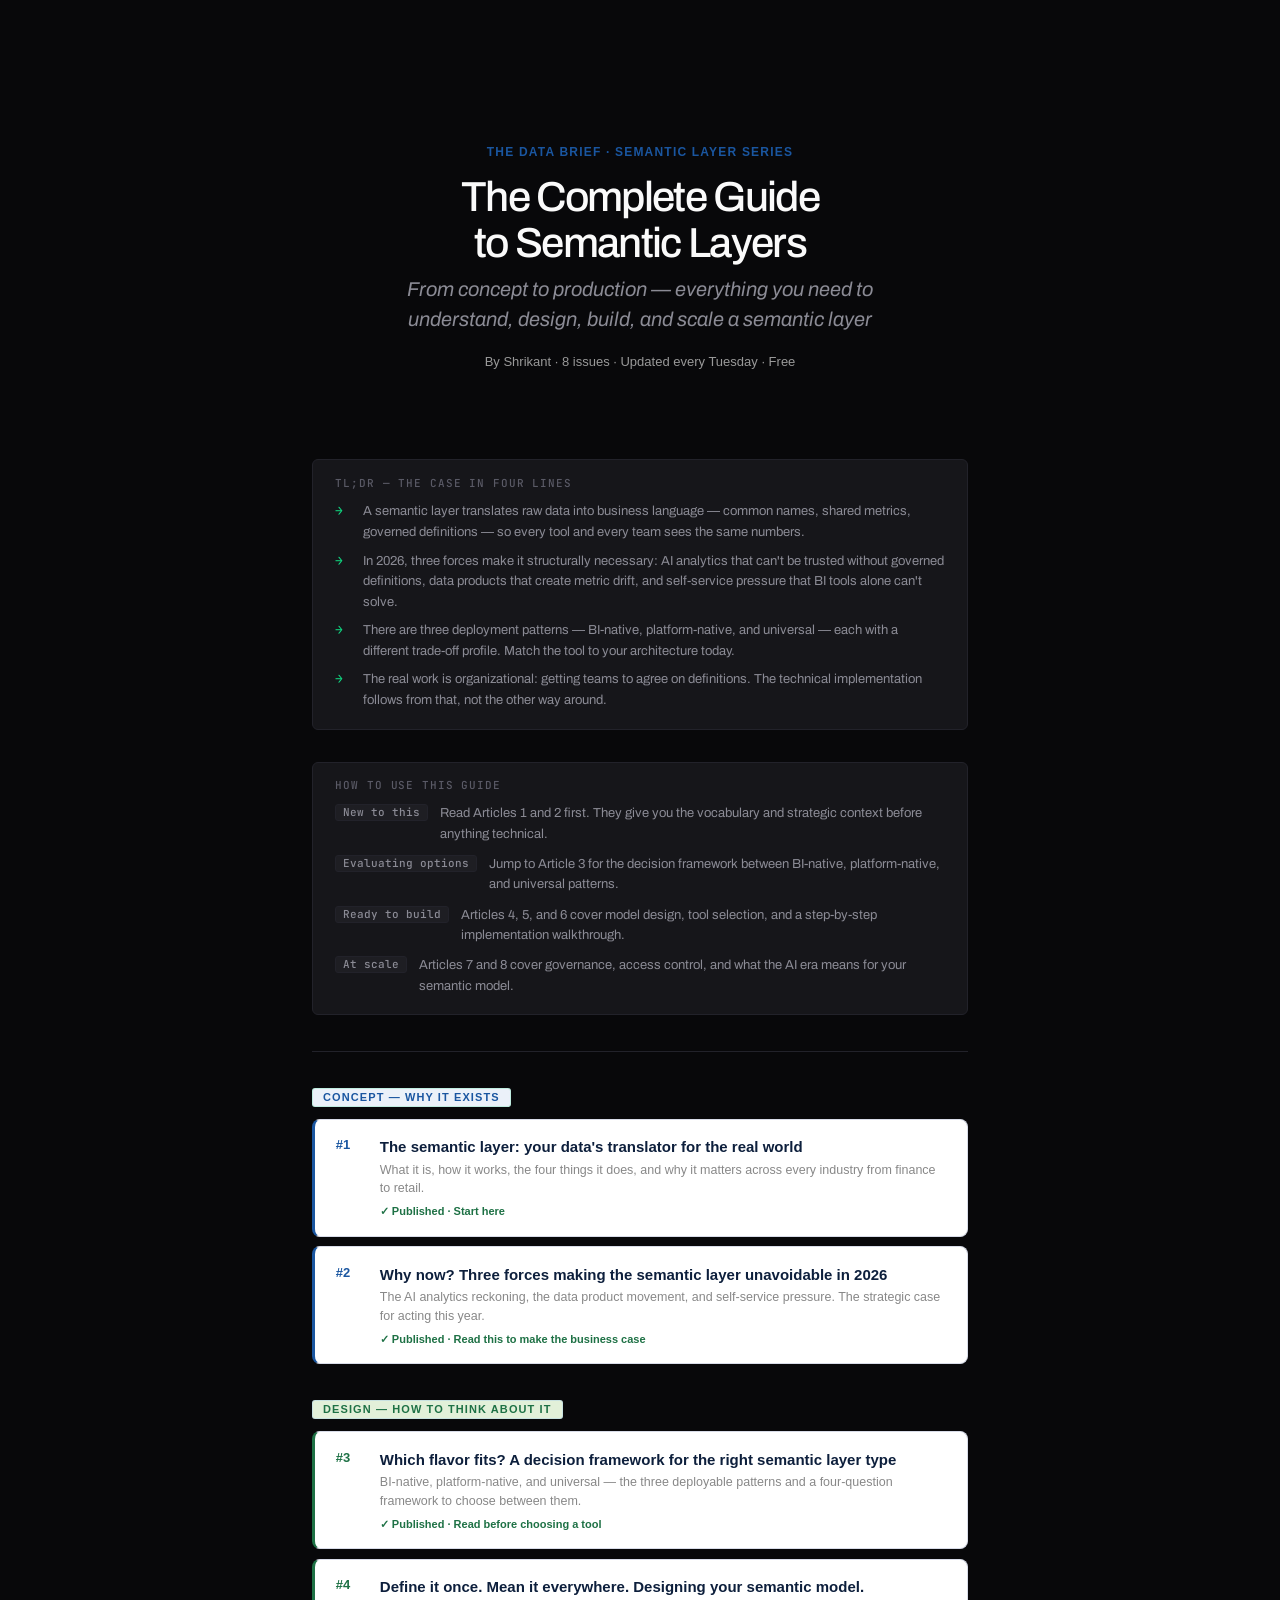
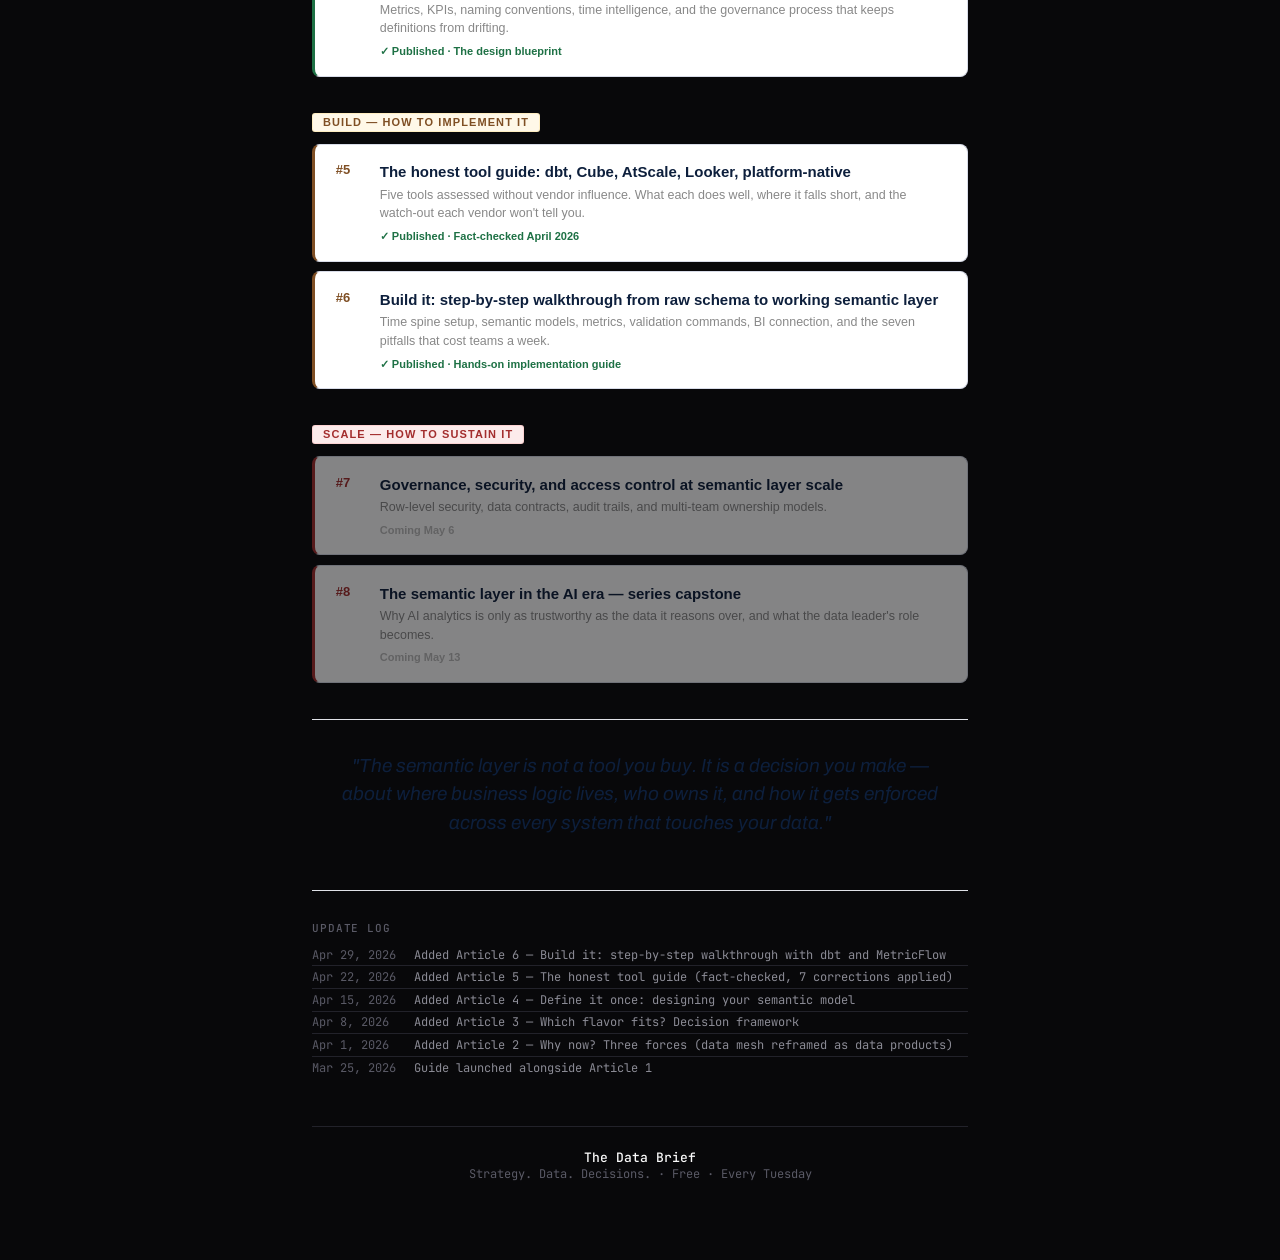
<file: tdb_semantic_layer_series/index.html>
<!DOCTYPE html>
<html lang="en">
<head>
<meta charset="UTF-8">
<meta name="viewport" content="width=device-width,initial-scale=1">
<title>The Data Brief · Semantic Layer Series</title>
<link rel="stylesheet" href="style.css">
<style>
.index-hero{text-align:center;padding:3rem 0 2rem}
.index-hero h1{font-size:42px;margin-bottom:.5rem}
.index-hero .subtitle{font-size:20px;max-width:520px;margin:0 auto 1rem}
.index-brand{font-family:Arial,sans-serif;font-size:12px;font-weight:700;color:#1A56A0;letter-spacing:.1em;text-transform:uppercase;margin-bottom:1rem}
.phase-section{margin-bottom:2.25rem}
.phase-label{font-family:Arial,sans-serif;font-size:11px;font-weight:700;letter-spacing:.1em;text-transform:uppercase;padding:3px 10px;border-radius:3px;display:inline-block;margin-bottom:.75rem}
.phase-label.concept{background:#EBF1F9;color:#1A56A0}
.phase-label.design{background:#E2F0D9;color:#1E7145}
.phase-label.build{background:#FFF8E8;color:#7F4F24}
.phase-label.scale{background:#FCEBEB;color:#A32D2D}
.article-link{display:flex;gap:1rem;border:0.5px solid #D8DCE8;border-radius:8px;padding:1.1rem 1.3rem;margin-bottom:.6rem;text-decoration:none;background:#fff;transition:border-color .15s,box-shadow .15s;align-items:flex-start}
.article-link:hover{border-color:#1A56A0;box-shadow:0 2px 8px rgba(26,86,160,.1)}
.article-link.concept{border-left:3px solid #1A56A0}
.article-link.design{border-left:3px solid #1E7145}
.article-link.build{border-left:3px solid #7F4F24}
.article-link.scale{border-left:3px solid #A32D2D;opacity:.5;cursor:default;pointer-events:none}
.art-num{font-family:Arial,sans-serif;font-size:13px;font-weight:700;min-width:28px;padding-top:1px}
.art-num.concept{color:#1A56A0}
.art-num.design{color:#1E7145}
.art-num.build{color:#7F4F24}
.art-num.scale{color:#A32D2D}
.art-body{}
.art-title{font-family:Arial,sans-serif;font-size:15px;font-weight:700;color:#0D1F3C;line-height:1.35;margin-bottom:3px}
.art-desc{font-family:Arial,sans-serif;font-size:12.5px;color:#888;line-height:1.5;margin-bottom:4px}
.art-status{font-family:Arial,sans-serif;font-size:11px;font-weight:700}
.art-status.live{color:#1E7145}
.art-status.coming{color:#BBB}
.index-quote{text-align:center;padding:2rem 1.5rem;margin:2rem 0;border-top:0.5px solid #E0E2E8;border-bottom:0.5px solid #E0E2E8}
.index-quote p{font-size:19px;font-style:italic;color:#0D1F3C;line-height:1.5}
</style>
</head>
<body>
<div class="article">
  <div class="index-hero">
    <div class="index-brand">The Data Brief · Semantic Layer Series</div>
    <h1>The Complete Guide<br>to Semantic Layers</h1>
    <p class="subtitle">From concept to production — everything you need to understand, design, build, and scale a semantic layer</p>
    <p style="font-family:Arial,sans-serif;font-size:13px;color:#999">By Shrikant · 8 issues · Updated every Tuesday · Free</p>
  </div>

  <div class="tldr">
    <div class="tldr-label">TL;DR — The case in four lines</div>
    <div class="tldr-row"><span class="tldr-arrow">→</span><span class="tldr-text">A semantic layer translates raw data into business language — common names, shared metrics, governed definitions — so every tool and every team sees the same numbers.</span></div>
    <div class="tldr-row"><span class="tldr-arrow">→</span><span class="tldr-text">In 2026, three forces make it structurally necessary: AI analytics that can't be trusted without governed definitions, data products that create metric drift, and self-service pressure that BI tools alone can't solve.</span></div>
    <div class="tldr-row"><span class="tldr-arrow">→</span><span class="tldr-text">There are three deployment patterns — BI-native, platform-native, and universal — each with a different trade-off profile. Match the tool to your architecture today.</span></div>
    <div class="tldr-row"><span class="tldr-arrow">→</span><span class="tldr-text">The real work is organizational: getting teams to agree on definitions. The technical implementation follows from that, not the other way around.</span></div>
  </div>

  <div class="how-to-use">
    <div class="how-label">How to use this guide</div>
    <div class="how-row"><span class="how-icon">New to this</span><span class="how-text">Read Articles 1 and 2 first. They give you the vocabulary and strategic context before anything technical.</span></div>
    <div class="how-row"><span class="how-icon">Evaluating options</span><span class="how-text">Jump to Article 3 for the decision framework between BI-native, platform-native, and universal patterns.</span></div>
    <div class="how-row"><span class="how-icon">Ready to build</span><span class="how-text">Articles 4, 5, and 6 cover model design, tool selection, and a step-by-step implementation walkthrough.</span></div>
    <div class="how-row"><span class="how-icon">At scale</span><span class="how-text">Articles 7 and 8 cover governance, access control, and what the AI era means for your semantic model.</span></div>
  </div>

  <hr>

  <div class="phase-section">
    <span class="phase-label concept">Concept — Why it exists</span>
    <a class="article-link concept" href="article1.html">
      <span class="art-num concept">#1</span>
      <div class="art-body">
        <div class="art-title">The semantic layer: your data's translator for the real world</div>
        <div class="art-desc">What it is, how it works, the four things it does, and why it matters across every industry from finance to retail.</div>
        <span class="art-status live">✓ Published · Start here</span>
      </div>
    </a>
    <a class="article-link concept" href="article2.html">
      <span class="art-num concept">#2</span>
      <div class="art-body">
        <div class="art-title">Why now? Three forces making the semantic layer unavoidable in 2026</div>
        <div class="art-desc">The AI analytics reckoning, the data product movement, and self-service pressure. The strategic case for acting this year.</div>
        <span class="art-status live">✓ Published · Read this to make the business case</span>
      </div>
    </a>
  </div>

  <div class="phase-section">
    <span class="phase-label design">Design — How to think about it</span>
    <a class="article-link design" href="article3.html">
      <span class="art-num design">#3</span>
      <div class="art-body">
        <div class="art-title">Which flavor fits? A decision framework for the right semantic layer type</div>
        <div class="art-desc">BI-native, platform-native, and universal — the three deployable patterns and a four-question framework to choose between them.</div>
        <span class="art-status live">✓ Published · Read before choosing a tool</span>
      </div>
    </a>
    <a class="article-link design" href="article4.html">
      <span class="art-num design">#4</span>
      <div class="art-body">
        <div class="art-title">Define it once. Mean it everywhere. Designing your semantic model.</div>
        <div class="art-desc">Metrics, KPIs, naming conventions, time intelligence, and the governance process that keeps definitions from drifting.</div>
        <span class="art-status live">✓ Published · The design blueprint</span>
      </div>
    </a>
  </div>

  <div class="phase-section">
    <span class="phase-label build">Build — How to implement it</span>
    <a class="article-link build" href="article5.html">
      <span class="art-num build">#5</span>
      <div class="art-body">
        <div class="art-title">The honest tool guide: dbt, Cube, AtScale, Looker, platform-native</div>
        <div class="art-desc">Five tools assessed without vendor influence. What each does well, where it falls short, and the watch-out each vendor won't tell you.</div>
        <span class="art-status live">✓ Published · Fact-checked April 2026</span>
      </div>
    </a>
    <a class="article-link build" href="article6.html">
      <span class="art-num build">#6</span>
      <div class="art-body">
        <div class="art-title">Build it: step-by-step walkthrough from raw schema to working semantic layer</div>
        <div class="art-desc">Time spine setup, semantic models, metrics, validation commands, BI connection, and the seven pitfalls that cost teams a week.</div>
        <span class="art-status live">✓ Published · Hands-on implementation guide</span>
      </div>
    </a>
  </div>

  <div class="phase-section">
    <span class="phase-label scale">Scale — How to sustain it</span>
    <a class="article-link scale" href="#">
      <span class="art-num scale">#7</span>
      <div class="art-body">
        <div class="art-title">Governance, security, and access control at semantic layer scale</div>
        <div class="art-desc">Row-level security, data contracts, audit trails, and multi-team ownership models.</div>
        <span class="art-status coming">Coming May 6</span>
      </div>
    </a>
    <a class="article-link scale" href="#">
      <span class="art-num scale">#8</span>
      <div class="art-body">
        <div class="art-title">The semantic layer in the AI era — series capstone</div>
        <div class="art-desc">Why AI analytics is only as trustworthy as the data it reasons over, and what the data leader's role becomes.</div>
        <span class="art-status coming">Coming May 13</span>
      </div>
    </a>
  </div>

  <div class="index-quote">
    <p>"The semantic layer is not a tool you buy. It is a decision you make — about where business logic lives, who owns it, and how it gets enforced across every system that touches your data."</p>
  </div>

  <div class="update-log">
    <div class="update-label">Update log</div>
    <div class="update-row"><span class="update-date">Apr 29, 2026</span><span class="update-text">Added Article 6 — Build it: step-by-step walkthrough with dbt and MetricFlow</span></div>
    <div class="update-row"><span class="update-date">Apr 22, 2026</span><span class="update-text">Added Article 5 — The honest tool guide (fact-checked, 7 corrections applied)</span></div>
    <div class="update-row"><span class="update-date">Apr 15, 2026</span><span class="update-text">Added Article 4 — Define it once: designing your semantic model</span></div>
    <div class="update-row"><span class="update-date">Apr 8, 2026</span><span class="update-text">Added Article 3 — Which flavor fits? Decision framework</span></div>
    <div class="update-row"><span class="update-date">Apr 1, 2026</span><span class="update-text">Added Article 2 — Why now? Three forces (data mesh reframed as data products)</span></div>
    <div class="update-row"><span class="update-date">Mar 25, 2026</span><span class="update-text">Guide launched alongside Article 1</span></div>
  </div>

  <div class="article-footer">
    <div class="footer-brand">The Data Brief</div>
    <div class="footer-tag">Strategy. Data. Decisions. · Free · Every Tuesday</div>
  </div>
</div>
</body>
</html>
</file>
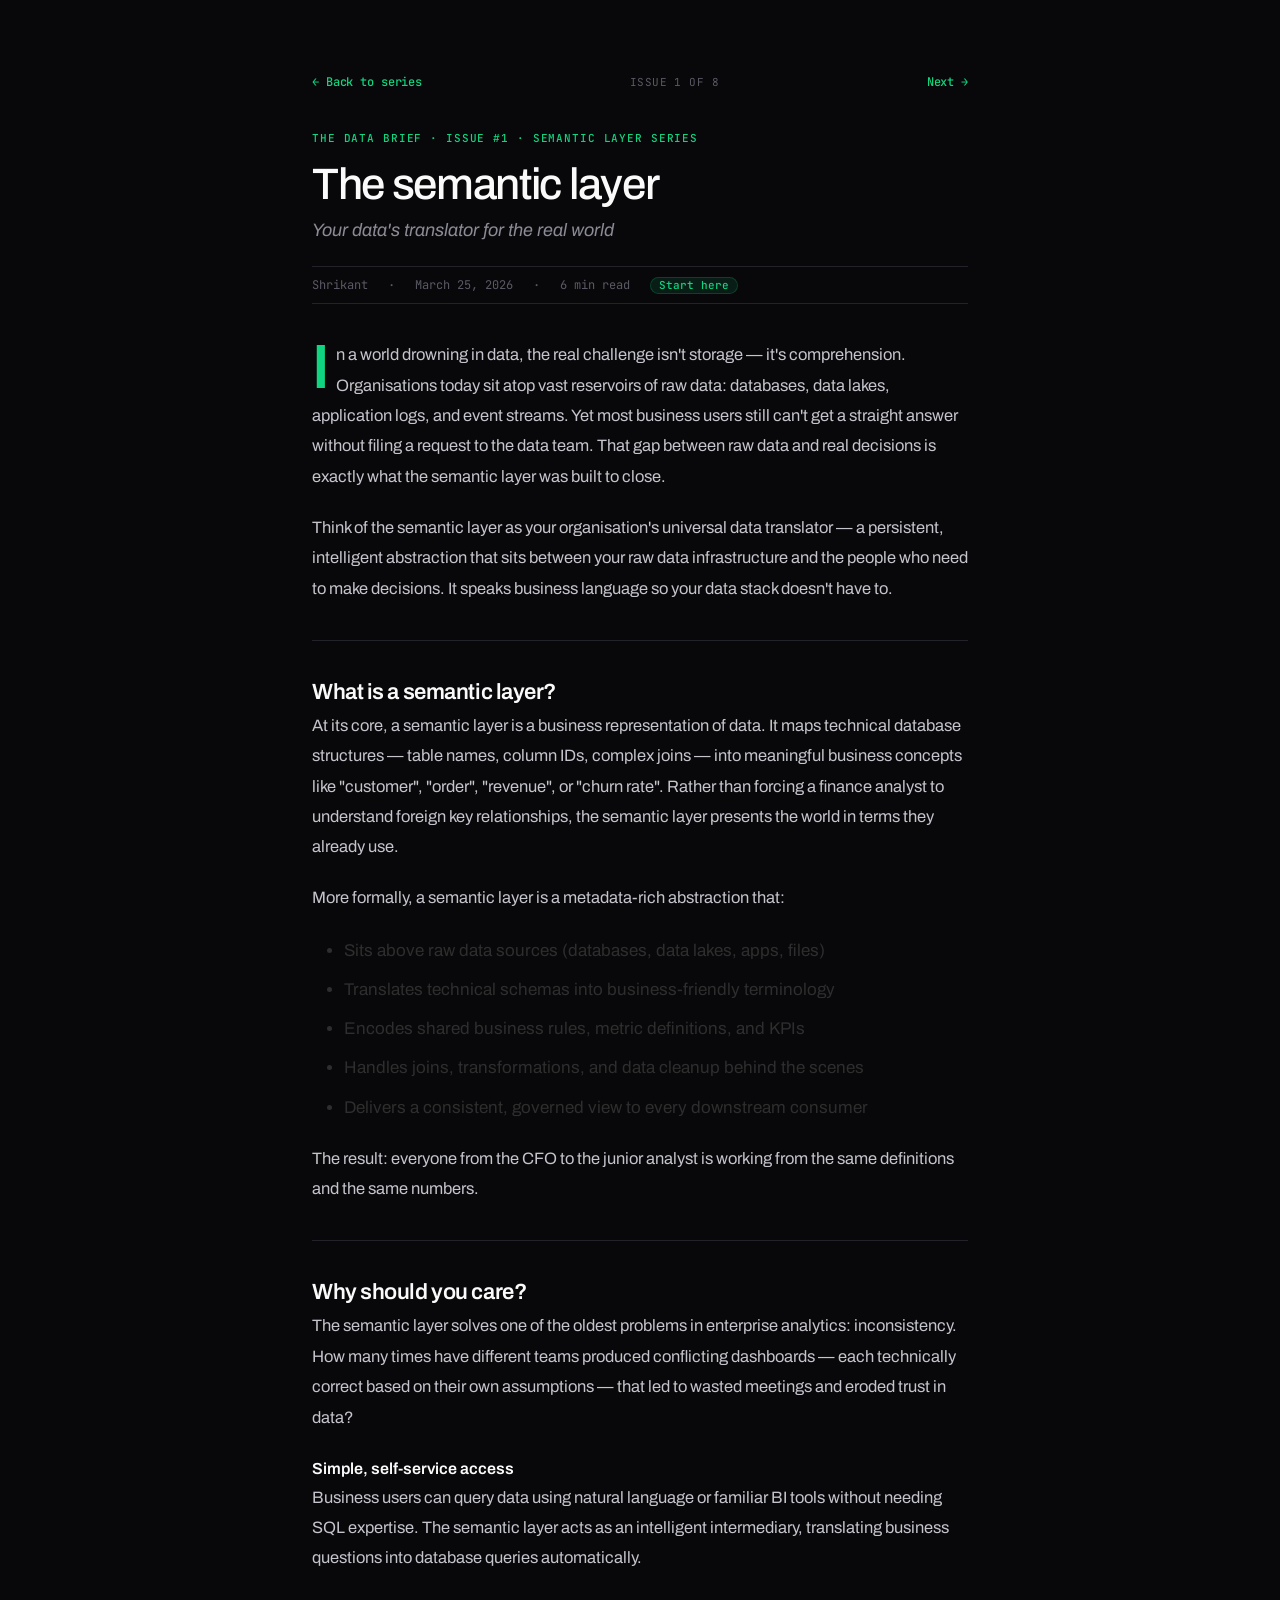
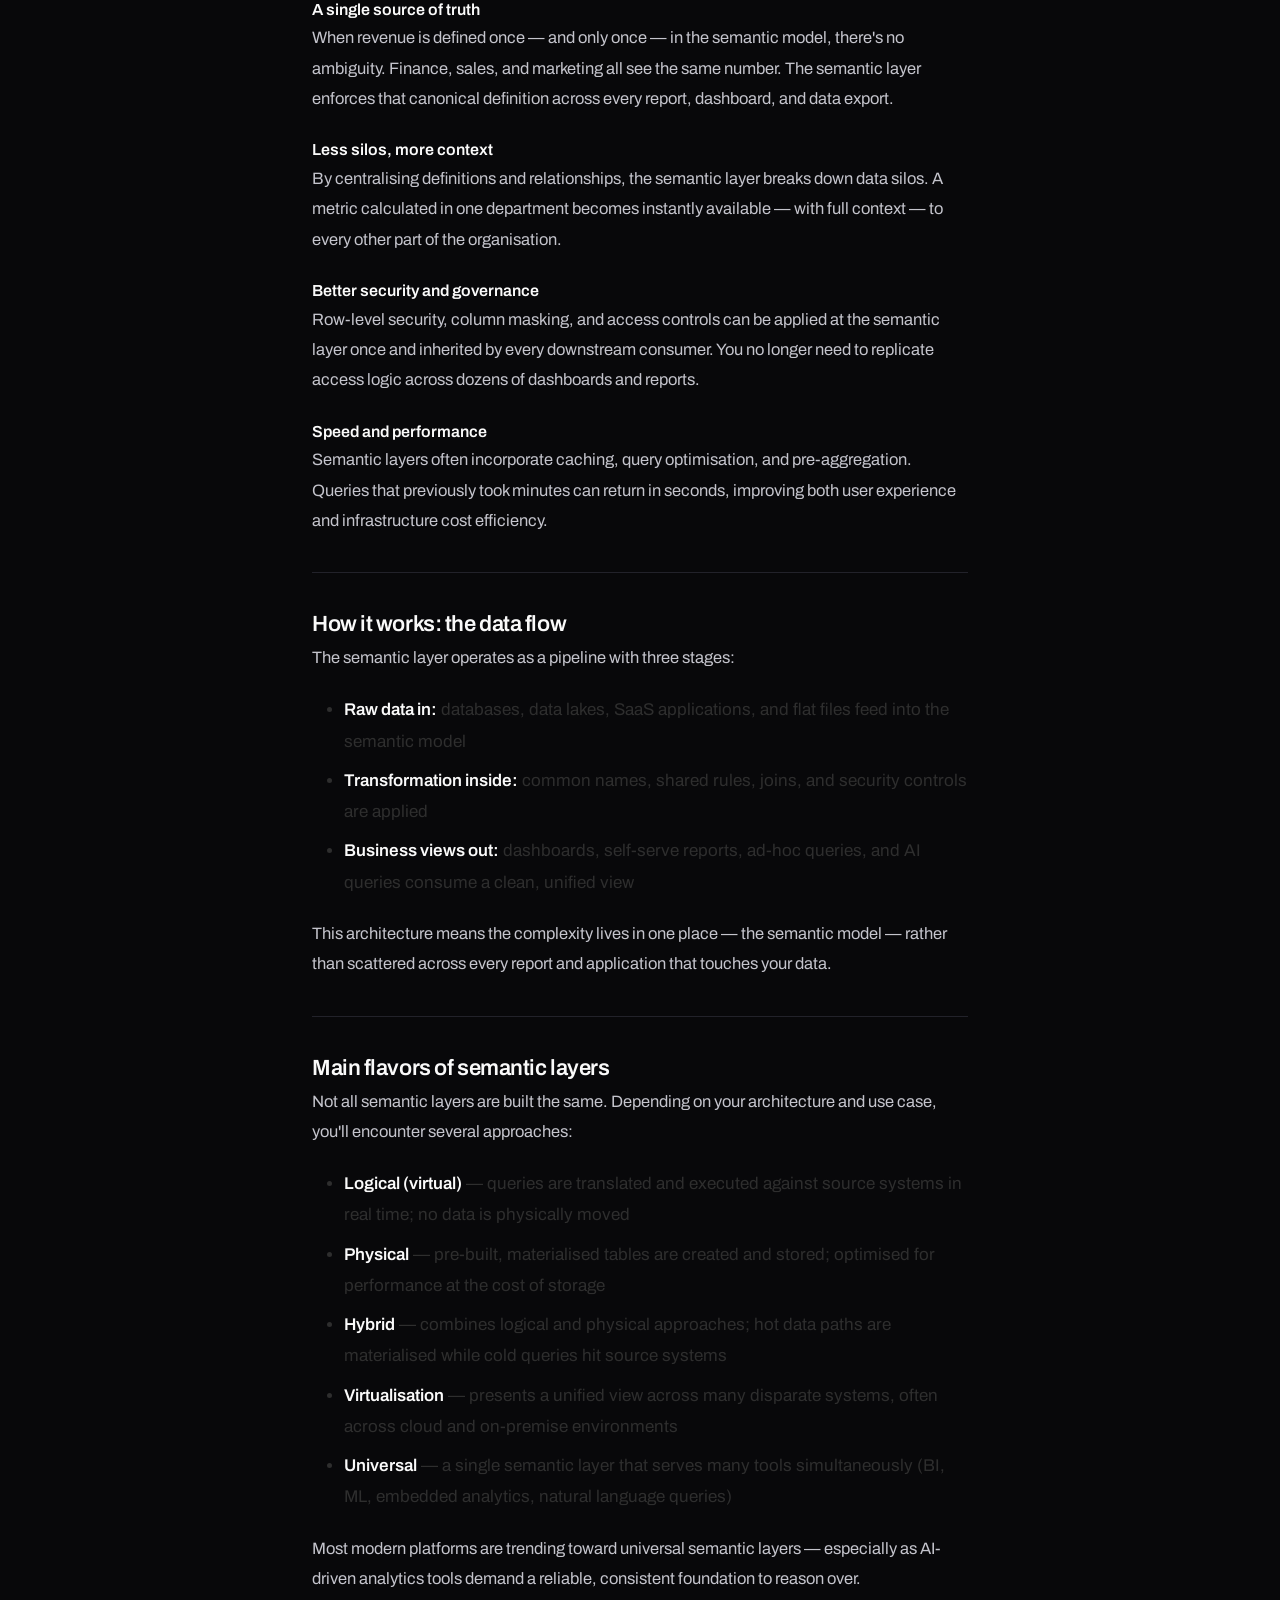
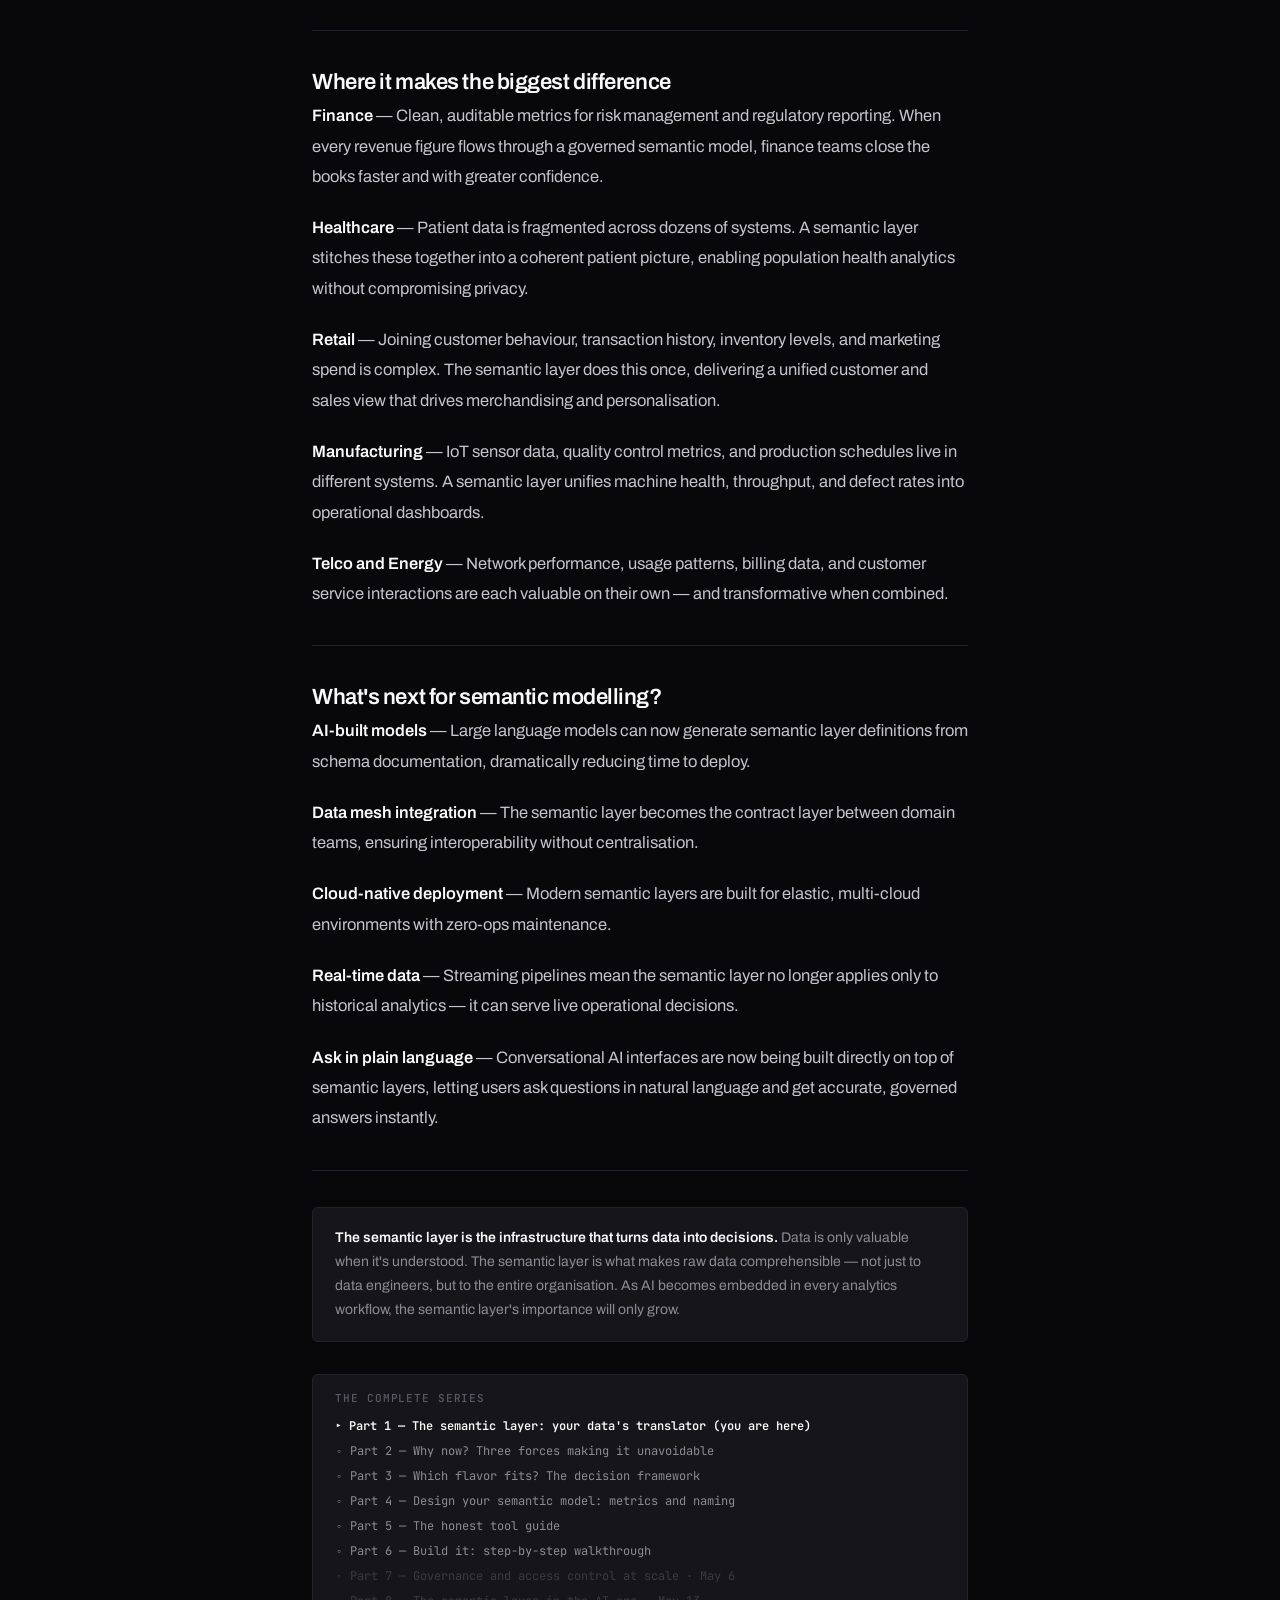
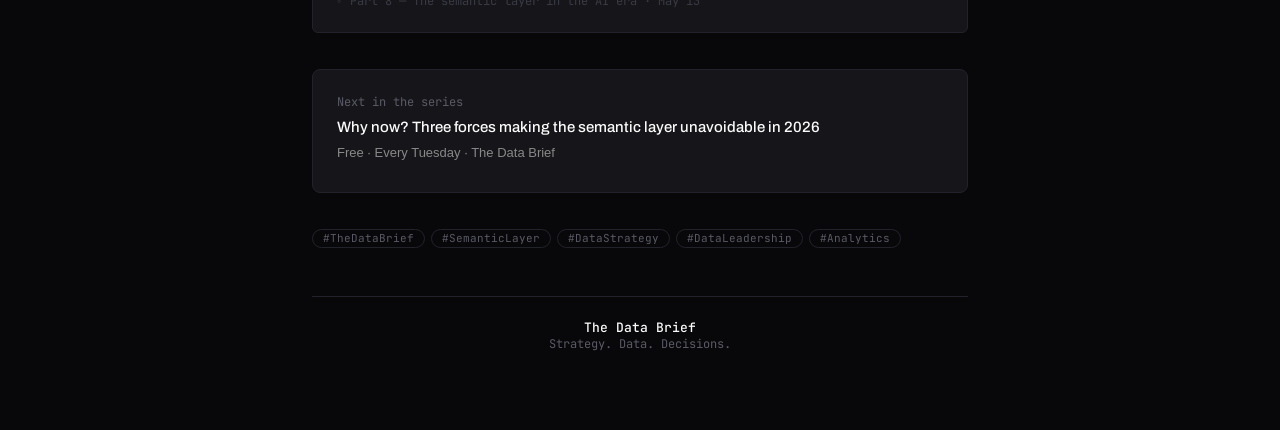
<file: tdb_semantic_layer_series/article1.html>
<!DOCTYPE html>
<html lang="en">
<head>
<meta charset="UTF-8">
<meta name="viewport" content="width=device-width,initial-scale=1">
<title>The Data Brief · Issue #1 · The Semantic Layer</title>
<link rel="canonical" href="https://shrikantlambe.substack.com/p/the-semantic-layer-your-datas-translator">
<link rel="stylesheet" href="style.css">
</head>
<body>
<div class="nav">
  <a href="index.html">← Back to series</a>
  <span class="nav-series">Issue 1 of 8</span>
  <a href="article2.html">Next →</a>
</div>
<div class="article">

<p class="kicker">The Data Brief · Issue #1 · Semantic Layer Series</p>
<h1>The semantic layer</h1>
<p class="subtitle">Your data's translator for the real world</p>
<div class="byline">
  <span>Shrikant</span><span>·</span><span>March 25, 2026</span><span>·</span><span>6 min read</span>
  <span class="byline-badge">Start here</span>
</div>

<p class="drop-cap">In a world drowning in data, the real challenge isn't storage — it's comprehension. Organisations today sit atop vast reservoirs of raw data: databases, data lakes, application logs, and event streams. Yet most business users still can't get a straight answer without filing a request to the data team. That gap between raw data and real decisions is exactly what the semantic layer was built to close.</p>

<p>Think of the semantic layer as your organisation's universal data translator — a persistent, intelligent abstraction that sits between your raw data infrastructure and the people who need to make decisions. It speaks business language so your data stack doesn't have to.</p>

<hr>

<h2>What is a semantic layer?</h2>

<p>At its core, a semantic layer is a business representation of data. It maps technical database structures — table names, column IDs, complex joins — into meaningful business concepts like "customer", "order", "revenue", or "churn rate". Rather than forcing a finance analyst to understand foreign key relationships, the semantic layer presents the world in terms they already use.</p>

<p>More formally, a semantic layer is a metadata-rich abstraction that:</p>
<ul style="margin:1rem 0 1.3rem 2rem;font-size:17px;line-height:1.84;color:#2E2E2E">
  <li style="margin-bottom:.5rem">Sits above raw data sources (databases, data lakes, apps, files)</li>
  <li style="margin-bottom:.5rem">Translates technical schemas into business-friendly terminology</li>
  <li style="margin-bottom:.5rem">Encodes shared business rules, metric definitions, and KPIs</li>
  <li style="margin-bottom:.5rem">Handles joins, transformations, and data cleanup behind the scenes</li>
  <li>Delivers a consistent, governed view to every downstream consumer</li>
</ul>

<p>The result: everyone from the CFO to the junior analyst is working from the same definitions and the same numbers.</p>

<hr>

<h2>Why should you care?</h2>

<p>The semantic layer solves one of the oldest problems in enterprise analytics: inconsistency. How many times have different teams produced conflicting dashboards — each technically correct based on their own assumptions — that led to wasted meetings and eroded trust in data?</p>

<h3>Simple, self-service access</h3>
<p>Business users can query data using natural language or familiar BI tools without needing SQL expertise. The semantic layer acts as an intelligent intermediary, translating business questions into database queries automatically.</p>

<h3>A single source of truth</h3>
<p>When revenue is defined once — and only once — in the semantic model, there's no ambiguity. Finance, sales, and marketing all see the same number. The semantic layer enforces that canonical definition across every report, dashboard, and data export.</p>

<h3>Less silos, more context</h3>
<p>By centralising definitions and relationships, the semantic layer breaks down data silos. A metric calculated in one department becomes instantly available — with full context — to every other part of the organisation.</p>

<h3>Better security and governance</h3>
<p>Row-level security, column masking, and access controls can be applied at the semantic layer once and inherited by every downstream consumer. You no longer need to replicate access logic across dozens of dashboards and reports.</p>

<h3>Speed and performance</h3>
<p>Semantic layers often incorporate caching, query optimisation, and pre-aggregation. Queries that previously took minutes can return in seconds, improving both user experience and infrastructure cost efficiency.</p>

<hr>

<h2>How it works: the data flow</h2>

<p>The semantic layer operates as a pipeline with three stages:</p>

<ul style="margin:1rem 0 1.3rem 2rem;font-size:17px;line-height:1.84;color:#2E2E2E">
  <li style="margin-bottom:.5rem"><strong>Raw data in:</strong> databases, data lakes, SaaS applications, and flat files feed into the semantic model</li>
  <li style="margin-bottom:.5rem"><strong>Transformation inside:</strong> common names, shared rules, joins, and security controls are applied</li>
  <li><strong>Business views out:</strong> dashboards, self-serve reports, ad-hoc queries, and AI queries consume a clean, unified view</li>
</ul>

<p>This architecture means the complexity lives in one place — the semantic model — rather than scattered across every report and application that touches your data.</p>

<hr>

<h2>Main flavors of semantic layers</h2>

<p>Not all semantic layers are built the same. Depending on your architecture and use case, you'll encounter several approaches:</p>

<ul style="margin:1rem 0 1.3rem 2rem;font-size:17px;line-height:1.84;color:#2E2E2E">
  <li style="margin-bottom:.5rem"><strong>Logical (virtual)</strong> — queries are translated and executed against source systems in real time; no data is physically moved</li>
  <li style="margin-bottom:.5rem"><strong>Physical</strong> — pre-built, materialised tables are created and stored; optimised for performance at the cost of storage</li>
  <li style="margin-bottom:.5rem"><strong>Hybrid</strong> — combines logical and physical approaches; hot data paths are materialised while cold queries hit source systems</li>
  <li style="margin-bottom:.5rem"><strong>Virtualisation</strong> — presents a unified view across many disparate systems, often across cloud and on-premise environments</li>
  <li><strong>Universal</strong> — a single semantic layer that serves many tools simultaneously (BI, ML, embedded analytics, natural language queries)</li>
</ul>

<p>Most modern platforms are trending toward universal semantic layers — especially as AI-driven analytics tools demand a reliable, consistent foundation to reason over.</p>

<hr>

<h2>Where it makes the biggest difference</h2>

<p><strong>Finance</strong> — Clean, auditable metrics for risk management and regulatory reporting. When every revenue figure flows through a governed semantic model, finance teams close the books faster and with greater confidence.</p>

<p><strong>Healthcare</strong> — Patient data is fragmented across dozens of systems. A semantic layer stitches these together into a coherent patient picture, enabling population health analytics without compromising privacy.</p>

<p><strong>Retail</strong> — Joining customer behaviour, transaction history, inventory levels, and marketing spend is complex. The semantic layer does this once, delivering a unified customer and sales view that drives merchandising and personalisation.</p>

<p><strong>Manufacturing</strong> — IoT sensor data, quality control metrics, and production schedules live in different systems. A semantic layer unifies machine health, throughput, and defect rates into operational dashboards.</p>

<p><strong>Telco and Energy</strong> — Network performance, usage patterns, billing data, and customer service interactions are each valuable on their own — and transformative when combined.</p>

<hr>

<h2>What's next for semantic modelling?</h2>

<p><strong>AI-built models</strong> — Large language models can now generate semantic layer definitions from schema documentation, dramatically reducing time to deploy.</p>
<p><strong>Data mesh integration</strong> — The semantic layer becomes the contract layer between domain teams, ensuring interoperability without centralisation.</p>
<p><strong>Cloud-native deployment</strong> — Modern semantic layers are built for elastic, multi-cloud environments with zero-ops maintenance.</p>
<p><strong>Real-time data</strong> — Streaming pipelines mean the semantic layer no longer applies only to historical analytics — it can serve live operational decisions.</p>
<p><strong>Ask in plain language</strong> — Conversational AI interfaces are now being built directly on top of semantic layers, letting users ask questions in natural language and get accurate, governed answers instantly.</p>

<hr>

<div class="section-end"><strong>The semantic layer is the infrastructure that turns data into decisions.</strong> Data is only valuable when it's understood. The semantic layer is what makes raw data comprehensible — not just to data engineers, but to the entire organisation. As AI becomes embedded in every analytics workflow, the semantic layer's importance will only grow.</div>

<div class="series-footer">
  <div class="series-label">The complete series</div>
  <div class="series-row current">▸ Part 1 — The semantic layer: your data's translator (you are here)</div>
  <div class="series-row"><a href="article2.html">◦ Part 2 — Why now? Three forces making it unavoidable</a></div>
  <div class="series-row"><a href="article3.html">◦ Part 3 — Which flavor fits? The decision framework</a></div>
  <div class="series-row"><a href="article4.html">◦ Part 4 — Design your semantic model: metrics and naming</a></div>
  <div class="series-row"><a href="article5.html">◦ Part 5 — The honest tool guide</a></div>
  <div class="series-row"><a href="article6.html">◦ Part 6 — Build it: step-by-step walkthrough</a></div>
  <div class="series-row coming">◦ Part 7 — Governance and access control at scale · May 6</div>
  <div class="series-row coming">◦ Part 8 — The semantic layer in the AI era · May 13</div>
</div>

<div class="cta">
  <p>Next in the series</p>
  <strong>Why now? Three forces making the semantic layer unavoidable in 2026</strong>
  <p style="margin-top:.4rem;font-family:Arial,sans-serif;font-size:13px;color:#888">Free · Every Tuesday · The Data Brief</p>
</div>

<div class="tags">
  <span class="tag">#TheDataBrief</span><span class="tag">#SemanticLayer</span><span class="tag">#DataStrategy</span><span class="tag">#DataLeadership</span><span class="tag">#Analytics</span>
</div>

<div class="article-footer">
  <div class="footer-brand">The Data Brief</div>
  <div class="footer-tag">Strategy. Data. Decisions.</div>
</div>
</div>
</body>
</html>
</file>
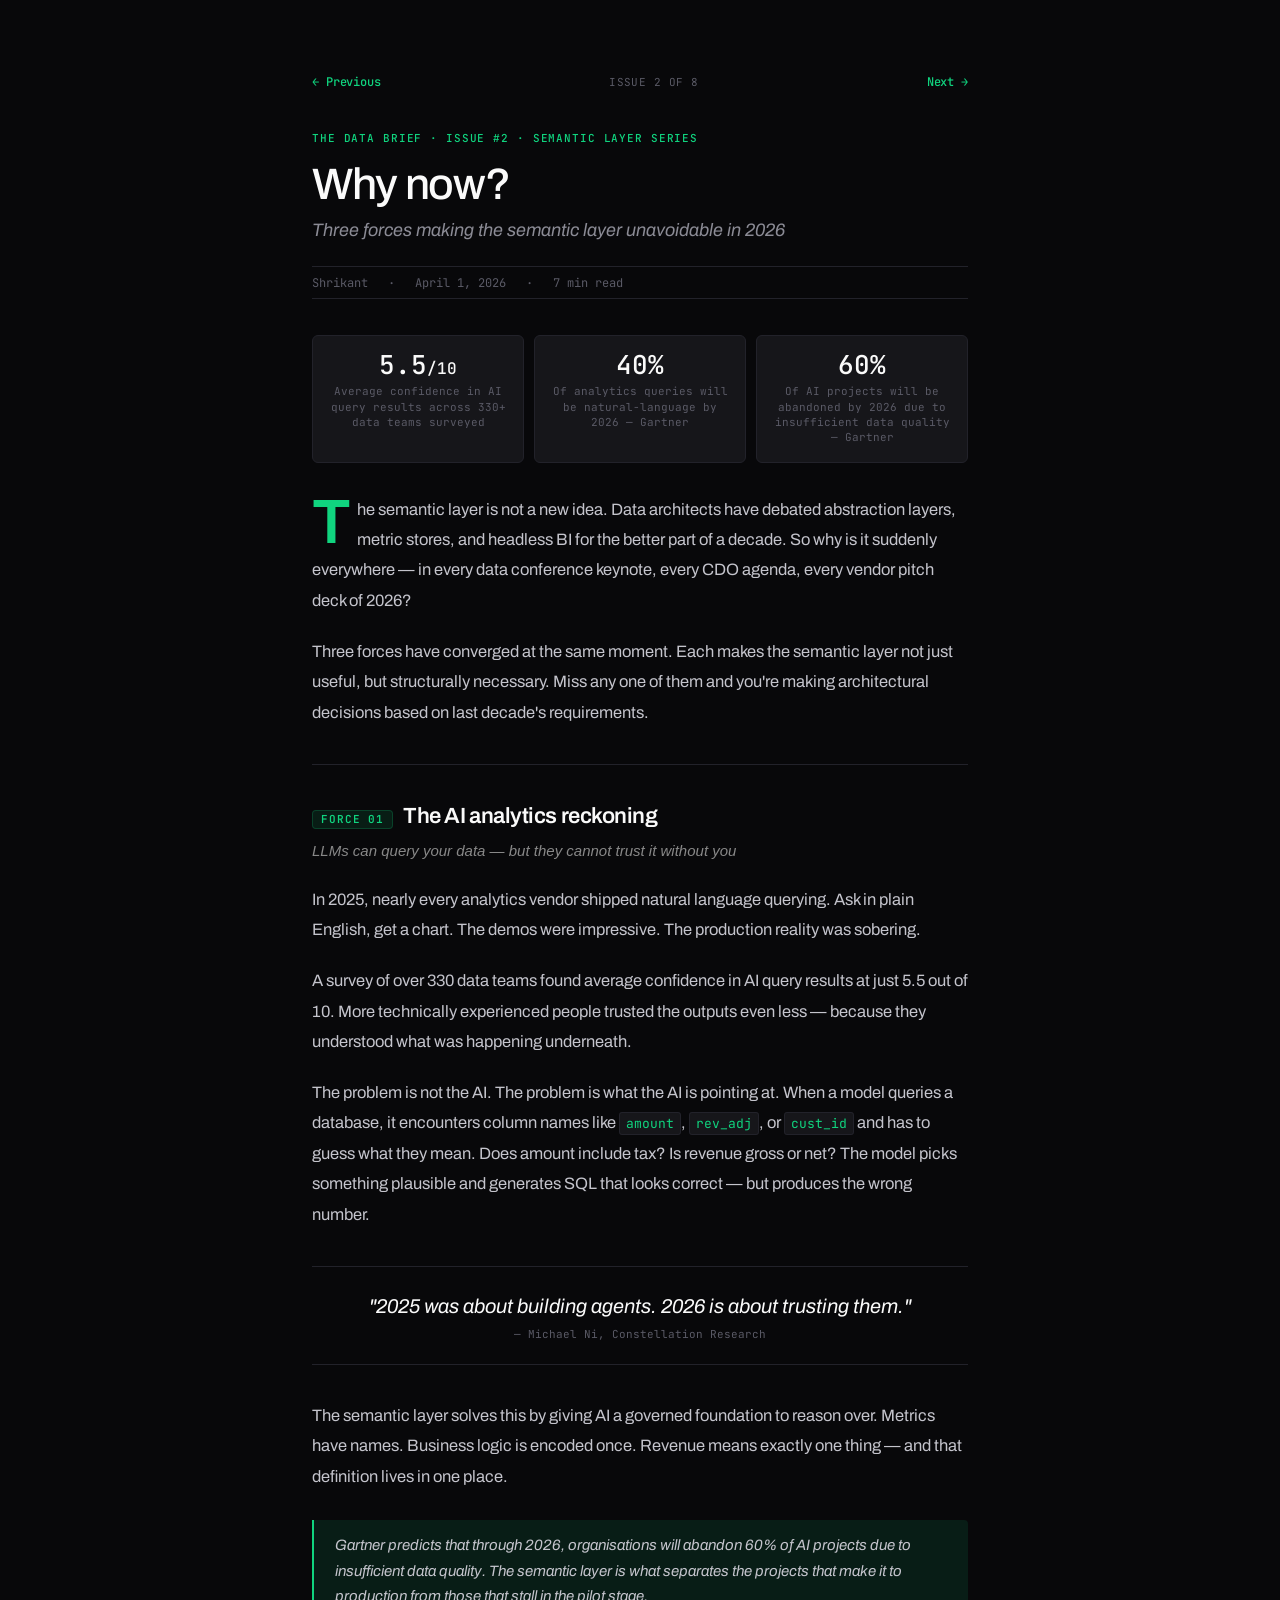
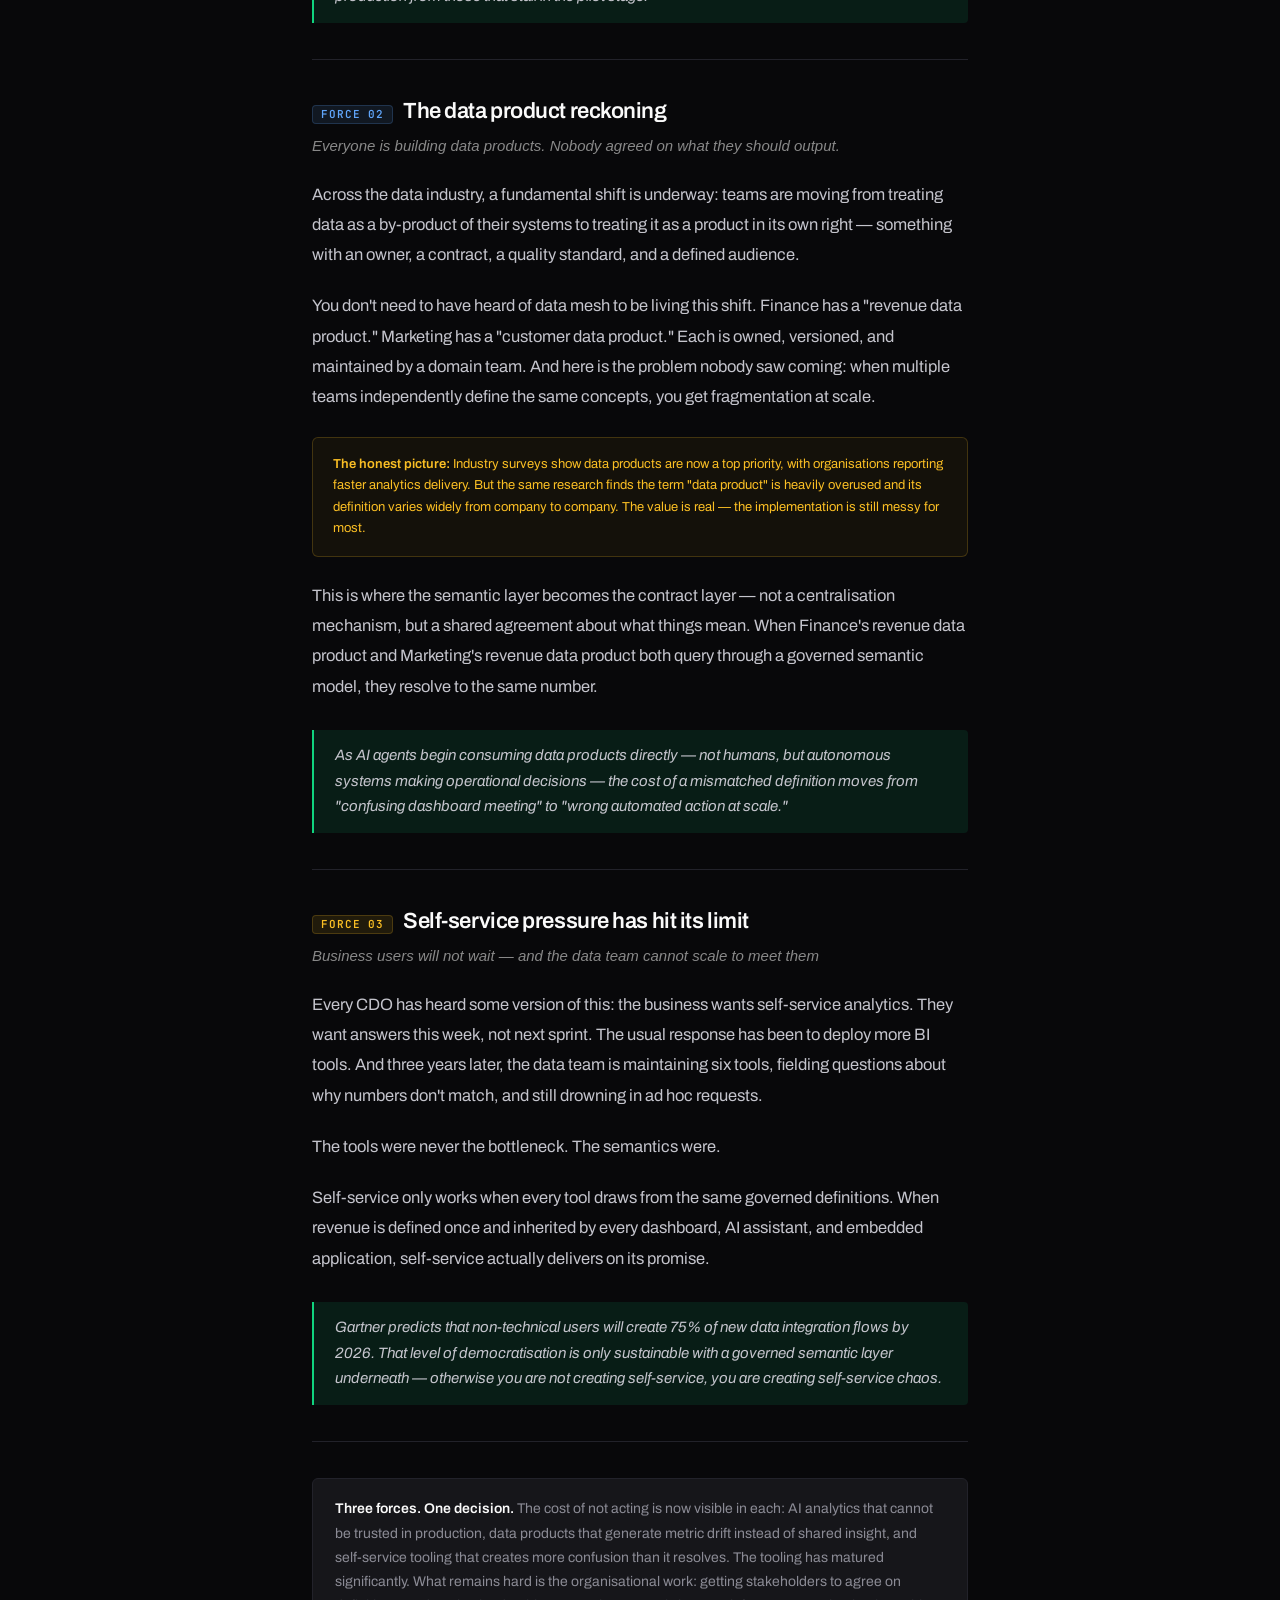
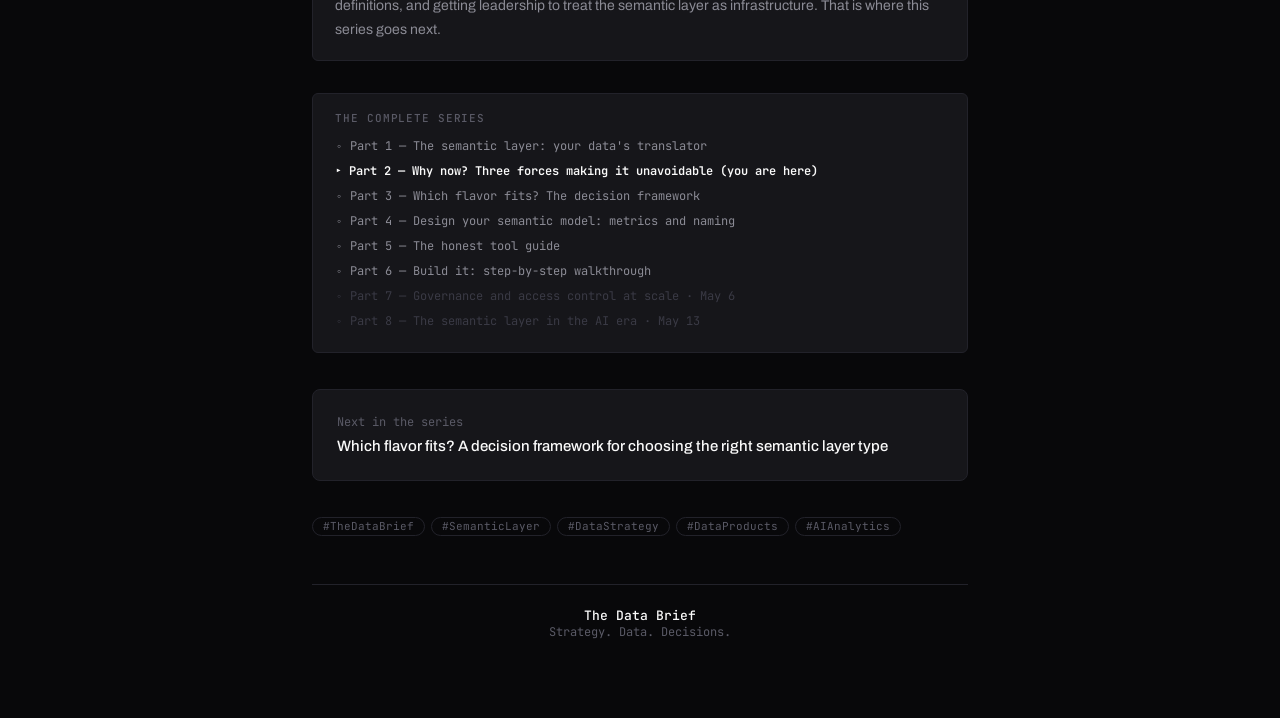
<file: tdb_semantic_layer_series/article2.html>
<!DOCTYPE html>
<html lang="en">
<head>
<meta charset="UTF-8"><meta name="viewport" content="width=device-width,initial-scale=1">
<title>The Data Brief · Issue #2 · Why Now?</title>
<link rel="canonical" href="https://shrikantlambe.substack.com/p/why-now">
<link rel="stylesheet" href="style.css">
</head>
<body>
<div class="nav"><a href="article1.html">← Previous</a><span class="nav-series">Issue 2 of 8</span><a href="article3.html">Next →</a></div>
<div class="article">

<p class="kicker">The Data Brief · Issue #2 · Semantic Layer Series</p>
<h1>Why now?</h1>
<p class="subtitle">Three forces making the semantic layer unavoidable in 2026</p>
<div class="byline"><span>Shrikant</span><span>·</span><span>April 1, 2026</span><span>·</span><span>7 min read</span></div>

<div class="stat-strip">
  <div class="stat-card"><div class="stat-num">5.5<span style="font-size:16px">/10</span></div><div class="stat-label">Average confidence in AI query results across 330+ data teams surveyed</div></div>
  <div class="stat-card"><div class="stat-num">40%</div><div class="stat-label">Of analytics queries will be natural-language by 2026 — Gartner</div></div>
  <div class="stat-card"><div class="stat-num">60%</div><div class="stat-label">Of AI projects will be abandoned by 2026 due to insufficient data quality — Gartner</div></div>
</div>

<p class="drop-cap">The semantic layer is not a new idea. Data architects have debated abstraction layers, metric stores, and headless BI for the better part of a decade. So why is it suddenly everywhere — in every data conference keynote, every CDO agenda, every vendor pitch deck of 2026?</p>
<p>Three forces have converged at the same moment. Each makes the semantic layer not just useful, but structurally necessary. Miss any one of them and you're making architectural decisions based on last decade's requirements.</p>

<hr>

<div class="force-header"><span class="force-num">Force 01</span><h2 style="margin:0">The AI analytics reckoning</h2></div>
<p style="font-style:italic;color:#888;font-family:Arial,sans-serif;font-size:15px;margin-bottom:1.25rem">LLMs can query your data — but they cannot trust it without you</p>

<p>In 2025, nearly every analytics vendor shipped natural language querying. Ask in plain English, get a chart. The demos were impressive. The production reality was sobering.</p>
<p>A survey of over 330 data teams found average confidence in AI query results at just 5.5 out of 10. More technically experienced people trusted the outputs even less — because they understood what was happening underneath.</p>
<p>The problem is not the AI. The problem is what the AI is pointing at. When a model queries a database, it encounters column names like <code>amount</code>, <code>rev_adj</code>, or <code>cust_id</code> and has to guess what they mean. Does amount include tax? Is revenue gross or net? The model picks something plausible and generates SQL that looks correct — but produces the wrong number.</p>

<div class="pull-quote"><p>"2025 was about building agents. 2026 is about trusting them."</p><cite>— Michael Ni, Constellation Research</cite></div>

<p>The semantic layer solves this by giving AI a governed foundation to reason over. Metrics have names. Business logic is encoded once. Revenue means exactly one thing — and that definition lives in one place.</p>
<blockquote><p>Gartner predicts that through 2026, organisations will abandon 60% of AI projects due to insufficient data quality. The semantic layer is what separates the projects that make it to production from those that stall in the pilot stage.</p></blockquote>

<hr>

<div class="force-header"><span class="force-num teal">Force 02</span><h2 style="margin:0">The data product reckoning</h2></div>
<p style="font-style:italic;color:#888;font-family:Arial,sans-serif;font-size:15px;margin-bottom:1.25rem">Everyone is building data products. Nobody agreed on what they should output.</p>

<p>Across the data industry, a fundamental shift is underway: teams are moving from treating data as a by-product of their systems to treating it as a product in its own right — something with an owner, a contract, a quality standard, and a defined audience.</p>
<p>You don't need to have heard of data mesh to be living this shift. Finance has a "revenue data product." Marketing has a "customer data product." Each is owned, versioned, and maintained by a domain team. And here is the problem nobody saw coming: when multiple teams independently define the same concepts, you get fragmentation at scale.</p>

<div class="honest-box"><p><strong>The honest picture:</strong> Industry surveys show data products are now a top priority, with organisations reporting faster analytics delivery. But the same research finds the term "data product" is heavily overused and its definition varies widely from company to company. The value is real — the implementation is still messy for most.</p></div>

<p>This is where the semantic layer becomes the contract layer — not a centralisation mechanism, but a shared agreement about what things mean. When Finance's revenue data product and Marketing's revenue data product both query through a governed semantic model, they resolve to the same number.</p>
<blockquote><p>As AI agents begin consuming data products directly — not humans, but autonomous systems making operational decisions — the cost of a mismatched definition moves from "confusing dashboard meeting" to "wrong automated action at scale."</p></blockquote>

<hr>

<div class="force-header"><span class="force-num amber">Force 03</span><h2 style="margin:0">Self-service pressure has hit its limit</h2></div>
<p style="font-style:italic;color:#888;font-family:Arial,sans-serif;font-size:15px;margin-bottom:1.25rem">Business users will not wait — and the data team cannot scale to meet them</p>

<p>Every CDO has heard some version of this: the business wants self-service analytics. They want answers this week, not next sprint. The usual response has been to deploy more BI tools. And three years later, the data team is maintaining six tools, fielding questions about why numbers don't match, and still drowning in ad hoc requests.</p>
<p>The tools were never the bottleneck. The semantics were.</p>
<p>Self-service only works when every tool draws from the same governed definitions. When revenue is defined once and inherited by every dashboard, AI assistant, and embedded application, self-service actually delivers on its promise.</p>
<blockquote><p>Gartner predicts that non-technical users will create 75% of new data integration flows by 2026. That level of democratisation is only sustainable with a governed semantic layer underneath — otherwise you are not creating self-service, you are creating self-service chaos.</p></blockquote>

<hr>

<div class="section-end"><strong>Three forces. One decision.</strong> The cost of not acting is now visible in each: AI analytics that cannot be trusted in production, data products that generate metric drift instead of shared insight, and self-service tooling that creates more confusion than it resolves. The tooling has matured significantly. What remains hard is the organisational work: getting stakeholders to agree on definitions, and getting leadership to treat the semantic layer as infrastructure. That is where this series goes next.</div>

<div class="series-footer">
  <div class="series-label">The complete series</div>
  <div class="series-row"><a href="article1.html">◦ Part 1 — The semantic layer: your data's translator</a></div>
  <div class="series-row current">▸ Part 2 — Why now? Three forces making it unavoidable (you are here)</div>
  <div class="series-row"><a href="article3.html">◦ Part 3 — Which flavor fits? The decision framework</a></div>
  <div class="series-row"><a href="article4.html">◦ Part 4 — Design your semantic model: metrics and naming</a></div>
  <div class="series-row"><a href="article5.html">◦ Part 5 — The honest tool guide</a></div>
  <div class="series-row"><a href="article6.html">◦ Part 6 — Build it: step-by-step walkthrough</a></div>
  <div class="series-row coming">◦ Part 7 — Governance and access control at scale · May 6</div>
  <div class="series-row coming">◦ Part 8 — The semantic layer in the AI era · May 13</div>
</div>
<div class="cta"><p>Next in the series</p><strong>Which flavor fits? A decision framework for choosing the right semantic layer type</strong></div>
<div class="tags"><span class="tag">#TheDataBrief</span><span class="tag">#SemanticLayer</span><span class="tag">#DataStrategy</span><span class="tag">#DataProducts</span><span class="tag">#AIAnalytics</span></div>
<div class="article-footer"><div class="footer-brand">The Data Brief</div><div class="footer-tag">Strategy. Data. Decisions.</div></div>
</div></body></html>
</file>
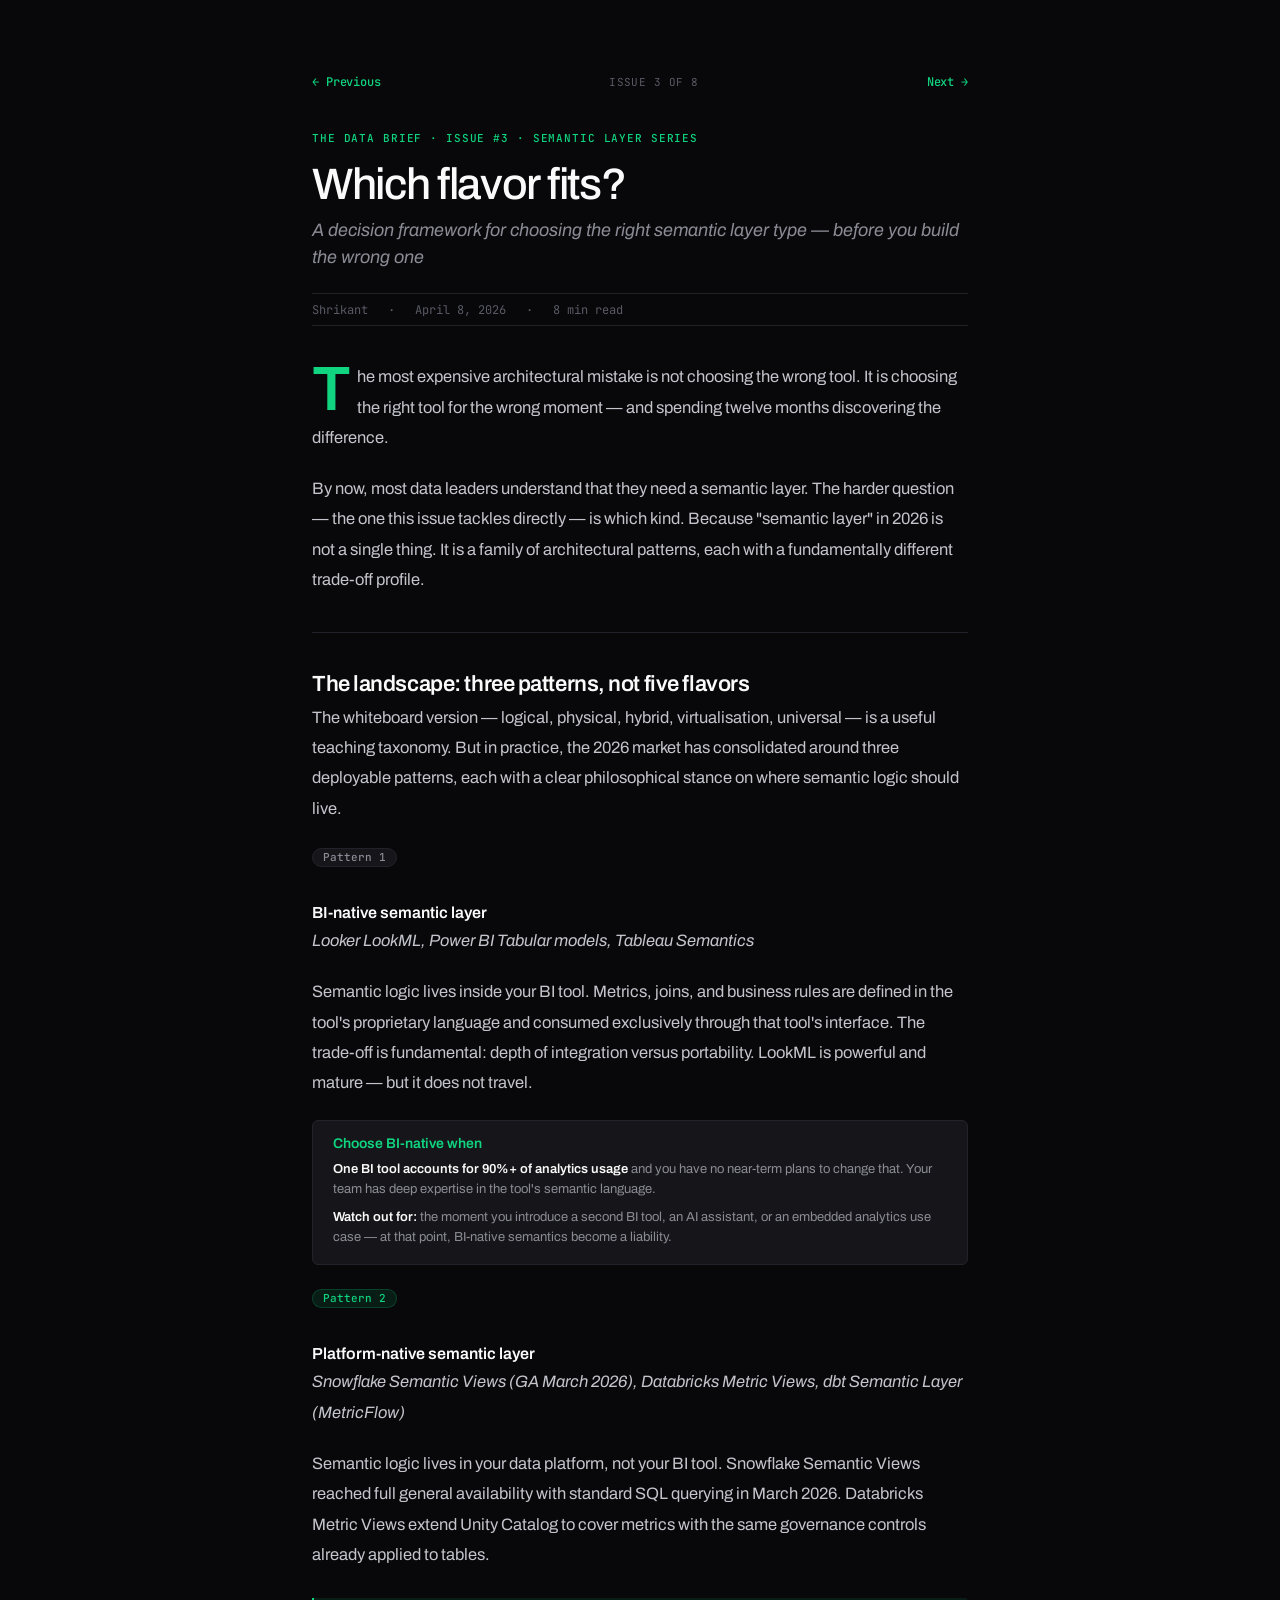
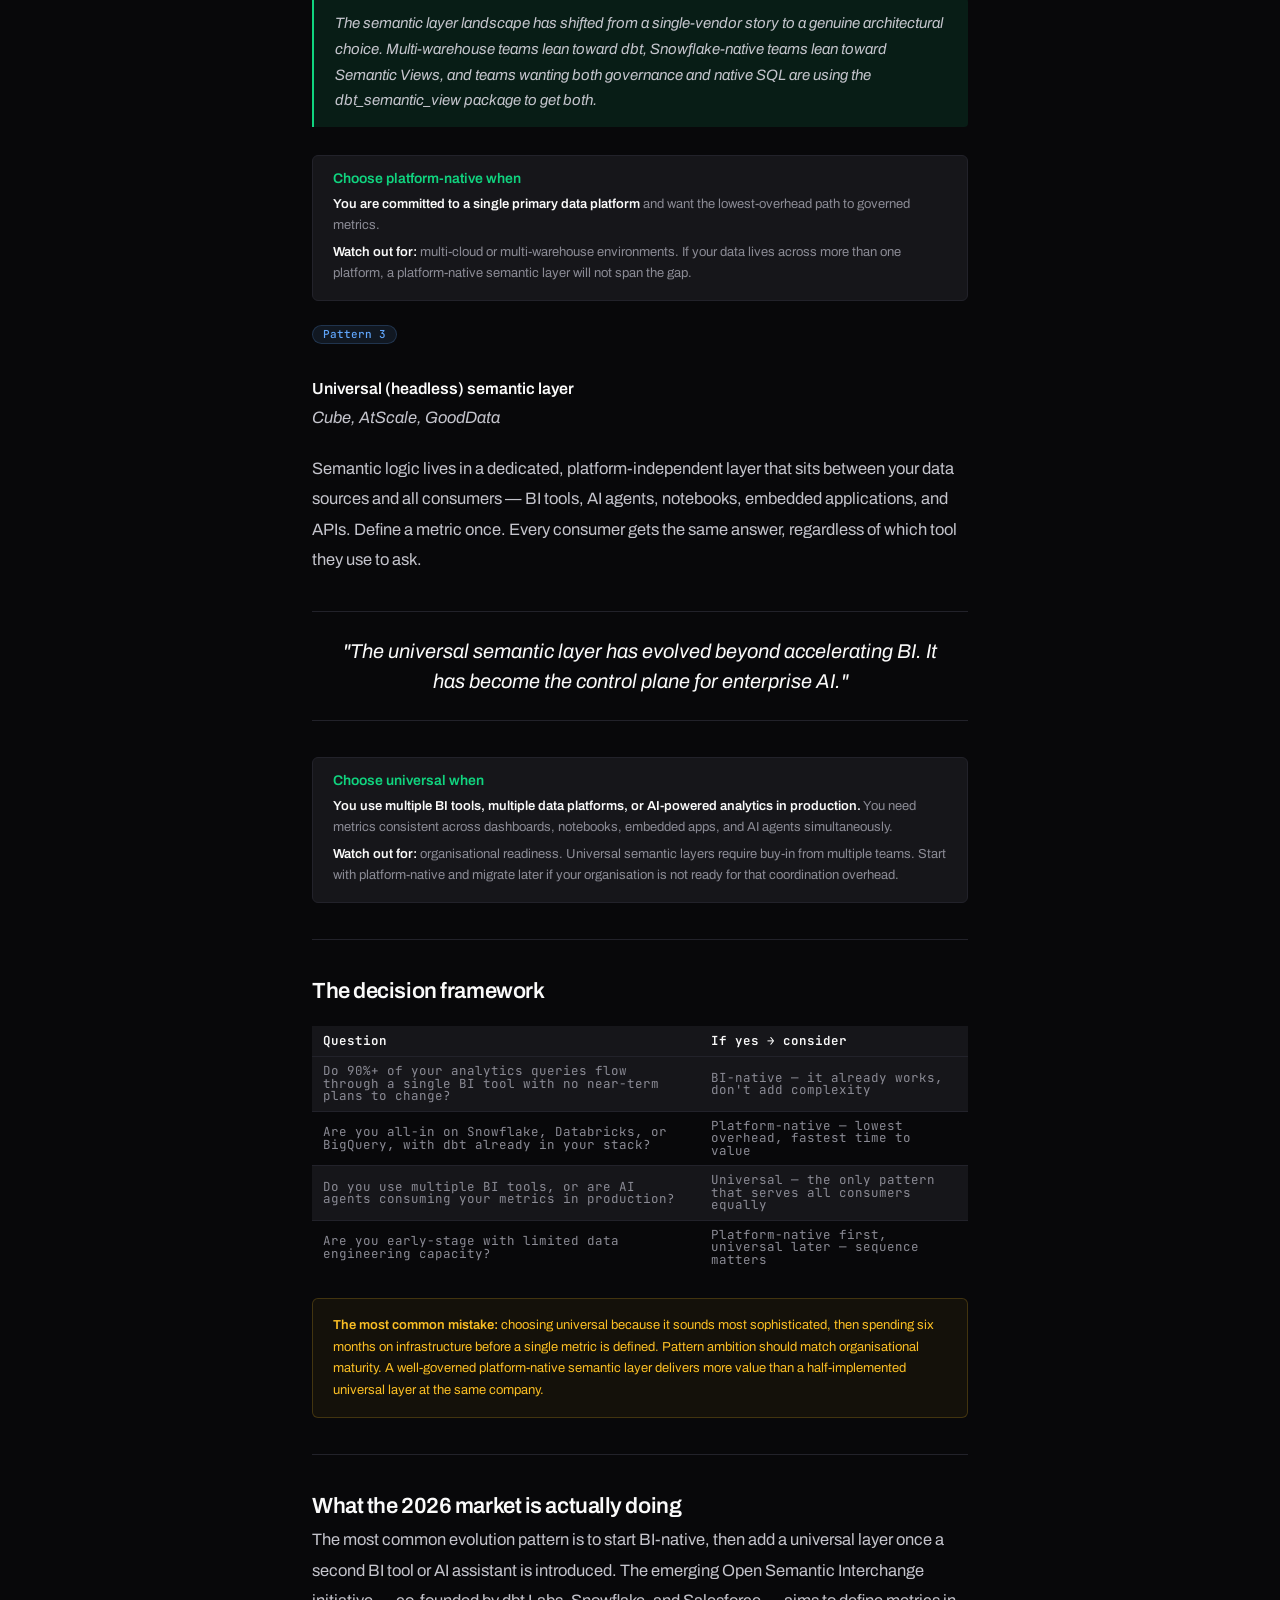
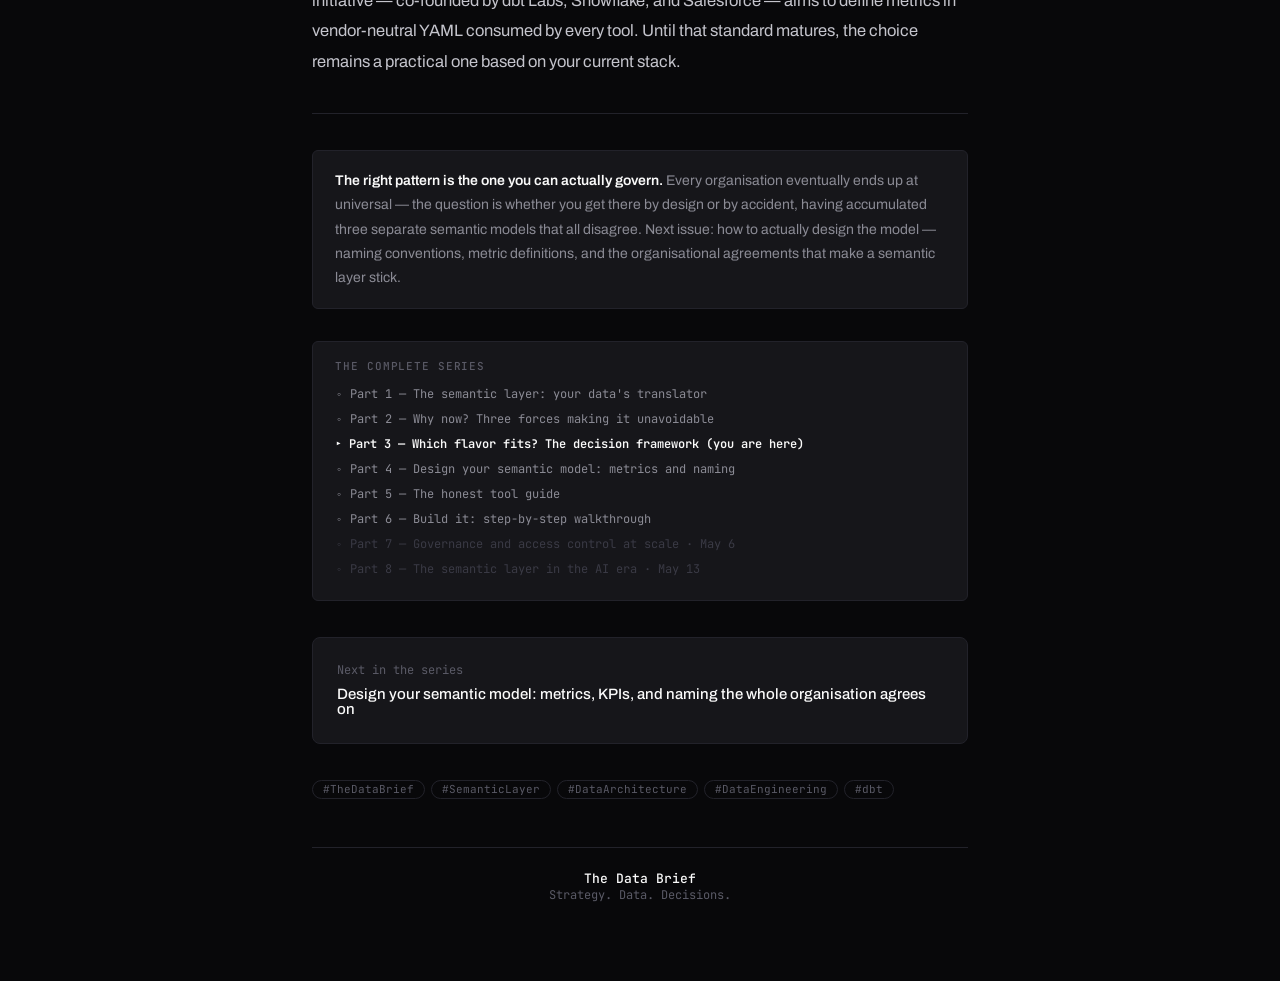
<file: tdb_semantic_layer_series/article3.html>
<!DOCTYPE html>
<html lang="en">
<head>
<meta charset="UTF-8"><meta name="viewport" content="width=device-width,initial-scale=1">
<title>The Data Brief · Issue #3 · Which Flavor Fits?</title>
<link rel="canonical" href="https://shrikantlambe.substack.com/p/the-semantic-layer-which-flavor-fits">
<link rel="stylesheet" href="style.css">
</head>
<body>
<div class="nav"><a href="article2.html">← Previous</a><span class="nav-series">Issue 3 of 8</span><a href="article4.html">Next →</a></div>
<div class="article">

<p class="kicker">The Data Brief · Issue #3 · Semantic Layer Series</p>
<h1>Which flavor fits?</h1>
<p class="subtitle">A decision framework for choosing the right semantic layer type — before you build the wrong one</p>
<div class="byline"><span>Shrikant</span><span>·</span><span>April 8, 2026</span><span>·</span><span>8 min read</span></div>

<p class="drop-cap">The most expensive architectural mistake is not choosing the wrong tool. It is choosing the right tool for the wrong moment — and spending twelve months discovering the difference.</p>
<p>By now, most data leaders understand that they need a semantic layer. The harder question — the one this issue tackles directly — is which kind. Because "semantic layer" in 2026 is not a single thing. It is a family of architectural patterns, each with a fundamentally different trade-off profile.</p>

<hr>

<h2>The landscape: three patterns, not five flavors</h2>
<p>The whiteboard version — logical, physical, hybrid, virtualisation, universal — is a useful teaching taxonomy. But in practice, the 2026 market has consolidated around three deployable patterns, each with a clear philosophical stance on where semantic logic should live.</p>

<div style="margin:1.5rem 0">
<span class="flavour-pill pill-bi">Pattern 1</span>
<h3>BI-native semantic layer</h3>
<p><em>Looker LookML, Power BI Tabular models, Tableau Semantics</em></p>
<p>Semantic logic lives inside your BI tool. Metrics, joins, and business rules are defined in the tool's proprietary language and consumed exclusively through that tool's interface. The trade-off is fundamental: depth of integration versus portability. LookML is powerful and mature — but it does not travel.</p>
<div class="decision-box"><h3>Choose BI-native when</h3><p><strong>One BI tool accounts for 90%+ of analytics usage</strong> and you have no near-term plans to change that. Your team has deep expertise in the tool's semantic language.</p><p><strong>Watch out for:</strong> the moment you introduce a second BI tool, an AI assistant, or an embedded analytics use case — at that point, BI-native semantics become a liability.</p></div>
</div>

<div style="margin:1.5rem 0">
<span class="flavour-pill pill-platform">Pattern 2</span>
<h3>Platform-native semantic layer</h3>
<p><em>Snowflake Semantic Views (GA March 2026), Databricks Metric Views, dbt Semantic Layer (MetricFlow)</em></p>
<p>Semantic logic lives in your data platform, not your BI tool. Snowflake Semantic Views reached full general availability with standard SQL querying in March 2026. Databricks Metric Views extend Unity Catalog to cover metrics with the same governance controls already applied to tables.</p>
<blockquote><p>The semantic layer landscape has shifted from a single-vendor story to a genuine architectural choice. Multi-warehouse teams lean toward dbt, Snowflake-native teams lean toward Semantic Views, and teams wanting both governance and native SQL are using the dbt_semantic_view package to get both.</p></blockquote>
<div class="decision-box"><h3>Choose platform-native when</h3><p><strong>You are committed to a single primary data platform</strong> and want the lowest-overhead path to governed metrics.</p><p><strong>Watch out for:</strong> multi-cloud or multi-warehouse environments. If your data lives across more than one platform, a platform-native semantic layer will not span the gap.</p></div>
</div>

<div style="margin:1.5rem 0">
<span class="flavour-pill pill-universal">Pattern 3</span>
<h3>Universal (headless) semantic layer</h3>
<p><em>Cube, AtScale, GoodData</em></p>
<p>Semantic logic lives in a dedicated, platform-independent layer that sits between your data sources and all consumers — BI tools, AI agents, notebooks, embedded applications, and APIs. Define a metric once. Every consumer gets the same answer, regardless of which tool they use to ask.</p>
<div class="pull-quote"><p>"The universal semantic layer has evolved beyond accelerating BI. It has become the control plane for enterprise AI."</p></div>
<div class="decision-box"><h3>Choose universal when</h3><p><strong>You use multiple BI tools, multiple data platforms, or AI-powered analytics in production.</strong> You need metrics consistent across dashboards, notebooks, embedded apps, and AI agents simultaneously.</p><p><strong>Watch out for:</strong> organisational readiness. Universal semantic layers require buy-in from multiple teams. Start with platform-native and migrate later if your organisation is not ready for that coordination overhead.</p></div>
</div>

<hr>

<h2>The decision framework</h2>
<table class="matrix">
  <tr><th>Question</th><th>If yes → consider</th></tr>
  <tr><td>Do 90%+ of your analytics queries flow through a single BI tool with no near-term plans to change?</td><td>BI-native — it already works, don't add complexity</td></tr>
  <tr><td>Are you all-in on Snowflake, Databricks, or BigQuery, with dbt already in your stack?</td><td>Platform-native — lowest overhead, fastest time to value</td></tr>
  <tr><td>Do you use multiple BI tools, or are AI agents consuming your metrics in production?</td><td>Universal — the only pattern that serves all consumers equally</td></tr>
  <tr><td>Are you early-stage with limited data engineering capacity?</td><td>Platform-native first, universal later — sequence matters</td></tr>
</table>

<div class="warn-box"><p><strong>The most common mistake:</strong> choosing universal because it sounds most sophisticated, then spending six months on infrastructure before a single metric is defined. Pattern ambition should match organisational maturity. A well-governed platform-native semantic layer delivers more value than a half-implemented universal layer at the same company.</p></div>

<hr>

<h2>What the 2026 market is actually doing</h2>
<p>The most common evolution pattern is to start BI-native, then add a universal layer once a second BI tool or AI assistant is introduced. The emerging Open Semantic Interchange initiative — co-founded by dbt Labs, Snowflake, and Salesforce — aims to define metrics in vendor-neutral YAML consumed by every tool. Until that standard matures, the choice remains a practical one based on your current stack.</p>

<hr>

<div class="section-end"><strong>The right pattern is the one you can actually govern.</strong> Every organisation eventually ends up at universal — the question is whether you get there by design or by accident, having accumulated three separate semantic models that all disagree. Next issue: how to actually design the model — naming conventions, metric definitions, and the organisational agreements that make a semantic layer stick.</div>

<div class="series-footer">
  <div class="series-label">The complete series</div>
  <div class="series-row"><a href="article1.html">◦ Part 1 — The semantic layer: your data's translator</a></div>
  <div class="series-row"><a href="article2.html">◦ Part 2 — Why now? Three forces making it unavoidable</a></div>
  <div class="series-row current">▸ Part 3 — Which flavor fits? The decision framework (you are here)</div>
  <div class="series-row"><a href="article4.html">◦ Part 4 — Design your semantic model: metrics and naming</a></div>
  <div class="series-row"><a href="article5.html">◦ Part 5 — The honest tool guide</a></div>
  <div class="series-row"><a href="article6.html">◦ Part 6 — Build it: step-by-step walkthrough</a></div>
  <div class="series-row coming">◦ Part 7 — Governance and access control at scale · May 6</div>
  <div class="series-row coming">◦ Part 8 — The semantic layer in the AI era · May 13</div>
</div>
<div class="cta"><p>Next in the series</p><strong>Design your semantic model: metrics, KPIs, and naming the whole organisation agrees on</strong></div>
<div class="tags"><span class="tag">#TheDataBrief</span><span class="tag">#SemanticLayer</span><span class="tag">#DataArchitecture</span><span class="tag">#DataEngineering</span><span class="tag">#dbt</span></div>
<div class="article-footer"><div class="footer-brand">The Data Brief</div><div class="footer-tag">Strategy. Data. Decisions.</div></div>
</div></body></html>
</file>
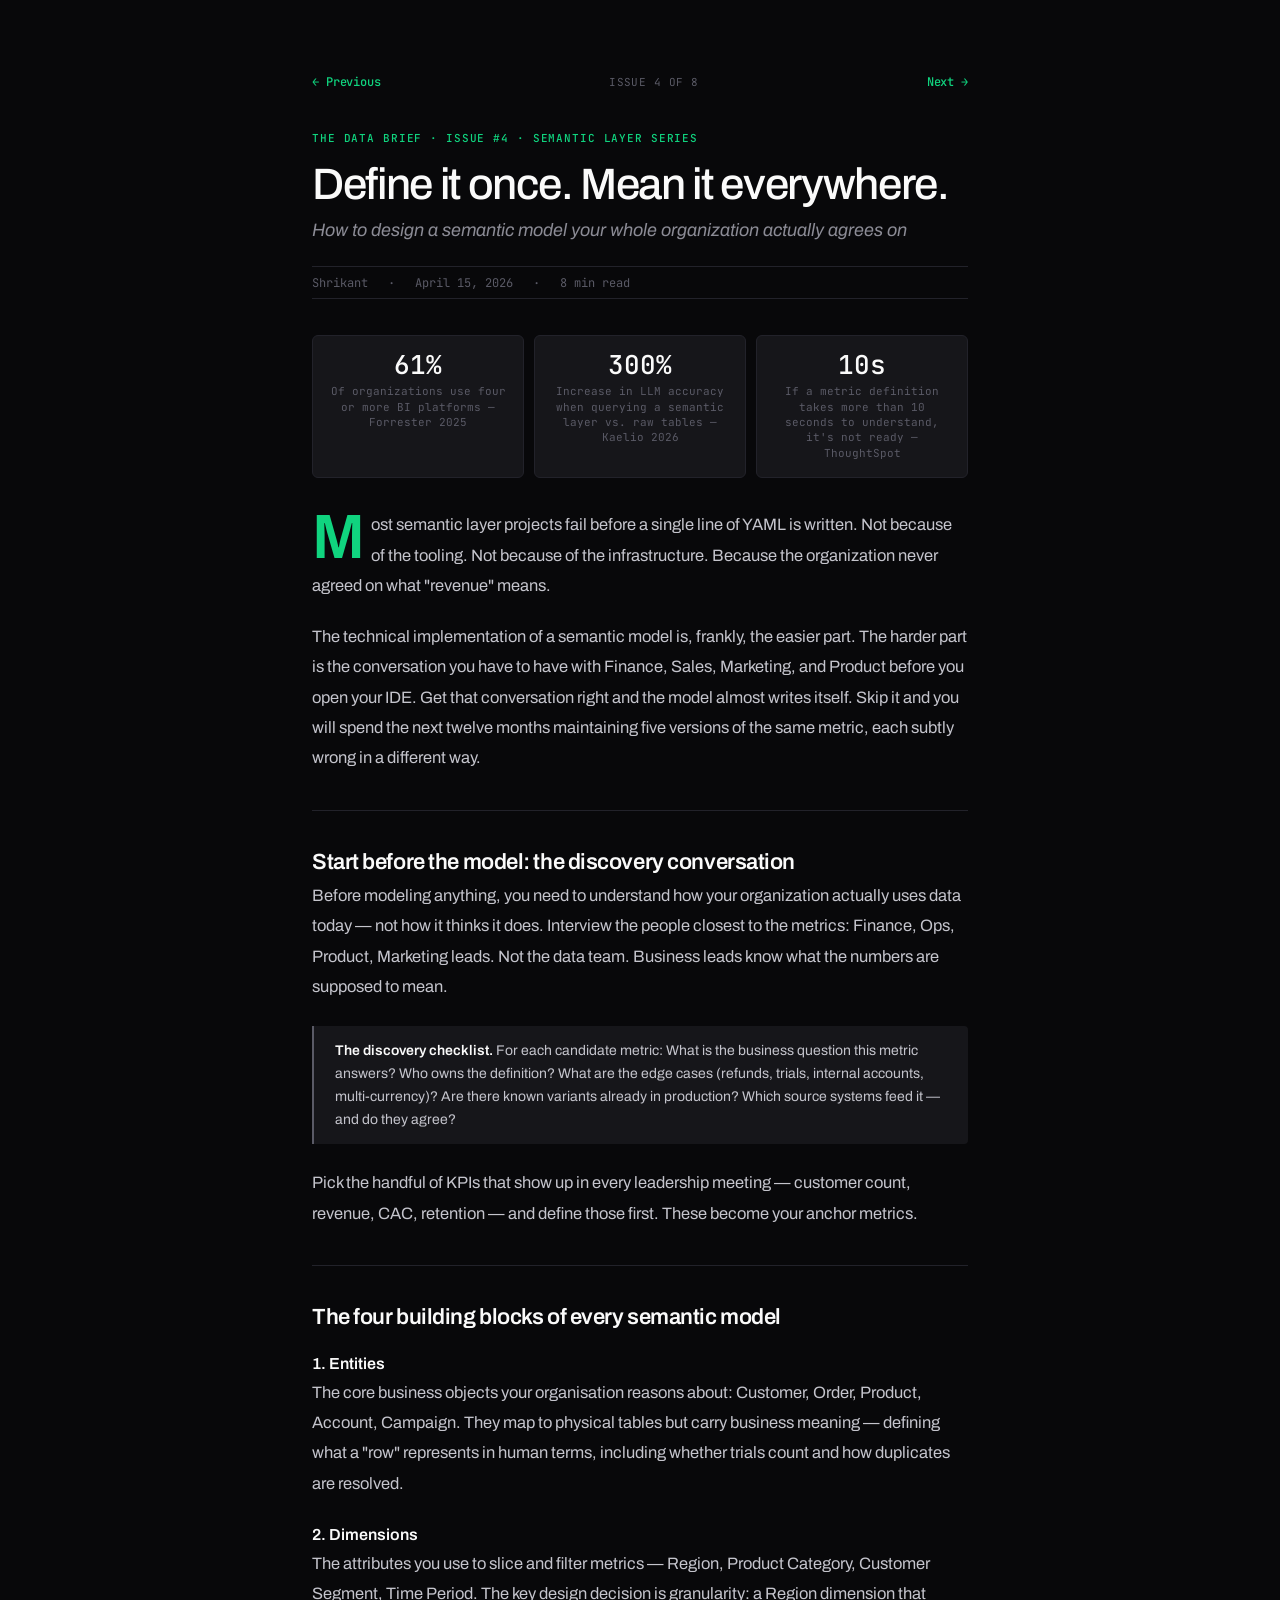
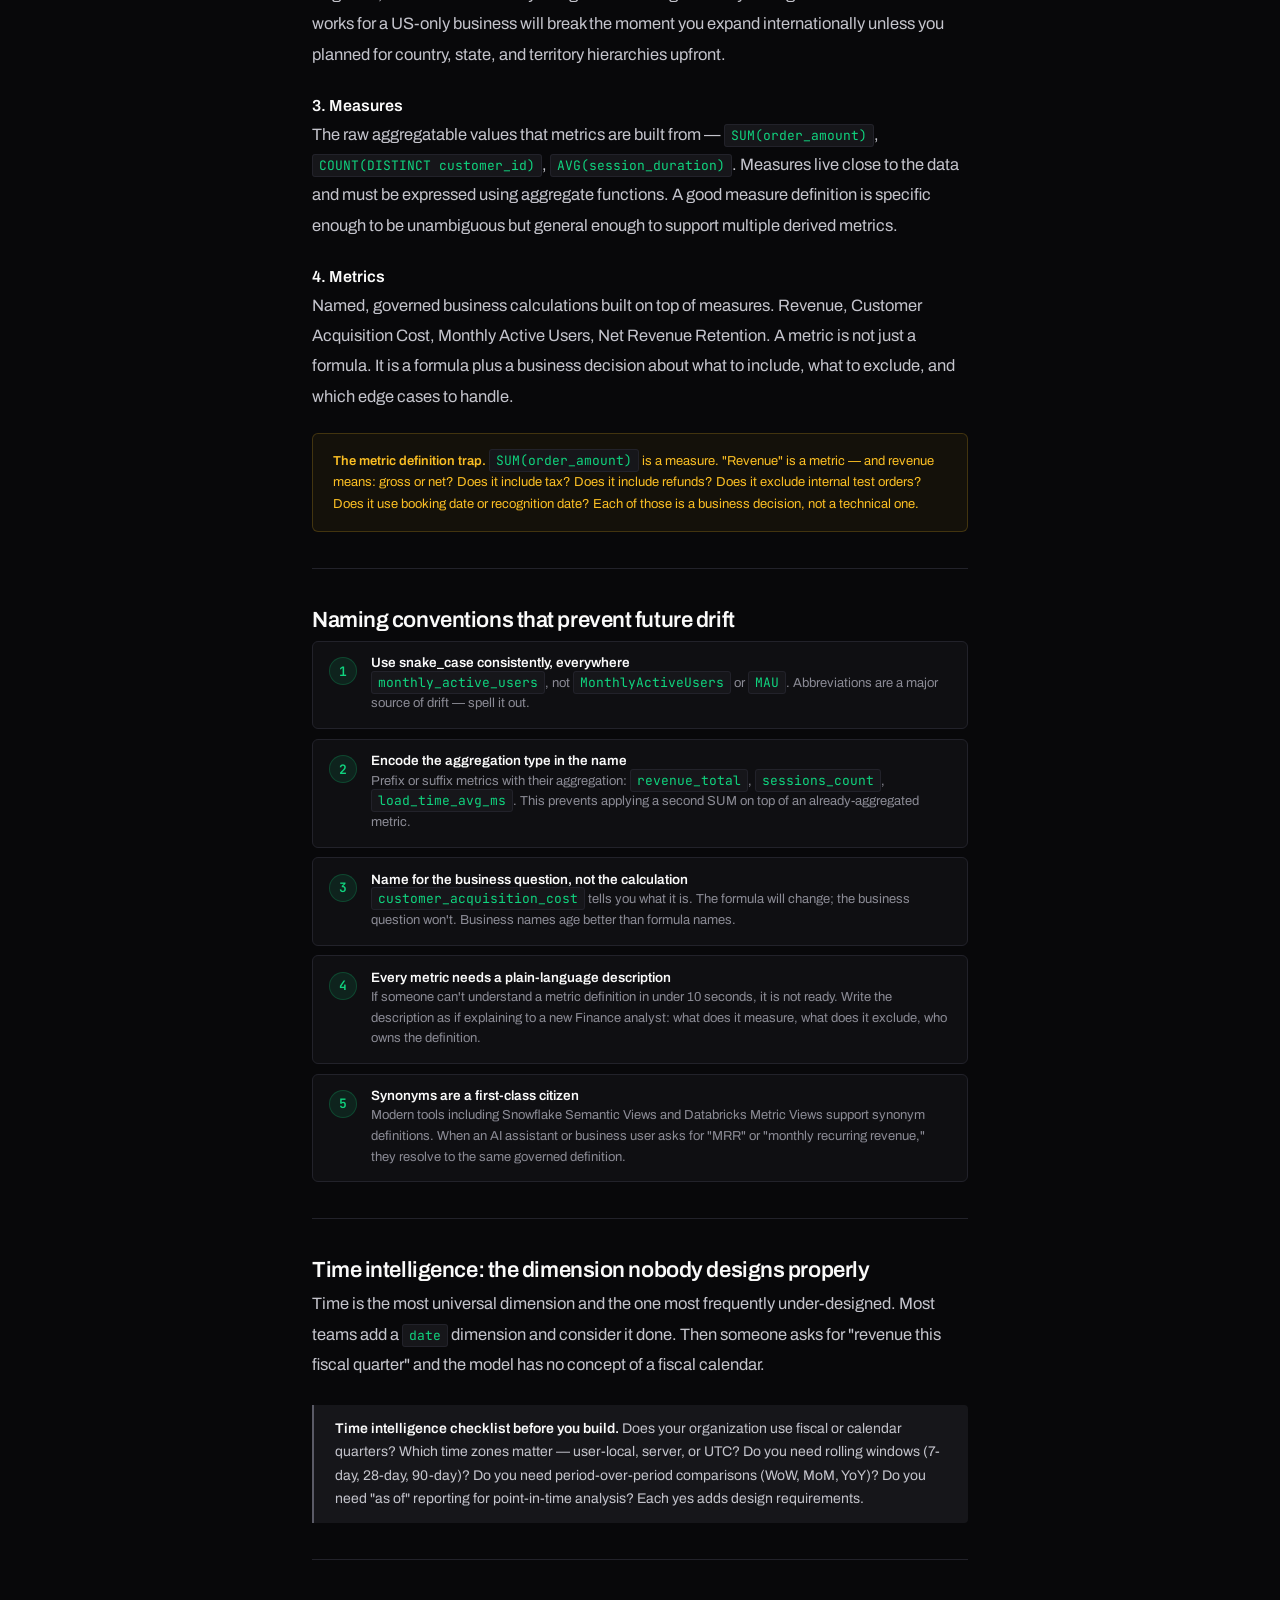
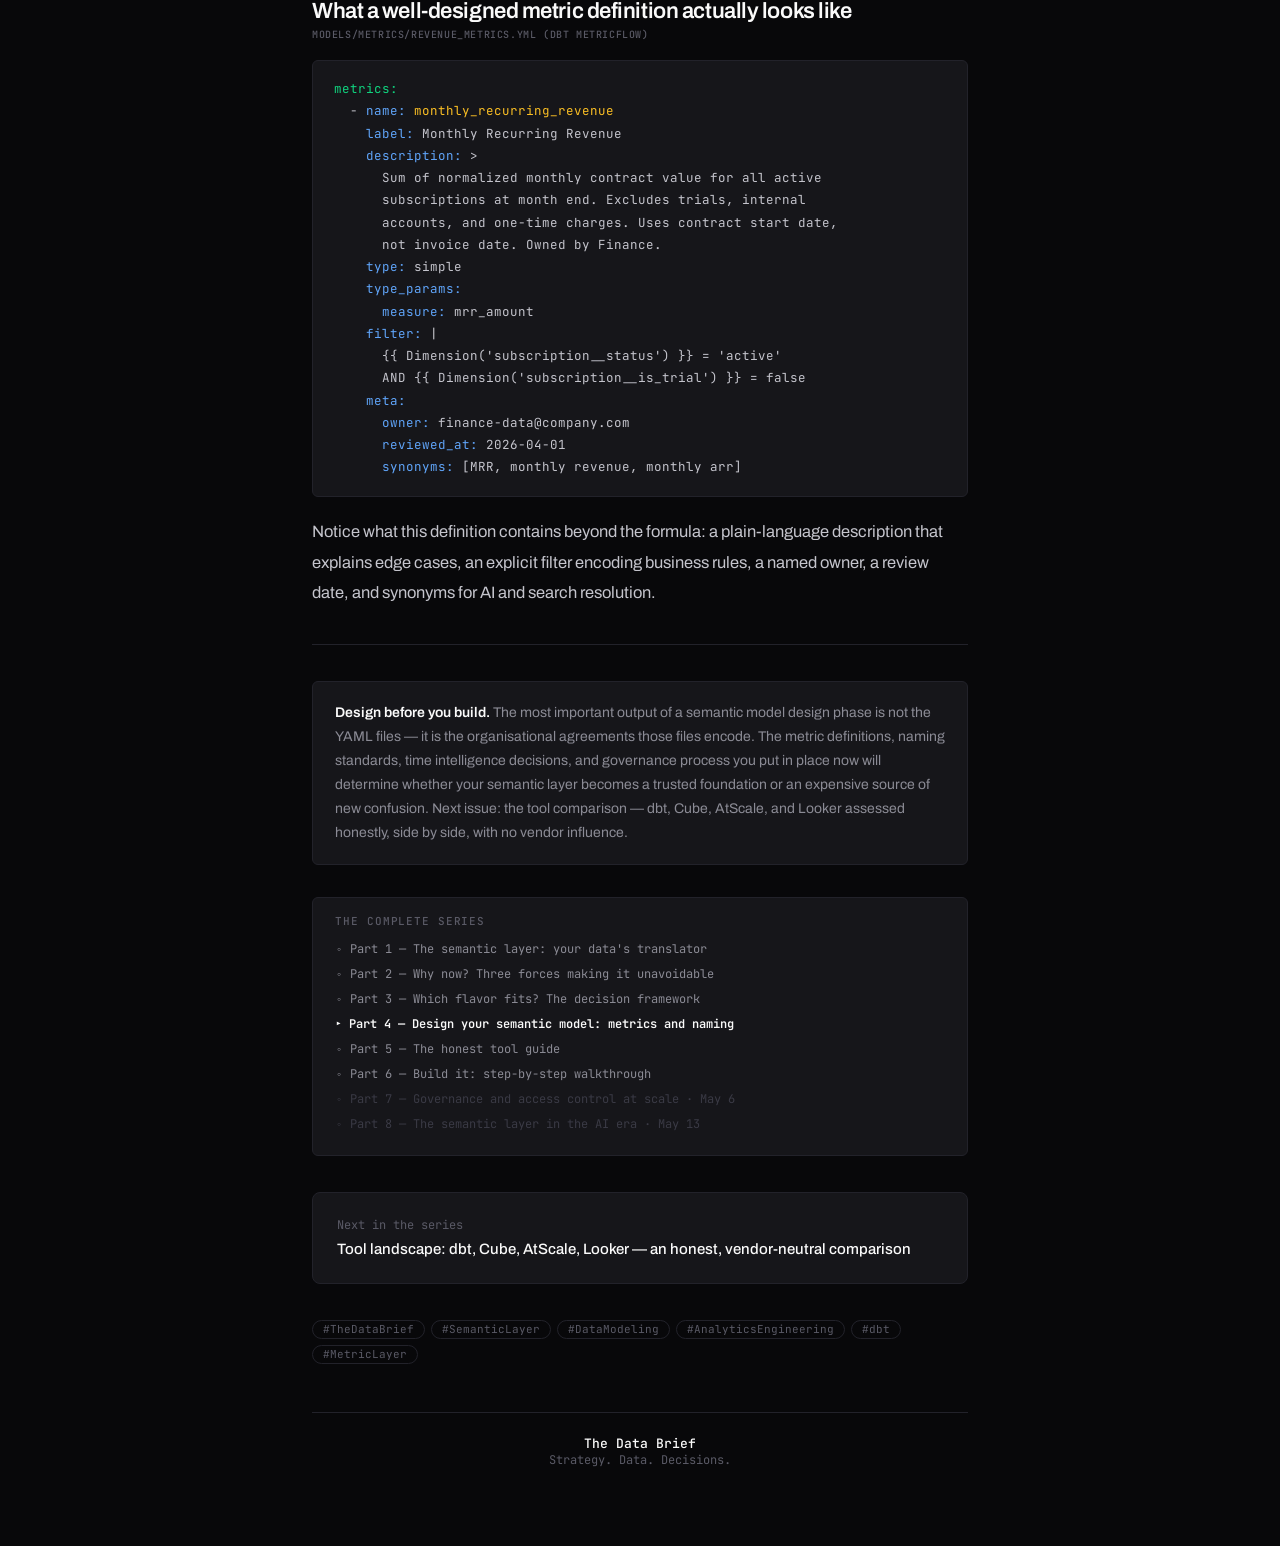
<file: tdb_semantic_layer_series/article4.html>
<!DOCTYPE html>
<html lang="en">
<head>
<meta charset="UTF-8"><meta name="viewport" content="width=device-width,initial-scale=1">
<title>The Data Brief · Issue #4 · Design Your Semantic Model</title>
<link rel="canonical" href="https://shrikantlambe.substack.com/p/the-semantic-layer-define-it-once">
<link rel="stylesheet" href="style.css">
</head>
<body>
<div class="nav"><a href="article3.html">← Previous</a><span class="nav-series">Issue 4 of 8</span><a href="article5.html">Next →</a></div>
<div class="article">
<p class="kicker">The Data Brief · Issue #4 · Semantic Layer Series</p>
<h1>Define it once. Mean it everywhere.</h1>
<p class="subtitle">How to design a semantic model your whole organization actually agrees on</p>
<div class="byline"><span>Shrikant</span><span>·</span><span>April 15, 2026</span><span>·</span><span>8 min read</span></div>

<div class="stat-strip">
  <div class="stat-card"><div class="stat-num">61%</div><div class="stat-label">Of organizations use four or more BI platforms — Forrester 2025</div></div>
  <div class="stat-card"><div class="stat-num">300%</div><div class="stat-label">Increase in LLM accuracy when querying a semantic layer vs. raw tables — Kaelio 2026</div></div>
  <div class="stat-card"><div class="stat-num">10s</div><div class="stat-label">If a metric definition takes more than 10 seconds to understand, it's not ready — ThoughtSpot</div></div>
</div>

<p class="drop-cap">Most semantic layer projects fail before a single line of YAML is written. Not because of the tooling. Not because of the infrastructure. Because the organization never agreed on what "revenue" means.</p>
<p>The technical implementation of a semantic model is, frankly, the easier part. The harder part is the conversation you have to have with Finance, Sales, Marketing, and Product before you open your IDE. Get that conversation right and the model almost writes itself. Skip it and you will spend the next twelve months maintaining five versions of the same metric, each subtly wrong in a different way.</p>

<hr>

<h2>Start before the model: the discovery conversation</h2>
<p>Before modeling anything, you need to understand how your organization actually uses data today — not how it thinks it does. Interview the people closest to the metrics: Finance, Ops, Product, Marketing leads. Not the data team. Business leads know what the numbers are supposed to mean.</p>
<div class="callout"><p><strong>The discovery checklist.</strong> For each candidate metric: What is the business question this metric answers? Who owns the definition? What are the edge cases (refunds, trials, internal accounts, multi-currency)? Are there known variants already in production? Which source systems feed it — and do they agree?</p></div>
<p>Pick the handful of KPIs that show up in every leadership meeting — customer count, revenue, CAC, retention — and define those first. These become your anchor metrics.</p>

<hr>

<h2>The four building blocks of every semantic model</h2>

<h3>1. Entities</h3>
<p>The core business objects your organisation reasons about: Customer, Order, Product, Account, Campaign. They map to physical tables but carry business meaning — defining what a "row" represents in human terms, including whether trials count and how duplicates are resolved.</p>

<h3>2. Dimensions</h3>
<p>The attributes you use to slice and filter metrics — Region, Product Category, Customer Segment, Time Period. The key design decision is granularity: a Region dimension that works for a US-only business will break the moment you expand internationally unless you planned for country, state, and territory hierarchies upfront.</p>

<h3>3. Measures</h3>
<p>The raw aggregatable values that metrics are built from — <code>SUM(order_amount)</code>, <code>COUNT(DISTINCT customer_id)</code>, <code>AVG(session_duration)</code>. Measures live close to the data and must be expressed using aggregate functions. A good measure definition is specific enough to be unambiguous but general enough to support multiple derived metrics.</p>

<h3>4. Metrics</h3>
<p>Named, governed business calculations built on top of measures. Revenue, Customer Acquisition Cost, Monthly Active Users, Net Revenue Retention. A metric is not just a formula. It is a formula plus a business decision about what to include, what to exclude, and which edge cases to handle.</p>

<div class="warn-box"><p><strong>The metric definition trap.</strong> <code>SUM(order_amount)</code> is a measure. "Revenue" is a metric — and revenue means: gross or net? Does it include tax? Does it include refunds? Does it exclude internal test orders? Does it use booking date or recognition date? Each of those is a business decision, not a technical one.</p></div>

<hr>

<h2>Naming conventions that prevent future drift</h2>

<div class="rule-card"><div class="rule-num">1</div><div><div class="rule-title">Use snake_case consistently, everywhere</div><div class="rule-desc"><code>monthly_active_users</code>, not <code>MonthlyActiveUsers</code> or <code>MAU</code>. Abbreviations are a major source of drift — spell it out.</div></div></div>
<div class="rule-card"><div class="rule-num">2</div><div><div class="rule-title">Encode the aggregation type in the name</div><div class="rule-desc">Prefix or suffix metrics with their aggregation: <code>revenue_total</code>, <code>sessions_count</code>, <code>load_time_avg_ms</code>. This prevents applying a second SUM on top of an already-aggregated metric.</div></div></div>
<div class="rule-card"><div class="rule-num">3</div><div><div class="rule-title">Name for the business question, not the calculation</div><div class="rule-desc"><code>customer_acquisition_cost</code> tells you what it is. The formula will change; the business question won't. Business names age better than formula names.</div></div></div>
<div class="rule-card"><div class="rule-num">4</div><div><div class="rule-title">Every metric needs a plain-language description</div><div class="rule-desc">If someone can't understand a metric definition in under 10 seconds, it is not ready. Write the description as if explaining to a new Finance analyst: what does it measure, what does it exclude, who owns the definition.</div></div></div>
<div class="rule-card"><div class="rule-num">5</div><div><div class="rule-title">Synonyms are a first-class citizen</div><div class="rule-desc">Modern tools including Snowflake Semantic Views and Databricks Metric Views support synonym definitions. When an AI assistant or business user asks for "MRR" or "monthly recurring revenue," they resolve to the same governed definition.</div></div></div>

<hr>

<h2>Time intelligence: the dimension nobody designs properly</h2>
<p>Time is the most universal dimension and the one most frequently under-designed. Most teams add a <code>date</code> dimension and consider it done. Then someone asks for "revenue this fiscal quarter" and the model has no concept of a fiscal calendar.</p>
<div class="callout"><p><strong>Time intelligence checklist before you build.</strong> Does your organization use fiscal or calendar quarters? Which time zones matter — user-local, server, or UTC? Do you need rolling windows (7-day, 28-day, 90-day)? Do you need period-over-period comparisons (WoW, MoM, YoY)? Do you need "as of" reporting for point-in-time analysis? Each yes adds design requirements.</p></div>

<hr>

<h2>What a well-designed metric definition actually looks like</h2>
<div class="code-label">models/metrics/revenue_metrics.yml (dbt MetricFlow)</div>
<div class="code-block"><span class="cm">metrics:</span>
  - <span class="ck">name:</span> <span class="cv">monthly_recurring_revenue</span>
    <span class="ck">label:</span> Monthly Recurring Revenue
    <span class="ck">description:</span> &gt;
      Sum of normalized monthly contract value for all active
      subscriptions at month end. Excludes trials, internal
      accounts, and one-time charges. Uses contract start date,
      not invoice date. Owned by Finance.
    <span class="ck">type:</span> simple
    <span class="ck">type_params:</span>
      <span class="ck">measure:</span> mrr_amount
    <span class="ck">filter:</span> |
      &#123;&#123; Dimension('subscription__status') &#125;&#125; = 'active'
      AND &#123;&#123; Dimension('subscription__is_trial') &#125;&#125; = false
    <span class="ck">meta:</span>
      <span class="ck">owner:</span> finance-data@company.com
      <span class="ck">reviewed_at:</span> 2026-04-01
      <span class="ck">synonyms:</span> [MRR, monthly revenue, monthly arr]</div>

<p>Notice what this definition contains beyond the formula: a plain-language description that explains edge cases, an explicit filter encoding business rules, a named owner, a review date, and synonyms for AI and search resolution.</p>

<hr>

<div class="section-end"><strong>Design before you build.</strong> The most important output of a semantic model design phase is not the YAML files — it is the organisational agreements those files encode. The metric definitions, naming standards, time intelligence decisions, and governance process you put in place now will determine whether your semantic layer becomes a trusted foundation or an expensive source of new confusion. Next issue: the tool comparison — dbt, Cube, AtScale, and Looker assessed honestly, side by side, with no vendor influence.</div>

<div class="series-footer"><div class="series-label">The complete series</div><div class="series-row"><a href="article1.html">◦ Part 1 — The semantic layer: your data's translator</a></div><div class="series-row"><a href="article2.html">◦ Part 2 — Why now? Three forces making it unavoidable</a></div><div class="series-row"><a href="article3.html">◦ Part 3 — Which flavor fits? The decision framework</a></div><div class="series-row current">▸ Part 4 — Design your semantic model: metrics and naming</div><div class="series-row"><a href="article5.html">◦ Part 5 — The honest tool guide</a></div><div class="series-row"><a href="article6.html">◦ Part 6 — Build it: step-by-step walkthrough</a></div><div class="series-row coming">◦ Part 7 — Governance and access control at scale · May 6</div><div class="series-row coming">◦ Part 8 — The semantic layer in the AI era · May 13</div></div>
<div class="cta"><p>Next in the series</p><strong>Tool landscape: dbt, Cube, AtScale, Looker — an honest, vendor-neutral comparison</strong></div>
<div class="tags"><span class="tag">#TheDataBrief</span><span class="tag">#SemanticLayer</span><span class="tag">#DataModeling</span><span class="tag">#AnalyticsEngineering</span><span class="tag">#dbt</span><span class="tag">#MetricLayer</span></div>
<div class="article-footer"><div class="footer-brand">The Data Brief</div><div class="footer-tag">Strategy. Data. Decisions.</div></div>
</div></body></html>
</file>
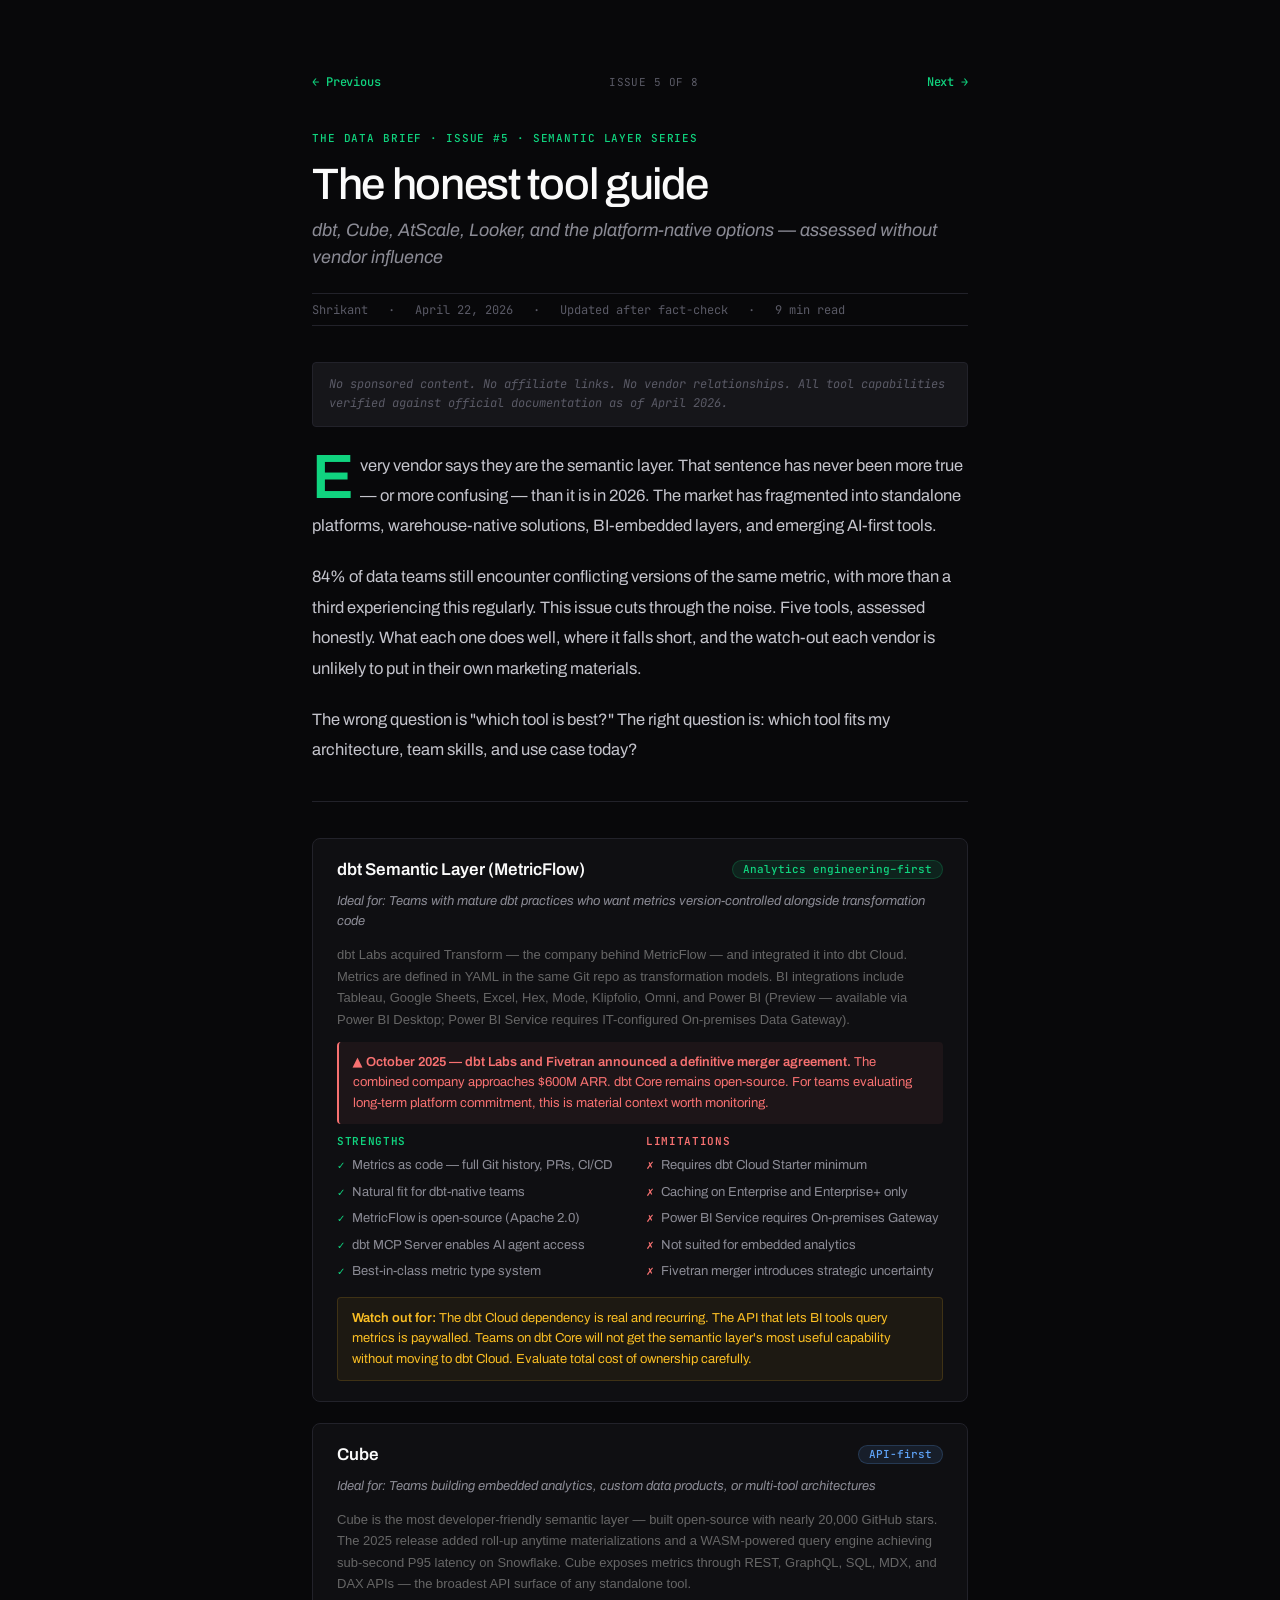
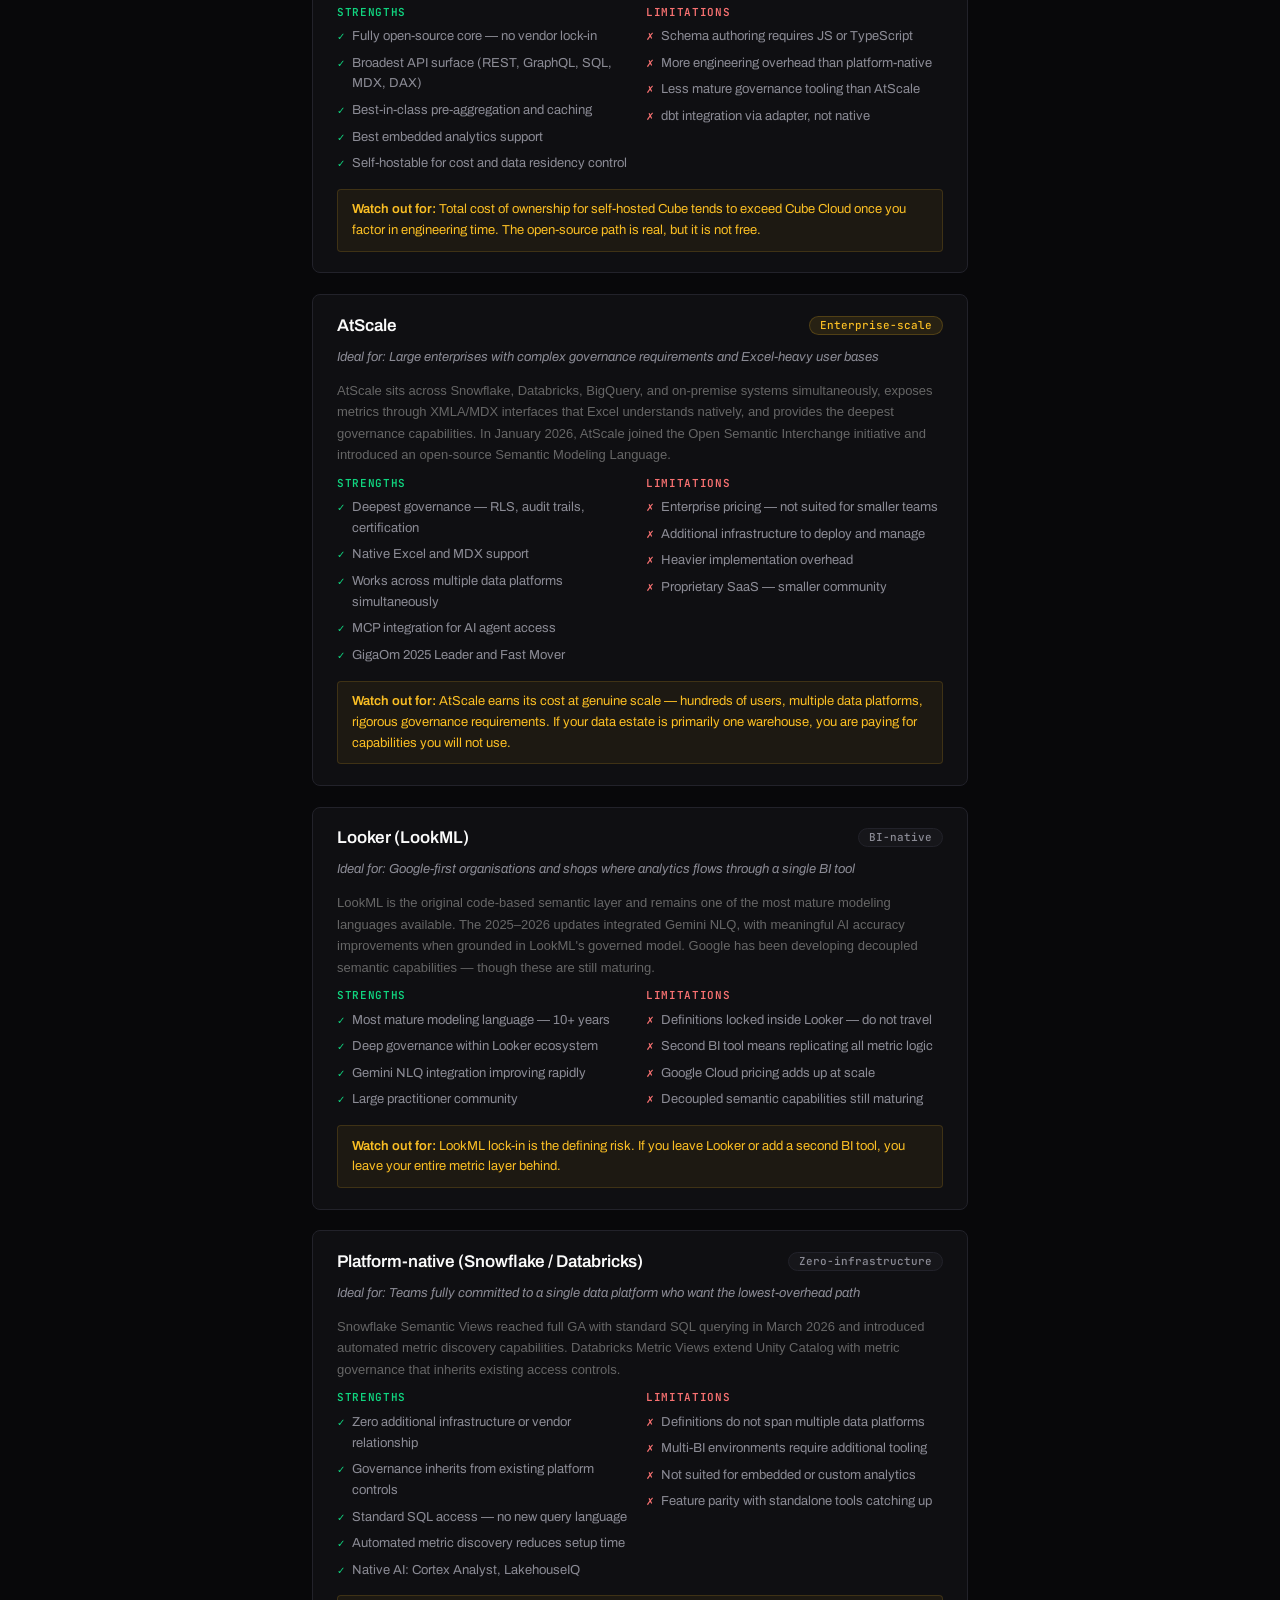
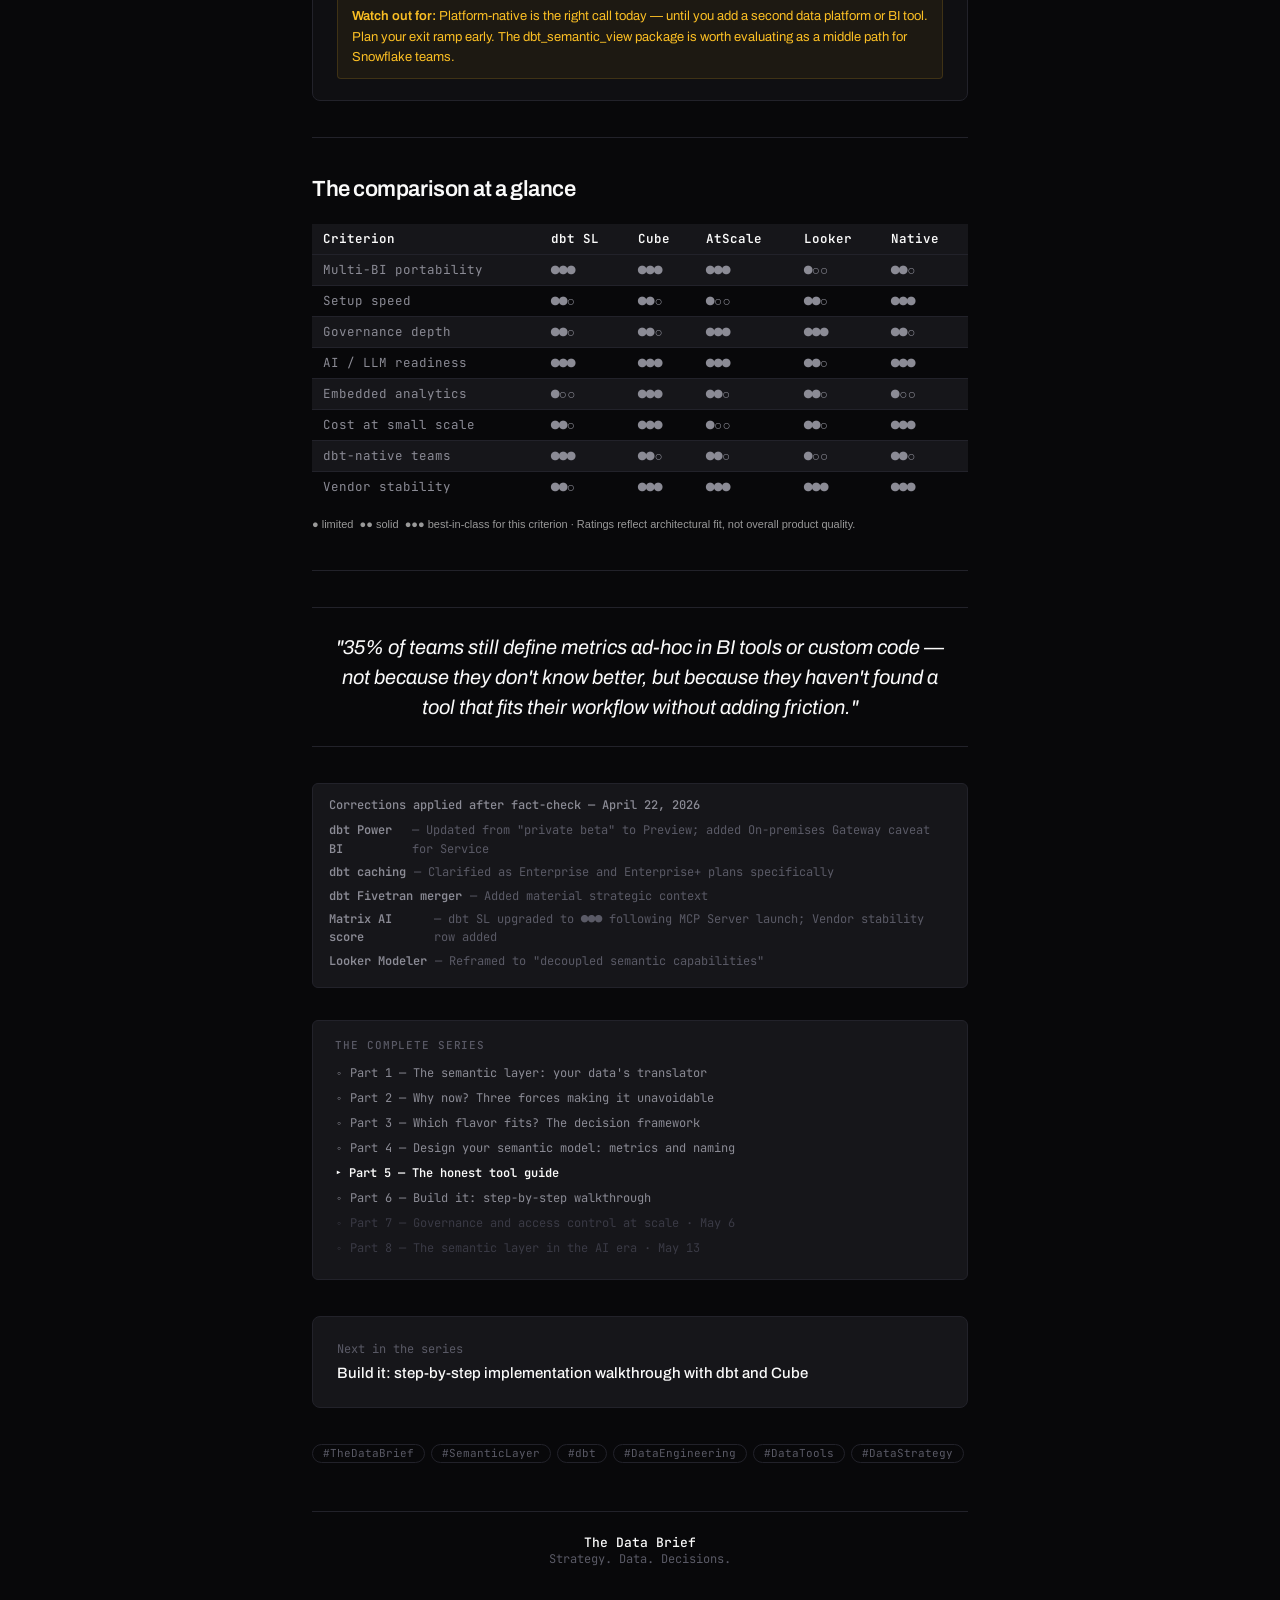
<file: tdb_semantic_layer_series/article5.html>
<!DOCTYPE html>
<html lang="en">
<head>
<meta charset="UTF-8"><meta name="viewport" content="width=device-width,initial-scale=1">
<title>The Data Brief · Issue #5 · The Honest Tool Guide</title>
<link rel="canonical" href="https://shrikantlambe.substack.com/p/the-semantic-layer-honest-tool-guide">
<link rel="stylesheet" href="style.css">
</head>
<body>
<div class="nav"><a href="article4.html">← Previous</a><span class="nav-series">Issue 5 of 8</span><a href="article6.html">Next →</a></div>
<div class="article">
<p class="kicker">The Data Brief · Issue #5 · Semantic Layer Series</p>
<h1>The honest tool guide</h1>
<p class="subtitle">dbt, Cube, AtScale, Looker, and the platform-native options — assessed without vendor influence</p>
<div class="byline"><span>Shrikant</span><span>·</span><span>April 22, 2026</span><span>·</span><span>Updated after fact-check</span><span>·</span><span>9 min read</span></div>
<div class="disclaimer">No sponsored content. No affiliate links. No vendor relationships. All tool capabilities verified against official documentation as of April 2026.</div>

<p class="drop-cap">Every vendor says they are the semantic layer. That sentence has never been more true — or more confusing — than it is in 2026. The market has fragmented into standalone platforms, warehouse-native solutions, BI-embedded layers, and emerging AI-first tools.</p>
<p>84% of data teams still encounter conflicting versions of the same metric, with more than a third experiencing this regularly. This issue cuts through the noise. Five tools, assessed honestly. What each one does well, where it falls short, and the watch-out each vendor is unlikely to put in their own marketing materials.</p>
<p>The wrong question is "which tool is best?" The right question is: which tool fits my architecture, team skills, and use case today?</p>

<hr>

<div class="tool-card">
  <div class="tool-head"><span class="tool-name">dbt Semantic Layer (MetricFlow)</span><span class="tool-tag tag-analytics">Analytics engineering–first</span></div>
  <p class="tool-ideal">Ideal for: Teams with mature dbt practices who want metrics version-controlled alongside transformation code</p>
  <p style="font-family:Arial,sans-serif;font-size:13px;color:#666;line-height:1.65;margin-bottom:.75rem">dbt Labs acquired Transform — the company behind MetricFlow — and integrated it into dbt Cloud. Metrics are defined in YAML in the same Git repo as transformation models. BI integrations include Tableau, Google Sheets, Excel, Hex, Mode, Klipfolio, Omni, and Power BI (Preview — available via Power BI Desktop; Power BI Service requires IT-configured On-premises Data Gateway).</p>
  <div class="news-flag"><strong>▲ October 2025 — dbt Labs and Fivetran announced a definitive merger agreement.</strong> The combined company approaches $600M ARR. dbt Core remains open-source. For teams evaluating long-term platform commitment, this is material context worth monitoring.</div>
  <div class="pro-con">
    <div><div class="col-head pros">Strengths</div>
      <div class="pc-row pro">Metrics as code — full Git history, PRs, CI/CD</div>
      <div class="pc-row pro">Natural fit for dbt-native teams</div>
      <div class="pc-row pro">MetricFlow is open-source (Apache 2.0)</div>
      <div class="pc-row pro">dbt MCP Server enables AI agent access</div>
      <div class="pc-row pro">Best-in-class metric type system</div>
    </div>
    <div><div class="col-head cons">Limitations</div>
      <div class="pc-row con">Requires dbt Cloud Starter minimum</div>
      <div class="pc-row con">Caching on Enterprise and Enterprise+ only</div>
      <div class="pc-row con">Power BI Service requires On-premises Gateway</div>
      <div class="pc-row con">Not suited for embedded analytics</div>
      <div class="pc-row con">Fivetran merger introduces strategic uncertainty</div>
    </div>
  </div>
  <div class="watch-out"><strong>Watch out for:</strong> The dbt Cloud dependency is real and recurring. The API that lets BI tools query metrics is paywalled. Teams on dbt Core will not get the semantic layer's most useful capability without moving to dbt Cloud. Evaluate total cost of ownership carefully.</div>
</div>

<div class="tool-card">
  <div class="tool-head"><span class="tool-name">Cube</span><span class="tool-tag tag-api">API-first</span></div>
  <p class="tool-ideal">Ideal for: Teams building embedded analytics, custom data products, or multi-tool architectures</p>
  <p style="font-family:Arial,sans-serif;font-size:13px;color:#666;line-height:1.65;margin-bottom:.75rem">Cube is the most developer-friendly semantic layer — built open-source with nearly 20,000 GitHub stars. The 2025 release added roll-up anytime materializations and a WASM-powered query engine achieving sub-second P95 latency on Snowflake. Cube exposes metrics through REST, GraphQL, SQL, MDX, and DAX APIs — the broadest API surface of any standalone tool.</p>
  <div class="pro-con">
    <div><div class="col-head pros">Strengths</div>
      <div class="pc-row pro">Fully open-source core — no vendor lock-in</div>
      <div class="pc-row pro">Broadest API surface (REST, GraphQL, SQL, MDX, DAX)</div>
      <div class="pc-row pro">Best-in-class pre-aggregation and caching</div>
      <div class="pc-row pro">Best embedded analytics support</div>
      <div class="pc-row pro">Self-hostable for cost and data residency control</div>
    </div>
    <div><div class="col-head cons">Limitations</div>
      <div class="pc-row con">Schema authoring requires JS or TypeScript</div>
      <div class="pc-row con">More engineering overhead than platform-native</div>
      <div class="pc-row con">Less mature governance tooling than AtScale</div>
      <div class="pc-row con">dbt integration via adapter, not native</div>
    </div>
  </div>
  <div class="watch-out"><strong>Watch out for:</strong> Total cost of ownership for self-hosted Cube tends to exceed Cube Cloud once you factor in engineering time. The open-source path is real, but it is not free.</div>
</div>

<div class="tool-card">
  <div class="tool-head"><span class="tool-name">AtScale</span><span class="tool-tag tag-enterprise">Enterprise-scale</span></div>
  <p class="tool-ideal">Ideal for: Large enterprises with complex governance requirements and Excel-heavy user bases</p>
  <p style="font-family:Arial,sans-serif;font-size:13px;color:#666;line-height:1.65;margin-bottom:.75rem">AtScale sits across Snowflake, Databricks, BigQuery, and on-premise systems simultaneously, exposes metrics through XMLA/MDX interfaces that Excel understands natively, and provides the deepest governance capabilities. In January 2026, AtScale joined the Open Semantic Interchange initiative and introduced an open-source Semantic Modeling Language.</p>
  <div class="pro-con">
    <div><div class="col-head pros">Strengths</div>
      <div class="pc-row pro">Deepest governance — RLS, audit trails, certification</div>
      <div class="pc-row pro">Native Excel and MDX support</div>
      <div class="pc-row pro">Works across multiple data platforms simultaneously</div>
      <div class="pc-row pro">MCP integration for AI agent access</div>
      <div class="pc-row pro">GigaOm 2025 Leader and Fast Mover</div>
    </div>
    <div><div class="col-head cons">Limitations</div>
      <div class="pc-row con">Enterprise pricing — not suited for smaller teams</div>
      <div class="pc-row con">Additional infrastructure to deploy and manage</div>
      <div class="pc-row con">Heavier implementation overhead</div>
      <div class="pc-row con">Proprietary SaaS — smaller community</div>
    </div>
  </div>
  <div class="watch-out"><strong>Watch out for:</strong> AtScale earns its cost at genuine scale — hundreds of users, multiple data platforms, rigorous governance requirements. If your data estate is primarily one warehouse, you are paying for capabilities you will not use.</div>
</div>

<div class="tool-card">
  <div class="tool-head"><span class="tool-name">Looker (LookML)</span><span class="tool-tag tag-bi">BI-native</span></div>
  <p class="tool-ideal">Ideal for: Google-first organisations and shops where analytics flows through a single BI tool</p>
  <p style="font-family:Arial,sans-serif;font-size:13px;color:#666;line-height:1.65;margin-bottom:.75rem">LookML is the original code-based semantic layer and remains one of the most mature modeling languages available. The 2025–2026 updates integrated Gemini NLQ, with meaningful AI accuracy improvements when grounded in LookML's governed model. Google has been developing decoupled semantic capabilities — though these are still maturing.</p>
  <div class="pro-con">
    <div><div class="col-head pros">Strengths</div>
      <div class="pc-row pro">Most mature modeling language — 10+ years</div>
      <div class="pc-row pro">Deep governance within Looker ecosystem</div>
      <div class="pc-row pro">Gemini NLQ integration improving rapidly</div>
      <div class="pc-row pro">Large practitioner community</div>
    </div>
    <div><div class="col-head cons">Limitations</div>
      <div class="pc-row con">Definitions locked inside Looker — do not travel</div>
      <div class="pc-row con">Second BI tool means replicating all metric logic</div>
      <div class="pc-row con">Google Cloud pricing adds up at scale</div>
      <div class="pc-row con">Decoupled semantic capabilities still maturing</div>
    </div>
  </div>
  <div class="watch-out"><strong>Watch out for:</strong> LookML lock-in is the defining risk. If you leave Looker or add a second BI tool, you leave your entire metric layer behind.</div>
</div>

<div class="tool-card">
  <div class="tool-head"><span class="tool-name">Platform-native (Snowflake / Databricks)</span><span class="tool-tag tag-platform">Zero-infrastructure</span></div>
  <p class="tool-ideal">Ideal for: Teams fully committed to a single data platform who want the lowest-overhead path</p>
  <p style="font-family:Arial,sans-serif;font-size:13px;color:#666;line-height:1.65;margin-bottom:.75rem">Snowflake Semantic Views reached full GA with standard SQL querying in March 2026 and introduced automated metric discovery capabilities. Databricks Metric Views extend Unity Catalog with metric governance that inherits existing access controls.</p>
  <div class="pro-con">
    <div><div class="col-head pros">Strengths</div>
      <div class="pc-row pro">Zero additional infrastructure or vendor relationship</div>
      <div class="pc-row pro">Governance inherits from existing platform controls</div>
      <div class="pc-row pro">Standard SQL access — no new query language</div>
      <div class="pc-row pro">Automated metric discovery reduces setup time</div>
      <div class="pc-row pro">Native AI: Cortex Analyst, LakehouseIQ</div>
    </div>
    <div><div class="col-head cons">Limitations</div>
      <div class="pc-row con">Definitions do not span multiple data platforms</div>
      <div class="pc-row con">Multi-BI environments require additional tooling</div>
      <div class="pc-row con">Not suited for embedded or custom analytics</div>
      <div class="pc-row con">Feature parity with standalone tools catching up</div>
    </div>
  </div>
  <div class="watch-out"><strong>Watch out for:</strong> Platform-native is the right call today — until you add a second data platform or BI tool. Plan your exit ramp early. The dbt_semantic_view package is worth evaluating as a middle path for Snowflake teams.</div>
</div>

<hr>

<h2>The comparison at a glance</h2>
<table class="matrix">
  <tr><th>Criterion</th><th>dbt SL</th><th>Cube</th><th>AtScale</th><th>Looker</th><th>Native</th></tr>
  <tr><td>Multi-BI portability</td><td class="dot-full">●●●</td><td class="dot-full">●●●</td><td class="dot-full">●●●</td><td class="dot-empty">●○○</td><td class="dot-half">●●○</td></tr>
  <tr><td>Setup speed</td><td class="dot-half">●●○</td><td class="dot-half">●●○</td><td class="dot-empty">●○○</td><td class="dot-half">●●○</td><td class="dot-full">●●●</td></tr>
  <tr><td>Governance depth</td><td class="dot-half">●●○</td><td class="dot-half">●●○</td><td class="dot-full">●●●</td><td class="dot-full">●●●</td><td class="dot-half">●●○</td></tr>
  <tr><td>AI / LLM readiness</td><td class="dot-full">●●●</td><td class="dot-full">●●●</td><td class="dot-full">●●●</td><td class="dot-half">●●○</td><td class="dot-full">●●●</td></tr>
  <tr><td>Embedded analytics</td><td class="dot-empty">●○○</td><td class="dot-full">●●●</td><td class="dot-half">●●○</td><td class="dot-half">●●○</td><td class="dot-empty">●○○</td></tr>
  <tr><td>Cost at small scale</td><td class="dot-half">●●○</td><td class="dot-full">●●●</td><td class="dot-empty">●○○</td><td class="dot-half">●●○</td><td class="dot-full">●●●</td></tr>
  <tr><td>dbt-native teams</td><td class="dot-full">●●●</td><td class="dot-half">●●○</td><td class="dot-half">●●○</td><td class="dot-empty">●○○</td><td class="dot-half">●●○</td></tr>
  <tr><td>Vendor stability</td><td class="dot-half">●●○</td><td class="dot-full">●●●</td><td class="dot-full">●●●</td><td class="dot-full">●●●</td><td class="dot-full">●●●</td></tr>
</table>
<p style="font-family:Arial,sans-serif;font-size:11px;color:#999;margin-top:-.75rem;margin-bottom:1.5rem">● limited &nbsp;●● solid &nbsp;●●● best-in-class for this criterion · Ratings reflect architectural fit, not overall product quality.</p>

<hr>

<div class="pull-quote"><p>"35% of teams still define metrics ad-hoc in BI tools or custom code — not because they don't know better, but because they haven't found a tool that fits their workflow without adding friction."</p></div>

<div class="changelog">
  <div class="changelog-title">Corrections applied after fact-check — April 22, 2026</div>
  <div class="changelog-row"><strong>dbt Power BI</strong> — Updated from "private beta" to Preview; added On-premises Gateway caveat for Service</div>
  <div class="changelog-row"><strong>dbt caching</strong> — Clarified as Enterprise and Enterprise+ plans specifically</div>
  <div class="changelog-row"><strong>dbt Fivetran merger</strong> — Added material strategic context</div>
  <div class="changelog-row"><strong>Matrix AI score</strong> — dbt SL upgraded to ●●● following MCP Server launch; Vendor stability row added</div>
  <div class="changelog-row"><strong>Looker Modeler</strong> — Reframed to "decoupled semantic capabilities"</div>
</div>

<div class="series-footer"><div class="series-label">The complete series</div><div class="series-row"><a href="article1.html">◦ Part 1 — The semantic layer: your data's translator</a></div><div class="series-row"><a href="article2.html">◦ Part 2 — Why now? Three forces making it unavoidable</a></div><div class="series-row"><a href="article3.html">◦ Part 3 — Which flavor fits? The decision framework</a></div><div class="series-row"><a href="article4.html">◦ Part 4 — Design your semantic model: metrics and naming</a></div><div class="series-row current">▸ Part 5 — The honest tool guide</div><div class="series-row"><a href="article6.html">◦ Part 6 — Build it: step-by-step walkthrough</a></div><div class="series-row coming">◦ Part 7 — Governance and access control at scale · May 6</div><div class="series-row coming">◦ Part 8 — The semantic layer in the AI era · May 13</div></div>
<div class="cta"><p>Next in the series</p><strong>Build it: step-by-step implementation walkthrough with dbt and Cube</strong></div>
<div class="tags"><span class="tag">#TheDataBrief</span><span class="tag">#SemanticLayer</span><span class="tag">#dbt</span><span class="tag">#DataEngineering</span><span class="tag">#DataTools</span><span class="tag">#DataStrategy</span></div>
<div class="article-footer"><div class="footer-brand">The Data Brief</div><div class="footer-tag">Strategy. Data. Decisions.</div></div>
</div></body></html>
</file>
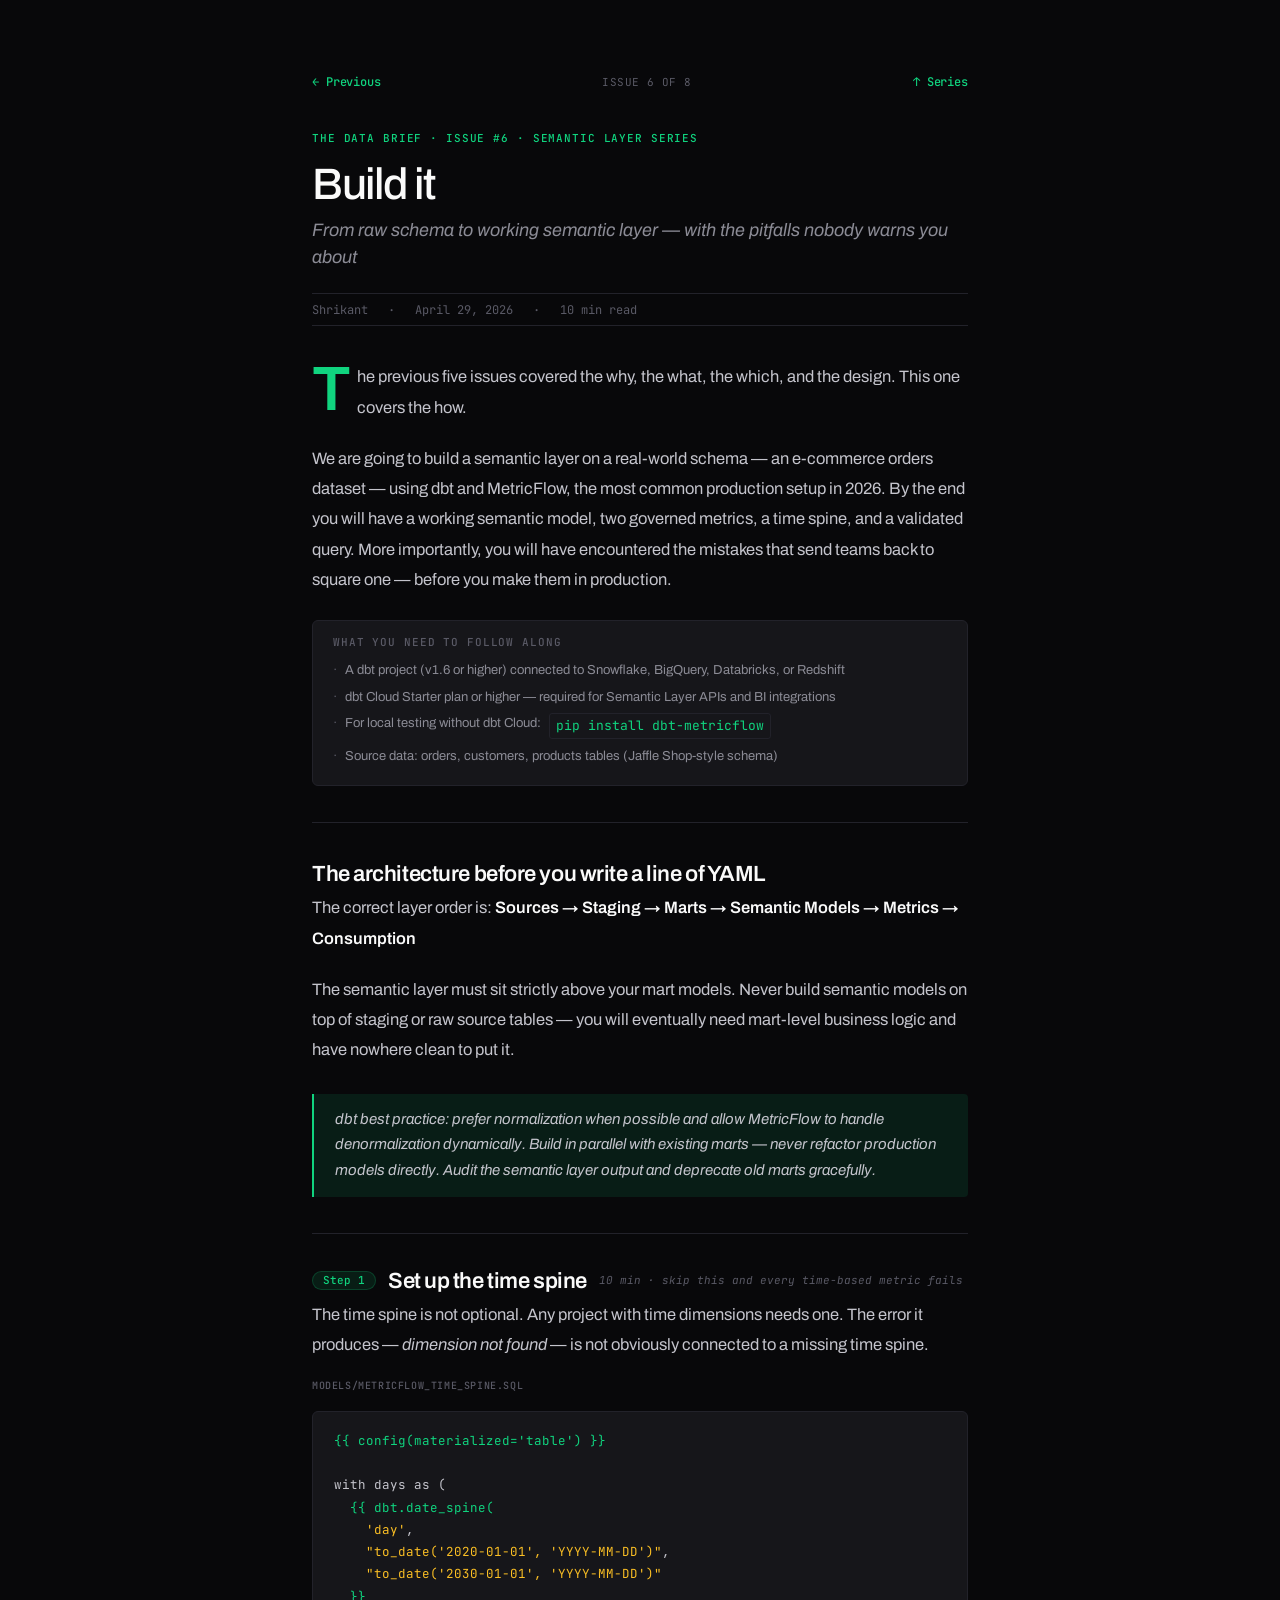
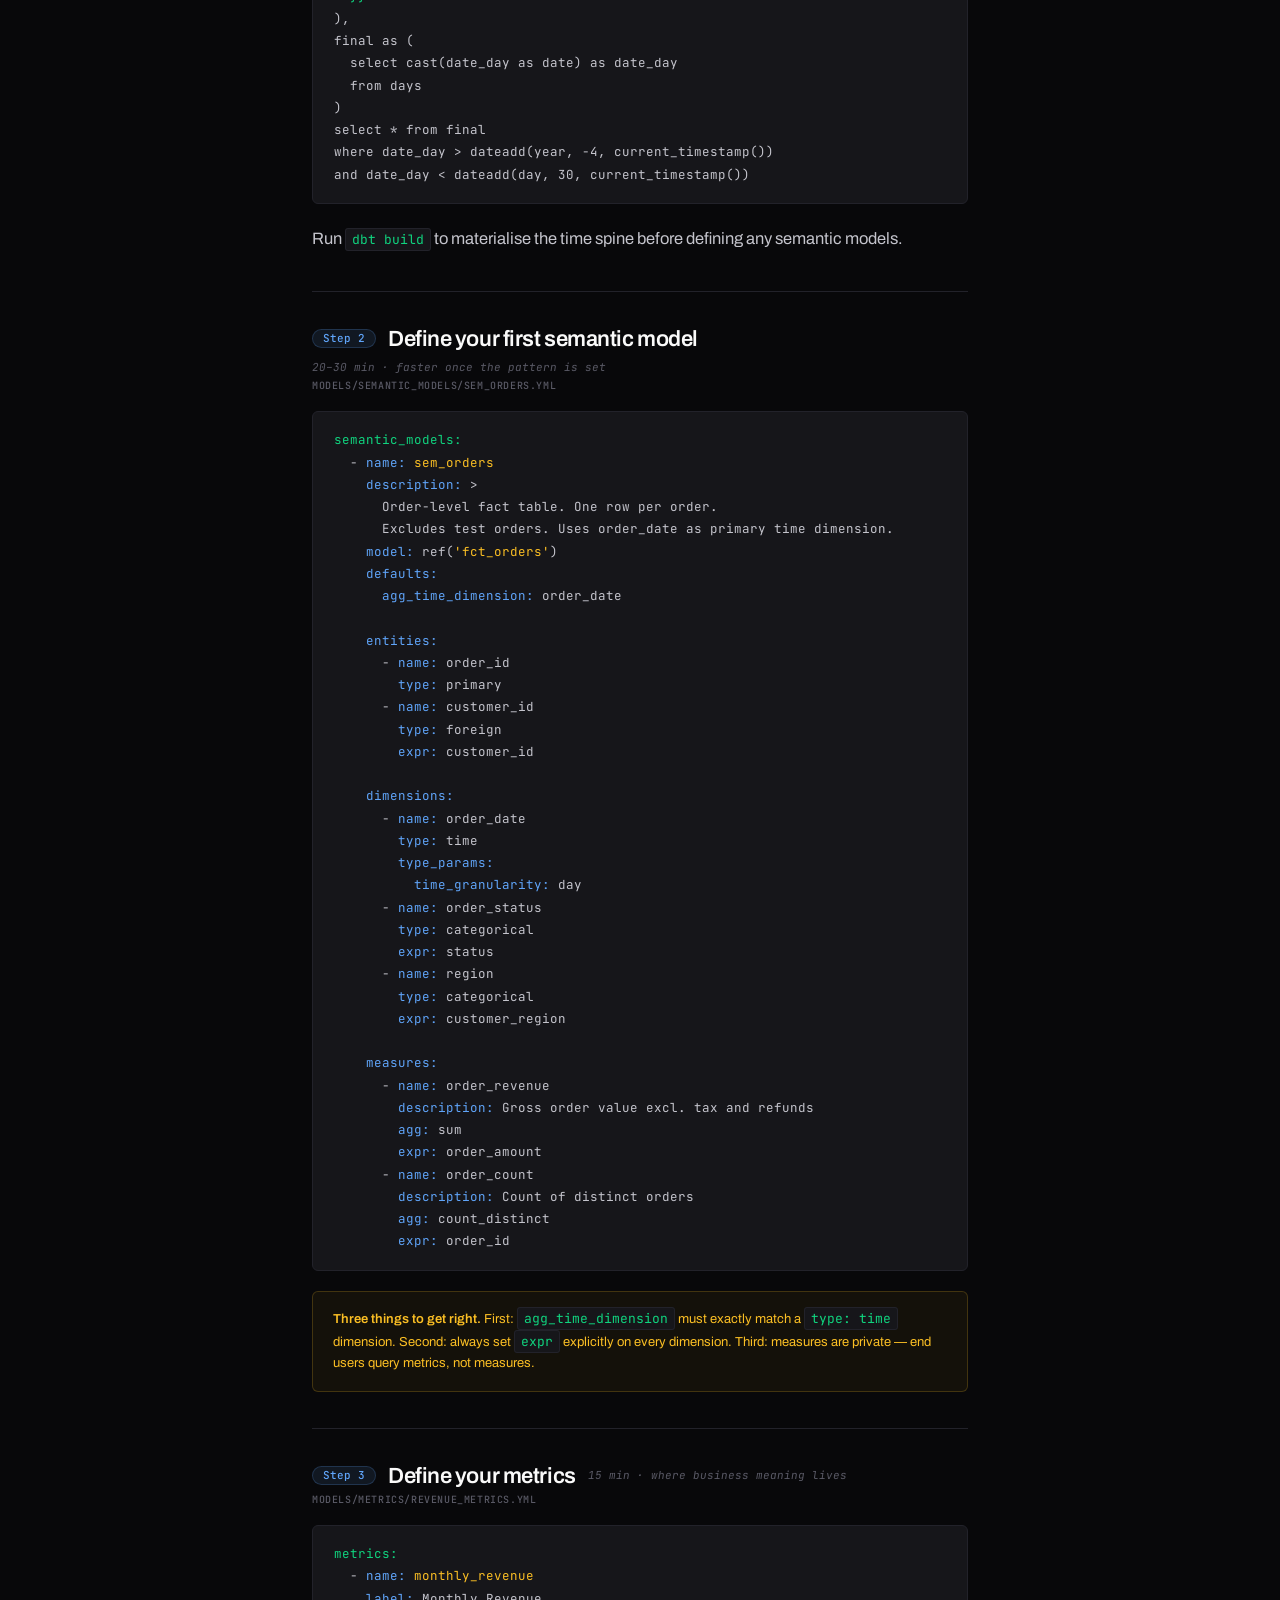
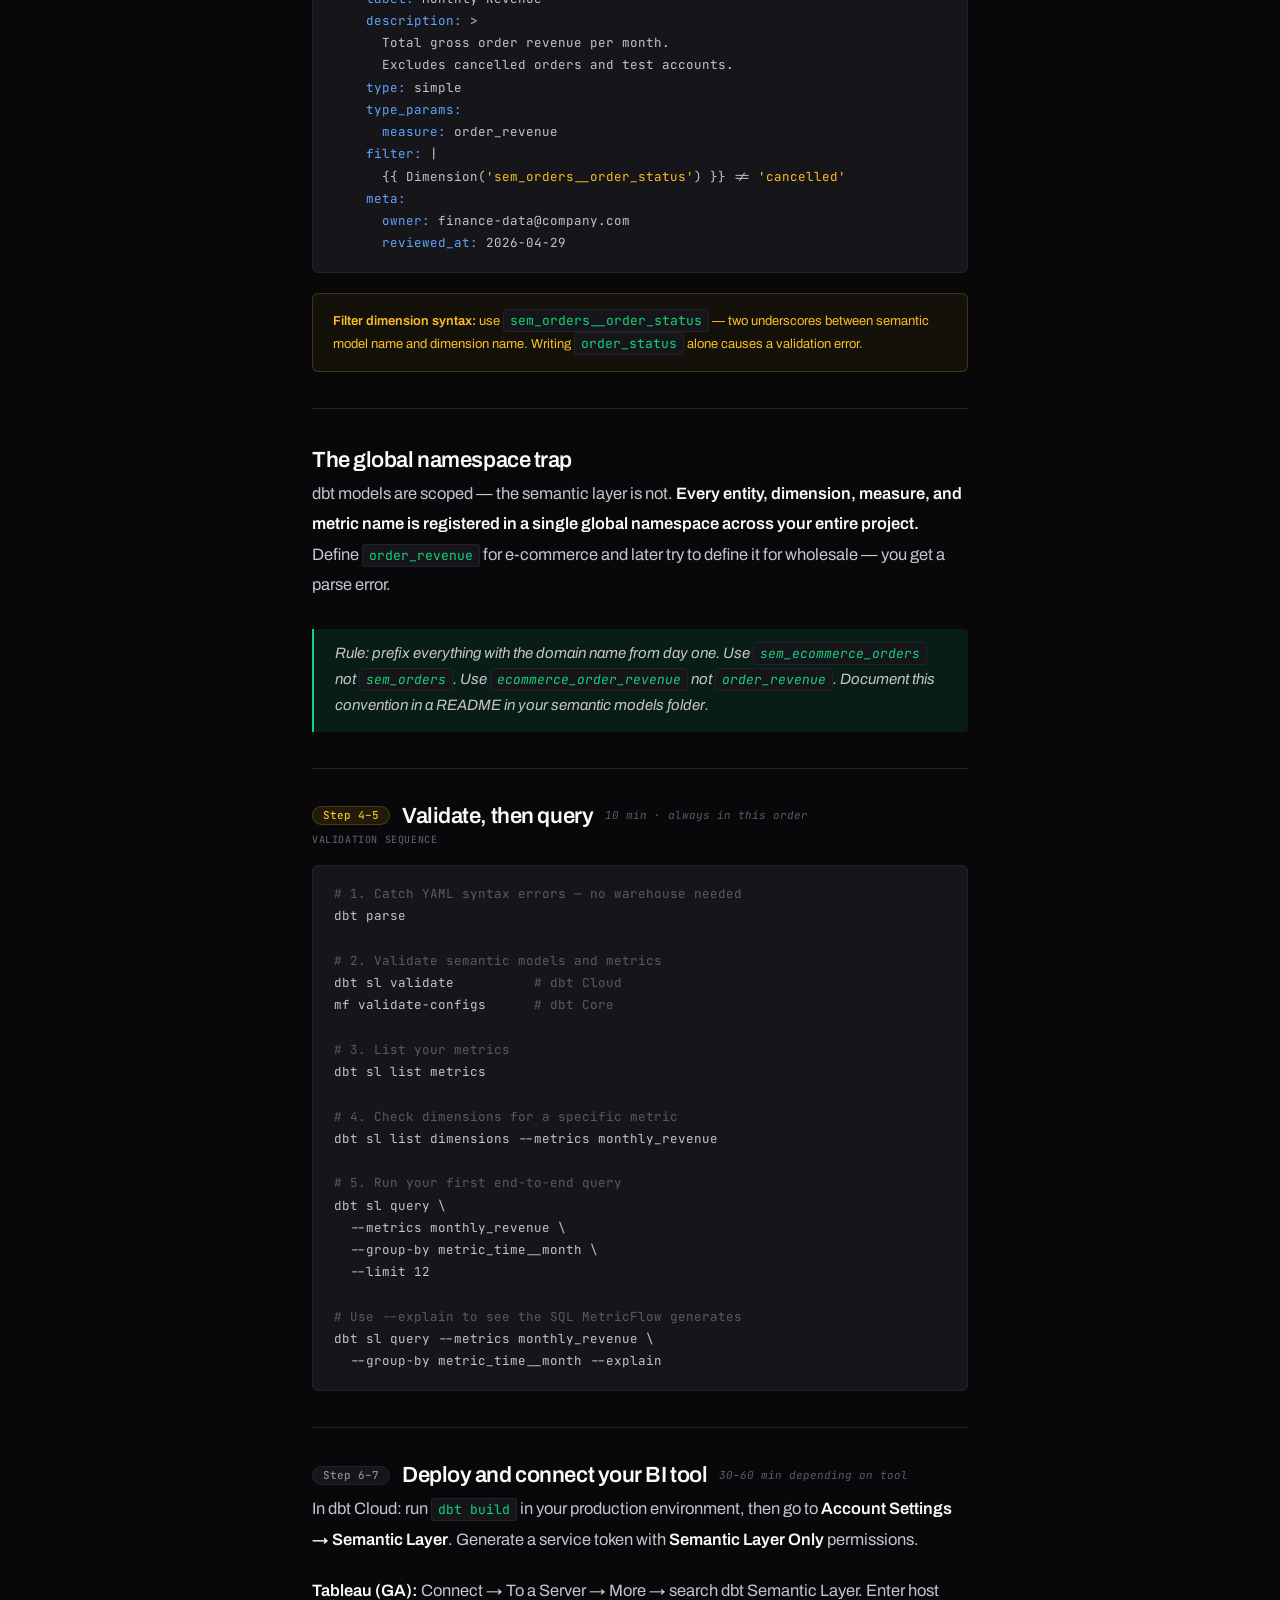
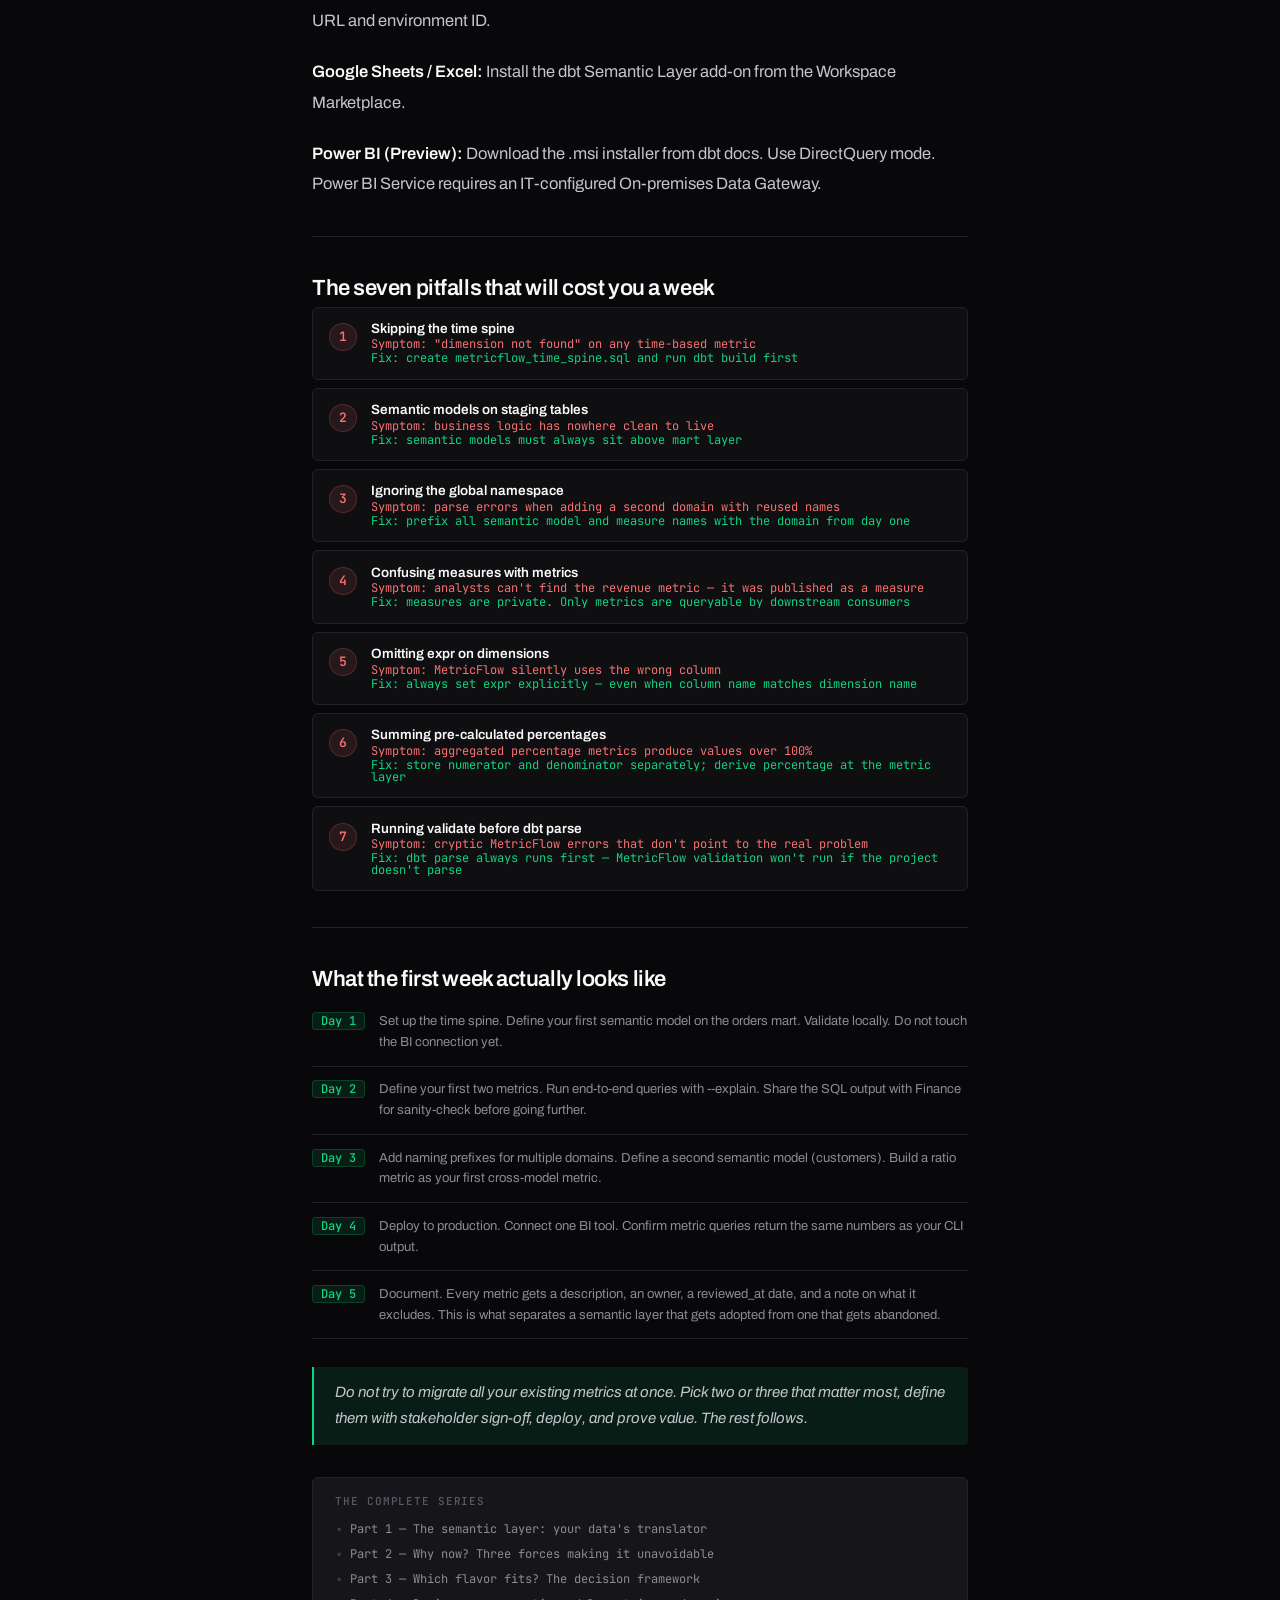
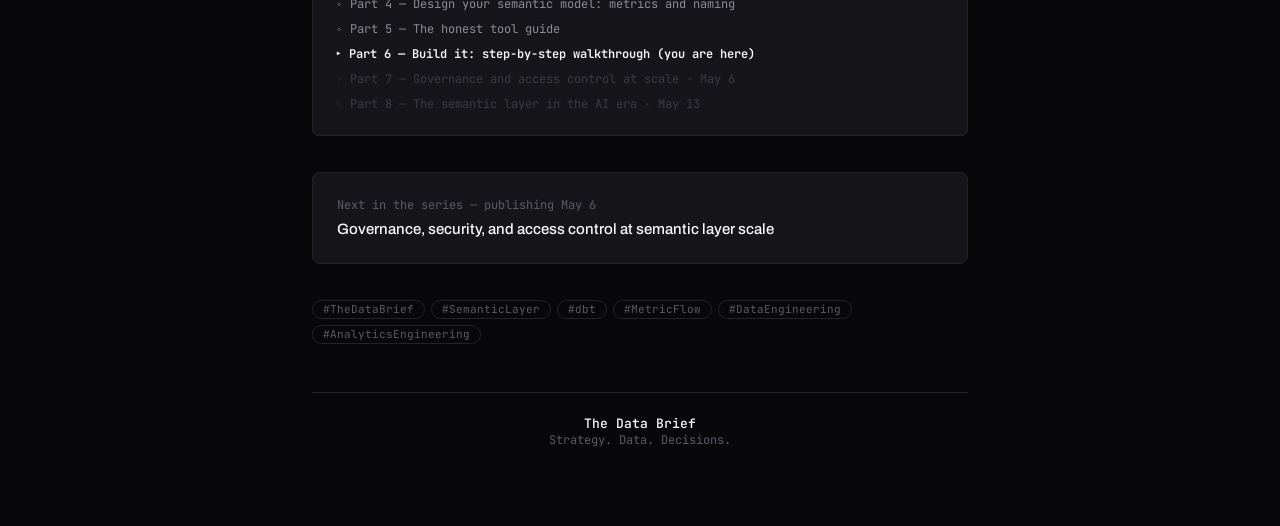
<file: tdb_semantic_layer_series/article6.html>
<!DOCTYPE html>
<html lang="en">
<head>
<meta charset="UTF-8"><meta name="viewport" content="width=device-width,initial-scale=1">
<title>The Data Brief · Issue #6 · Build It</title>
<!-- TODO: add canonical Substack URL once Issue #6 is published, e.g.:
     <link rel="canonical" href="https://shrikantlambe.substack.com/p/..."> -->
<link rel="stylesheet" href="style.css">
</head>
<body>
<div class="nav"><a href="article5.html">← Previous</a><span class="nav-series">Issue 6 of 8</span><a href="index.html">↑ Series</a></div>
<div class="article">
<p class="kicker">The Data Brief · Issue #6 · Semantic Layer Series</p>
<h1>Build it</h1>
<p class="subtitle">From raw schema to working semantic layer — with the pitfalls nobody warns you about</p>
<div class="byline"><span>Shrikant</span><span>·</span><span>April 29, 2026</span><span>·</span><span>10 min read</span></div>

<p class="drop-cap">The previous five issues covered the why, the what, the which, and the design. This one covers the how.</p>
<p>We are going to build a semantic layer on a real-world schema — an e-commerce orders dataset — using dbt and MetricFlow, the most common production setup in 2026. By the end you will have a working semantic model, two governed metrics, a time spine, and a validated query. More importantly, you will have encountered the mistakes that send teams back to square one — before you make them in production.</p>

<div class="prereqs">
  <div class="prereqs-label">What you need to follow along</div>
  <div class="prereq-row">A dbt project (v1.6 or higher) connected to Snowflake, BigQuery, Databricks, or Redshift</div>
  <div class="prereq-row">dbt Cloud Starter plan or higher — required for Semantic Layer APIs and BI integrations</div>
  <div class="prereq-row">For local testing without dbt Cloud: <code>pip install dbt-metricflow</code></div>
  <div class="prereq-row">Source data: orders, customers, products tables (Jaffle Shop-style schema)</div>
</div>

<hr>

<h2>The architecture before you write a line of YAML</h2>
<p>The correct layer order is: <strong>Sources → Staging → Marts → Semantic Models → Metrics → Consumption</strong></p>
<p>The semantic layer must sit strictly above your mart models. Never build semantic models on top of staging or raw source tables — you will eventually need mart-level business logic and have nowhere clean to put it.</p>
<blockquote><p>dbt best practice: prefer normalization when possible and allow MetricFlow to handle denormalization dynamically. Build in parallel with existing marts — never refactor production models directly. Audit the semantic layer output and deprecate old marts gracefully.</p></blockquote>

<hr>

<div class="step-header"><span class="step-pill setup">Step 1</span><h2 style="margin:0">Set up the time spine</h2><span class="step-time">10 min · skip this and every time-based metric fails</span></div>
<p>The time spine is not optional. Any project with time dimensions needs one. The error it produces — <em>dimension not found</em> — is not obviously connected to a missing time spine.</p>
<div class="code-label">models/metricflow_time_spine.sql</div>
<div class="code-block"><span class="cm">&#123;&#123; config(materialized='table') &#125;&#125;</span>

with days as (
  <span class="cm">&#123;&#123; dbt.date_spine(</span>
    <span class="cv">'day'</span>,
    <span class="cv">"to_date('2020-01-01', 'YYYY-MM-DD')"</span>,
    <span class="cv">"to_date('2030-01-01', 'YYYY-MM-DD')"</span>
  <span class="cm">&#125;&#125;</span>
),
final as (
  select cast(date_day as date) as date_day
  from days
)
select * from final
where date_day &gt; dateadd(year, -4, current_timestamp())
and date_day &lt; dateadd(day, 30, current_timestamp())</div>
<p>Run <code>dbt build</code> to materialise the time spine before defining any semantic models.</p>

<hr>

<div class="step-header"><span class="step-pill build">Step 2</span><h2 style="margin:0">Define your first semantic model</h2><span class="step-time">20–30 min · faster once the pattern is set</span></div>
<div class="code-label">models/semantic_models/sem_orders.yml</div>
<div class="code-block"><span class="cm">semantic_models:</span>
  - <span class="ck">name:</span> <span class="cv">sem_orders</span>
    <span class="ck">description:</span> &gt;
      Order-level fact table. One row per order.
      Excludes test orders. Uses order_date as primary time dimension.
    <span class="ck">model:</span> ref(<span class="cv">'fct_orders'</span>)
    <span class="ck">defaults:</span>
      <span class="ck">agg_time_dimension:</span> order_date

    <span class="ck">entities:</span>
      - <span class="ck">name:</span> order_id
        <span class="ck">type:</span> primary
      - <span class="ck">name:</span> customer_id
        <span class="ck">type:</span> foreign
        <span class="ck">expr:</span> customer_id

    <span class="ck">dimensions:</span>
      - <span class="ck">name:</span> order_date
        <span class="ck">type:</span> time
        <span class="ck">type_params:</span>
          <span class="ck">time_granularity:</span> day
      - <span class="ck">name:</span> order_status
        <span class="ck">type:</span> categorical
        <span class="ck">expr:</span> status
      - <span class="ck">name:</span> region
        <span class="ck">type:</span> categorical
        <span class="ck">expr:</span> customer_region

    <span class="ck">measures:</span>
      - <span class="ck">name:</span> order_revenue
        <span class="ck">description:</span> Gross order value excl. tax and refunds
        <span class="ck">agg:</span> sum
        <span class="ck">expr:</span> order_amount
      - <span class="ck">name:</span> order_count
        <span class="ck">description:</span> Count of distinct orders
        <span class="ck">agg:</span> count_distinct
        <span class="ck">expr:</span> order_id</div>
<div class="warn-box"><p><strong>Three things to get right.</strong> First: <code>agg_time_dimension</code> must exactly match a <code>type: time</code> dimension. Second: always set <code>expr</code> explicitly on every dimension. Third: measures are private — end users query metrics, not measures.</p></div>

<hr>

<div class="step-header"><span class="step-pill build">Step 3</span><h2 style="margin:0">Define your metrics</h2><span class="step-time">15 min · where business meaning lives</span></div>
<div class="code-label">models/metrics/revenue_metrics.yml</div>
<div class="code-block"><span class="cm">metrics:</span>
  - <span class="ck">name:</span> <span class="cv">monthly_revenue</span>
    <span class="ck">label:</span> Monthly Revenue
    <span class="ck">description:</span> &gt;
      Total gross order revenue per month.
      Excludes cancelled orders and test accounts.
    <span class="ck">type:</span> simple
    <span class="ck">type_params:</span>
      <span class="ck">measure:</span> order_revenue
    <span class="ck">filter:</span> |
      &#123;&#123; Dimension(<span class="cv">'sem_orders__order_status'</span>) &#125;&#125; != <span class="cv">'cancelled'</span>
    <span class="ck">meta:</span>
      <span class="ck">owner:</span> finance-data@company.com
      <span class="ck">reviewed_at:</span> 2026-04-29</div>
<div class="warn-box"><p><strong>Filter dimension syntax:</strong> use <code>sem_orders__order_status</code> — two underscores between semantic model name and dimension name. Writing <code>order_status</code> alone causes a validation error.</p></div>

<hr>

<h2>The global namespace trap</h2>
<p>dbt models are scoped — the semantic layer is not. <strong>Every entity, dimension, measure, and metric name is registered in a single global namespace across your entire project.</strong> Define <code>order_revenue</code> for e-commerce and later try to define it for wholesale — you get a parse error.</p>
<blockquote><p>Rule: prefix everything with the domain name from day one. Use <code>sem_ecommerce_orders</code> not <code>sem_orders</code>. Use <code>ecommerce_order_revenue</code> not <code>order_revenue</code>. Document this convention in a README in your semantic models folder.</p></blockquote>

<hr>

<div class="step-header"><span class="step-pill validate">Step 4–5</span><h2 style="margin:0">Validate, then query</h2><span class="step-time">10 min · always in this order</span></div>
<div class="code-label">Validation sequence</div>
<div class="code-block"><span class="cs"># 1. Catch YAML syntax errors — no warehouse needed</span>
dbt parse

<span class="cs"># 2. Validate semantic models and metrics</span>
dbt sl validate          <span class="cs"># dbt Cloud</span>
mf validate-configs      <span class="cs"># dbt Core</span>

<span class="cs"># 3. List your metrics</span>
dbt sl list metrics

<span class="cs"># 4. Check dimensions for a specific metric</span>
dbt sl list dimensions --metrics monthly_revenue

<span class="cs"># 5. Run your first end-to-end query</span>
dbt sl query \
  --metrics monthly_revenue \
  --group-by metric_time__month \
  --limit 12

<span class="cs"># Use --explain to see the SQL MetricFlow generates</span>
dbt sl query --metrics monthly_revenue \
  --group-by metric_time__month --explain</div>

<hr>

<div class="step-header"><span class="step-pill deploy">Step 6–7</span><h2 style="margin:0">Deploy and connect your BI tool</h2><span class="step-time">30–60 min depending on tool</span></div>
<p>In dbt Cloud: run <code>dbt build</code> in your production environment, then go to <strong>Account Settings → Semantic Layer</strong>. Generate a service token with <strong>Semantic Layer Only</strong> permissions.</p>
<p><strong>Tableau (GA):</strong> Connect → To a Server → More → search dbt Semantic Layer. Enter host URL and environment ID.</p>
<p><strong>Google Sheets / Excel:</strong> Install the dbt Semantic Layer add-on from the Workspace Marketplace.</p>
<p><strong>Power BI (Preview):</strong> Download the .msi installer from dbt docs. Use DirectQuery mode. Power BI Service requires an IT-configured On-premises Data Gateway.</p>

<hr>

<h2>The seven pitfalls that will cost you a week</h2>

<div class="pitfall-card"><div class="pitfall-num">1</div><div><div class="pitfall-title">Skipping the time spine</div><div class="pitfall-symptom">Symptom: "dimension not found" on any time-based metric</div><div class="pitfall-fix">Fix: create metricflow_time_spine.sql and run dbt build first</div></div></div>
<div class="pitfall-card"><div class="pitfall-num">2</div><div><div class="pitfall-title">Semantic models on staging tables</div><div class="pitfall-symptom">Symptom: business logic has nowhere clean to live</div><div class="pitfall-fix">Fix: semantic models must always sit above mart layer</div></div></div>
<div class="pitfall-card"><div class="pitfall-num">3</div><div><div class="pitfall-title">Ignoring the global namespace</div><div class="pitfall-symptom">Symptom: parse errors when adding a second domain with reused names</div><div class="pitfall-fix">Fix: prefix all semantic model and measure names with the domain from day one</div></div></div>
<div class="pitfall-card"><div class="pitfall-num">4</div><div><div class="pitfall-title">Confusing measures with metrics</div><div class="pitfall-symptom">Symptom: analysts can't find the revenue metric — it was published as a measure</div><div class="pitfall-fix">Fix: measures are private. Only metrics are queryable by downstream consumers</div></div></div>
<div class="pitfall-card"><div class="pitfall-num">5</div><div><div class="pitfall-title">Omitting expr on dimensions</div><div class="pitfall-symptom">Symptom: MetricFlow silently uses the wrong column</div><div class="pitfall-fix">Fix: always set expr explicitly — even when column name matches dimension name</div></div></div>
<div class="pitfall-card"><div class="pitfall-num">6</div><div><div class="pitfall-title">Summing pre-calculated percentages</div><div class="pitfall-symptom">Symptom: aggregated percentage metrics produce values over 100%</div><div class="pitfall-fix">Fix: store numerator and denominator separately; derive percentage at the metric layer</div></div></div>
<div class="pitfall-card"><div class="pitfall-num">7</div><div><div class="pitfall-title">Running validate before dbt parse</div><div class="pitfall-symptom">Symptom: cryptic MetricFlow errors that don't point to the real problem</div><div class="pitfall-fix">Fix: dbt parse always runs first — MetricFlow validation won't run if the project doesn't parse</div></div></div>

<hr>

<h2>What the first week actually looks like</h2>
<div class="day-row"><span class="day-label">Day 1</span><span class="day-text">Set up the time spine. Define your first semantic model on the orders mart. Validate locally. Do not touch the BI connection yet.</span></div>
<div class="day-row"><span class="day-label">Day 2</span><span class="day-text">Define your first two metrics. Run end-to-end queries with --explain. Share the SQL output with Finance for sanity-check before going further.</span></div>
<div class="day-row"><span class="day-label">Day 3</span><span class="day-text">Add naming prefixes for multiple domains. Define a second semantic model (customers). Build a ratio metric as your first cross-model metric.</span></div>
<div class="day-row"><span class="day-label">Day 4</span><span class="day-text">Deploy to production. Connect one BI tool. Confirm metric queries return the same numbers as your CLI output.</span></div>
<div class="day-row"><span class="day-label">Day 5</span><span class="day-text">Document. Every metric gets a description, an owner, a reviewed_at date, and a note on what it excludes. This is what separates a semantic layer that gets adopted from one that gets abandoned.</span></div>

<blockquote><p>Do not try to migrate all your existing metrics at once. Pick two or three that matter most, define them with stakeholder sign-off, deploy, and prove value. The rest follows.</p></blockquote>

<div class="series-footer"><div class="series-label">The complete series</div><div class="series-row"><a href="article1.html">◦ Part 1 — The semantic layer: your data's translator</a></div><div class="series-row"><a href="article2.html">◦ Part 2 — Why now? Three forces making it unavoidable</a></div><div class="series-row"><a href="article3.html">◦ Part 3 — Which flavor fits? The decision framework</a></div><div class="series-row"><a href="article4.html">◦ Part 4 — Design your semantic model: metrics and naming</a></div><div class="series-row"><a href="article5.html">◦ Part 5 — The honest tool guide</a></div><div class="series-row current">▸ Part 6 — Build it: step-by-step walkthrough (you are here)</div><div class="series-row coming">◦ Part 7 — Governance and access control at scale · May 6</div><div class="series-row coming">◦ Part 8 — The semantic layer in the AI era · May 13</div></div>
<div class="cta"><p>Next in the series — publishing May 6</p><strong>Governance, security, and access control at semantic layer scale</strong></div>
<div class="tags"><span class="tag">#TheDataBrief</span><span class="tag">#SemanticLayer</span><span class="tag">#dbt</span><span class="tag">#MetricFlow</span><span class="tag">#DataEngineering</span><span class="tag">#AnalyticsEngineering</span></div>
<div class="article-footer"><div class="footer-brand">The Data Brief</div><div class="footer-tag">Strategy. Data. Decisions.</div></div>
</div></body></html>
</file>
<file: tdb_semantic_layer_series/style.css>
/* ── THE DATA BRIEF · SHARED STYLESHEET ── */
@import url('https://fonts.googleapis.com/css2?family=Archivo:ital,wght@0,100..900;1,100..900&family=JetBrains+Mono:wght@300;400;500;600&display=swap');

:root {
  --bg: #08080a; --bg-1: #0f0f12; --bg-2: #16161a; --bg-3: #1e1e23;
  --fg: #fafafa; --fg-1: #c4c4cc; --fg-2: #8b8b95; --fg-3: #5a5a66;
  --line: #22222a; --line-1: #2f2f38; --line-2: #3a3a45;
  --accent: #10d47f; --accent-dim: #0a7f4d; --accent-bright: #34eaa0;
  --accent-glow: rgba(16,212,127,0.1);
  --red: #f87171; --amber: #fbbf24; --blue: #60a5fa;
  --sans: "Archivo", system-ui, sans-serif;
  --mono: "JetBrains Mono", ui-monospace, monospace;
}

*{box-sizing:border-box;margin:0;padding:0}
html{scroll-behavior:smooth}
body{font-family:var(--sans);background:var(--bg);color:var(--fg-1);padding-top:58px;line-height:1;-webkit-font-smoothing:antialiased}
::selection{background:var(--accent);color:var(--bg)}

/* ── SITE NAV ── */
.site-nav{
  position:fixed;top:0;left:0;right:0;z-index:50;
  background:rgba(8,8,10,0.72);backdrop-filter:blur(14px) saturate(150%);
  -webkit-backdrop-filter:blur(14px) saturate(150%);border-bottom:1px solid var(--line);
}
.site-nav-inner{
  max-width:1240px;margin:0 auto;padding:0 32px;
  height:58px;display:flex;align-items:center;justify-content:space-between;
}
.site-brand{
  font-family:var(--mono);font-size:13px;font-weight:500;letter-spacing:-0.01em;
  color:var(--fg);text-decoration:none;display:flex;align-items:center;gap:10px;
}
.site-bx{
  width:22px;height:22px;border-radius:4px;
  background:linear-gradient(135deg,var(--accent),var(--accent-dim));
  display:inline-flex;align-items:center;justify-content:center;
  color:var(--bg);font-size:11px;font-weight:700;flex-shrink:0;
}
.site-nav-right{display:flex;align-items:center;gap:24px}
.site-nav-right a{font-family:var(--mono);font-size:12px;color:var(--fg-2);letter-spacing:-0.01em;text-decoration:none;transition:color .18s}
.site-nav-right a:hover,.site-nav-right a.active{color:var(--fg)}
.site-nav-right .site-series-active{color:var(--accent)}
@media(max-width:600px){.site-nav-inner{padding:0 20px}.site-nav-right a:not(.site-back){display:none}}

/* ── ARTICLE NAV (prev/next) ── */
.nav{max-width:720px;margin:0 auto;padding:18px 32px 0;display:flex;align-items:center;justify-content:space-between;font-family:var(--mono);font-size:12px}
.nav a{color:var(--accent);text-decoration:none;font-weight:500;letter-spacing:-0.01em;transition:color .18s}
.nav a:hover{color:var(--accent-bright)}
.nav-series{color:var(--fg-3);letter-spacing:.04em;text-transform:uppercase;font-size:11px}
@media(max-width:600px){.nav{padding:14px 20px 0}}

/* ── ARTICLE CONTAINER ── */
.article{max-width:720px;margin:0 auto;padding:2.5rem 32px 5rem}
@media(max-width:600px){.article{padding:2rem 20px 4rem}}

/* ── HEADER ── */
.kicker{font-family:var(--mono);font-size:11px;font-weight:500;color:var(--accent);letter-spacing:.08em;text-transform:uppercase;margin-bottom:.75rem}
h1{font-size:clamp(28px,5vw,44px);font-weight:500;line-height:1.1;color:var(--fg);margin-bottom:.5rem;letter-spacing:-0.03em}
.subtitle{font-size:18px;color:var(--fg-2);line-height:1.5;margin-bottom:1.4rem;font-style:italic}
.byline{font-family:var(--mono);font-size:12px;color:var(--fg-3);border-top:1px solid var(--line);border-bottom:1px solid var(--line);padding:.6rem 0;margin-bottom:2.25rem;display:flex;gap:1.25rem;flex-wrap:wrap;align-items:center}
.byline-badge{background:var(--accent-glow);color:var(--accent);font-size:11px;font-weight:500;padding:2px 8px;border-radius:10px;border:1px solid rgba(16,212,127,0.2)}

/* ── BODY ── */
p{font-size:16.5px;line-height:1.84;color:var(--fg-1);margin-bottom:1.3rem}
.drop-cap::first-letter{font-size:3.8em;font-weight:600;float:left;line-height:.76;margin:.06em .1em 0 0;color:var(--accent)}
strong{font-weight:600;color:var(--fg)}
em{font-style:italic}

/* ── HEADINGS ── */
h2{font-family:var(--sans);font-size:22px;font-weight:600;color:var(--fg);margin:2.5rem 0 .5rem;letter-spacing:-0.02em}
h3{font-family:var(--sans);font-size:16px;font-weight:600;color:var(--fg);margin:1.75rem 0 .35rem}

/* ── DIVIDER ── */
hr{border:none;border-top:1px solid var(--line);margin:2.25rem 0}

/* ── BLOCKQUOTE ── */
blockquote{border-left:2px solid var(--accent);margin:1.75rem 0;padding:.8rem 1.3rem;background:var(--accent-glow);border-radius:0 4px 4px 0}
blockquote p{font-size:15px;color:var(--fg-1);margin:0;font-style:italic;line-height:1.72}
blockquote cite{font-family:var(--mono);font-size:11px;color:var(--fg-3);display:block;margin-top:.4rem;font-style:normal}

/* ── PULL QUOTE ── */
.pull-quote{text-align:center;padding:1.5rem;margin:2.25rem 0;border-top:1px solid var(--line);border-bottom:1px solid var(--line)}
.pull-quote p{font-size:20px;font-style:italic;color:var(--fg);margin:0;line-height:1.5}
.pull-quote cite{font-family:var(--mono);font-size:11px;color:var(--fg-3);display:block;margin-top:.5rem;font-style:normal}

/* ── CALLOUT ── */
.callout{border-left:2px solid var(--fg-3);margin:1.5rem 0;padding:.8rem 1.3rem;background:var(--bg-2);border-radius:0 4px 4px 0}
.callout p{font-family:var(--sans);font-size:14px;color:var(--fg-1);margin:0;line-height:1.65}
.callout strong{color:var(--fg)}

/* ── STAT STRIP ── */
.stat-strip{display:grid;grid-template-columns:repeat(3,1fr);gap:10px;margin:2rem 0}
.stat-card{background:var(--bg-2);border-radius:6px;padding:1rem;text-align:center;border:1px solid var(--line)}
.stat-num{font-family:var(--mono);font-size:26px;font-weight:500;color:var(--fg);line-height:1}
.stat-label{font-family:var(--mono);font-size:11px;color:var(--fg-3);margin-top:6px;line-height:1.4}

/* ── TOOL CARD ── */
.tool-card{border:1px solid var(--line);border-radius:8px;padding:1.3rem 1.5rem;margin:1.3rem 0;background:var(--bg-1)}
.tool-head{display:flex;align-items:center;justify-content:space-between;margin-bottom:.75rem;flex-wrap:wrap;gap:.5rem}
.tool-name{font-family:var(--sans);font-size:17px;font-weight:600;color:var(--fg)}
.tool-tag{font-family:var(--mono);font-size:11px;font-weight:500;padding:3px 10px;border-radius:10px}
.tag-analytics{background:var(--accent-glow);color:var(--accent);border:1px solid rgba(16,212,127,0.2)}
.tag-api{background:rgba(96,165,250,0.1);color:var(--blue);border:1px solid rgba(96,165,250,0.2)}
.tag-enterprise{background:rgba(251,191,36,0.1);color:var(--amber);border:1px solid rgba(251,191,36,0.2)}
.tag-bi{background:var(--bg-2);color:var(--fg-2);border:1px solid var(--line)}
.tag-platform{background:var(--bg-2);color:var(--fg-2);border:1px solid var(--line)}
.tool-ideal{font-family:var(--sans);font-size:13px;color:var(--fg-2);margin-bottom:.8rem;font-style:italic;line-height:1.55}
.pro-con{display:grid;grid-template-columns:1fr 1fr;gap:.75rem;margin-bottom:.75rem}
.col-head{font-family:var(--mono);font-size:11px;font-weight:600;letter-spacing:.06em;text-transform:uppercase;margin-bottom:.35rem}
.col-head.pros{color:var(--accent)}
.col-head.cons{color:var(--red)}
.pc-row{font-family:var(--sans);font-size:13px;color:var(--fg-2);line-height:1.6;padding:.18rem 0;display:flex;gap:.4rem}
.pc-row::before{font-size:10px;flex-shrink:0;margin-top:3px}
.pc-row.pro::before{content:"✓";color:var(--accent)}
.pc-row.con::before{content:"✗";color:var(--red)}
.watch-out{font-family:var(--sans);font-size:13px;color:var(--amber);background:rgba(251,191,36,0.06);border-radius:4px;padding:.6rem .85rem;margin-top:.6rem;line-height:1.6;border:1px solid rgba(251,191,36,0.15)}
.watch-out strong{color:var(--amber)}
.news-flag{font-family:var(--sans);font-size:13px;color:var(--red);background:rgba(248,113,113,0.06);border-radius:4px;padding:.6rem .85rem;margin:.75rem 0;line-height:1.6;border-left:2px solid var(--red)}
.news-flag strong{color:var(--red)}

/* ── DECISION CARDS ── */
.decision-box{border:1px solid var(--line);border-radius:6px;padding:1rem 1.25rem;margin:1.25rem 0;background:var(--bg-2)}
.decision-box h3{margin:0 0 .5rem;font-size:14px;color:var(--accent)}
.decision-box p{font-family:var(--sans);font-size:13px;color:var(--fg-2);margin-bottom:.4rem;line-height:1.6}
.decision-box p:last-child{margin:0}

/* ── MATRIX TABLE ── */
.matrix{width:100%;border-collapse:collapse;font-family:var(--mono);font-size:12.5px;margin:1.5rem 0}
.matrix th{background:var(--bg-2);color:var(--fg);font-weight:600;padding:9px 11px;text-align:left;border-bottom:1px solid var(--line)}
.matrix td{padding:8px 11px;border-bottom:1px solid var(--line);color:var(--fg-2);vertical-align:middle}
.matrix tr:last-child td{border-bottom:none}
.matrix tr:nth-child(even) td{background:var(--bg-2)}
.dot-full{color:var(--accent);font-size:14px}
.dot-half{color:var(--amber);font-size:14px}
.dot-empty{color:var(--fg-3);font-size:14px}

/* ── WARN / INFO BOXES ── */
.warn-box{border:1px solid rgba(251,191,36,0.2);border-radius:6px;padding:1rem 1.25rem;margin:1.25rem 0;background:rgba(251,191,36,0.05)}
.warn-box p{font-family:var(--sans);font-size:13px;color:var(--amber);margin:0;line-height:1.65}
.warn-box strong{color:var(--amber)}
.honest-box{border:1px solid rgba(251,191,36,0.2);border-radius:6px;padding:1rem 1.25rem;margin:1.5rem 0;background:rgba(251,191,36,0.05)}
.honest-box p{font-family:var(--sans);font-size:13px;color:var(--amber);margin:0;line-height:1.65}
.honest-box strong{color:var(--amber)}

/* ── FORCE HEADER ── */
.force-header{display:flex;align-items:baseline;gap:10px;margin:2.5rem 0 .5rem;flex-wrap:wrap}
.force-num{font-family:var(--mono);font-size:11px;font-weight:600;color:var(--accent);letter-spacing:.08em;text-transform:uppercase;background:var(--accent-glow);padding:3px 8px;border-radius:4px;white-space:nowrap;border:1px solid rgba(16,212,127,0.2)}
.force-num.teal{color:var(--blue);background:rgba(96,165,250,0.1);border-color:rgba(96,165,250,0.2)}
.force-num.amber{color:var(--amber);background:rgba(251,191,36,0.1);border-color:rgba(251,191,36,0.2)}

/* ── FLAVOUR PILLS ── */
.flavour-pill{display:inline-block;font-family:var(--mono);font-size:11px;font-weight:500;padding:3px 10px;border-radius:20px;margin-bottom:.6rem}
.pill-bi{background:var(--bg-2);color:var(--fg-2);border:1px solid var(--line)}
.pill-platform{background:var(--accent-glow);color:var(--accent);border:1px solid rgba(16,212,127,0.2)}
.pill-universal{background:rgba(96,165,250,0.1);color:var(--blue);border:1px solid rgba(96,165,250,0.2)}

/* ── RULE CARDS ── */
.rule-card{border:1px solid var(--line);border-radius:6px;padding:.9rem 1rem;margin:.6rem 0;display:flex;gap:.875rem;align-items:flex-start;background:var(--bg-1)}
.rule-num{font-family:var(--mono);font-size:13px;font-weight:600;color:var(--accent);background:var(--accent-glow);width:28px;height:28px;border-radius:50%;display:flex;align-items:center;justify-content:center;flex-shrink:0;margin-top:1px;border:1px solid rgba(16,212,127,0.2)}
.rule-title{font-family:var(--sans);font-size:13.5px;font-weight:600;color:var(--fg);margin-bottom:3px}
.rule-desc{font-family:var(--sans);font-size:13px;color:var(--fg-2);line-height:1.58}

/* ── CODE ── */
code{font-family:var(--mono);font-size:13px;background:var(--bg-2);padding:2px 6px;border-radius:3px;color:var(--accent);border:1px solid var(--line)}
.code-label{font-family:var(--mono);font-size:10px;font-weight:500;letter-spacing:.06em;text-transform:uppercase;color:var(--fg-3);margin-bottom:.35rem}
.code-block{background:var(--bg-2);border:1px solid var(--line);border-radius:6px;padding:1.1rem 1.3rem;margin:1.25rem 0;font-family:var(--mono);font-size:12.5px;color:var(--fg-1);line-height:1.78;overflow-x:auto;white-space:pre}
.code-block .cm{color:var(--accent)}
.code-block .ck{color:var(--blue)}
.code-block .cv{color:var(--amber)}
.code-block .cs{color:var(--fg-3)}

/* ── STEP HEADER ── */
.step-header{display:flex;align-items:center;gap:.75rem;margin:2.25rem 0 .5rem;flex-wrap:wrap}
.step-pill{font-family:var(--mono);font-size:11px;font-weight:500;padding:3px 10px;border-radius:10px;white-space:nowrap}
.step-pill.setup{background:var(--accent-glow);color:var(--accent);border:1px solid rgba(16,212,127,0.2)}
.step-pill.build{background:rgba(96,165,250,0.1);color:var(--blue);border:1px solid rgba(96,165,250,0.2)}
.step-pill.validate{background:rgba(251,191,36,0.1);color:var(--amber);border:1px solid rgba(251,191,36,0.2)}
.step-pill.deploy{background:var(--bg-2);color:var(--fg-2);border:1px solid var(--line)}
.step-time{font-family:var(--mono);font-size:11px;color:var(--fg-3);font-style:italic}

/* ── PREREQS ── */
.prereqs{background:var(--bg-2);border-radius:6px;padding:1rem 1.25rem;margin:1.5rem 0;border:1px solid var(--line)}
.prereqs-label{font-family:var(--mono);font-size:11px;font-weight:500;letter-spacing:.08em;text-transform:uppercase;color:var(--fg-3);margin-bottom:.6rem}
.prereq-row{font-family:var(--sans);font-size:13px;color:var(--fg-2);padding:.2rem 0;line-height:1.55;display:flex;gap:.5rem}
.prereq-row::before{content:"·";color:var(--fg-3);flex-shrink:0}

/* ── PITFALL CARDS ── */
.pitfall-card{border:1px solid var(--line);border-radius:6px;padding:.9rem 1rem;margin:.5rem 0;display:flex;gap:.875rem;align-items:flex-start;background:var(--bg-1)}
.pitfall-num{font-family:var(--mono);font-size:13px;font-weight:600;color:var(--red);background:rgba(248,113,113,0.1);width:28px;height:28px;border-radius:50%;display:flex;align-items:center;justify-content:center;flex-shrink:0;margin-top:1px;text-align:center;line-height:28px;border:1px solid rgba(248,113,113,0.2)}
.pitfall-title{font-family:var(--sans);font-size:13.5px;font-weight:600;color:var(--fg);margin-bottom:3px}
.pitfall-symptom{font-family:var(--mono);font-size:12px;color:var(--red);margin-bottom:2px}
.pitfall-fix{font-family:var(--mono);font-size:12px;color:var(--accent)}

/* ── DAY ROWS ── */
.day-row{display:flex;gap:.875rem;padding:.8rem 0;border-bottom:1px solid var(--line);align-items:flex-start}
.day-row:last-child{border:none}
.day-label{font-family:var(--mono);font-size:12px;font-weight:500;color:var(--accent);background:var(--accent-glow);padding:2px 8px;border-radius:4px;white-space:nowrap;flex-shrink:0;margin-top:1px;border:1px solid rgba(16,212,127,0.2)}
.day-text{font-family:var(--sans);font-size:13px;color:var(--fg-2);line-height:1.6}

/* ── SECTION END ── */
.section-end{font-family:var(--sans);font-size:14px;color:var(--fg-2);background:var(--bg-2);border-radius:6px;padding:1.15rem 1.35rem;margin:2rem 0;line-height:1.72;border:1px solid var(--line)}
.section-end strong{color:var(--fg)}

/* ── HOW-TO BOX ── */
.how-to-use{border:1px solid var(--line);border-radius:6px;padding:1.1rem 1.4rem;margin:2rem 0;background:var(--bg-2)}
.how-label{font-family:var(--mono);font-size:11px;font-weight:500;letter-spacing:.08em;text-transform:uppercase;color:var(--fg-3);margin-bottom:.75rem}
.how-row{display:flex;gap:.75rem;margin-bottom:.6rem;align-items:flex-start}
.how-row:last-child{margin:0}
.how-icon{font-family:var(--mono);font-size:11px;font-weight:500;background:var(--bg-3);padding:2px 7px;border-radius:3px;color:var(--fg-2);white-space:nowrap;margin-top:1px;border:1px solid var(--line)}
.how-text{font-family:var(--sans);font-size:13px;color:var(--fg-2);line-height:1.58}

/* ── TLDR ── */
.tldr{background:var(--bg-2);border-radius:6px;padding:1.15rem 1.4rem;margin:2rem 0;border:1px solid var(--line)}
.tldr-label{font-family:var(--mono);font-size:11px;font-weight:500;letter-spacing:.08em;text-transform:uppercase;color:var(--fg-3);margin-bottom:.75rem}
.tldr-row{display:flex;gap:.75rem;margin-bottom:.5rem;align-items:baseline}
.tldr-row:last-child{margin:0}
.tldr-arrow{font-family:var(--mono);font-size:13px;color:var(--accent);min-width:16px;flex-shrink:0}
.tldr-text{font-family:var(--sans);font-size:13px;color:var(--fg-2);line-height:1.58}

/* ── SERIES FOOTER ── */
.series-footer{background:var(--bg-2);border-radius:6px;padding:1.15rem 1.4rem;margin:2rem 0;border:1px solid var(--line)}
.series-label{font-family:var(--mono);font-size:11px;font-weight:500;letter-spacing:.08em;text-transform:uppercase;color:var(--fg-3);margin-bottom:.6rem}
.series-row{font-family:var(--mono);font-size:12px;color:var(--fg-3);padding:.22rem 0;line-height:1.5;display:flex;gap:.5rem}
.series-row.current{color:var(--fg);font-weight:600}
.series-row.coming{color:var(--line-2)}
.series-row a{color:var(--fg-2);text-decoration:none;transition:color .18s}
.series-row a:hover{color:var(--accent)}

/* ── CTA ── */
.cta{border:1px solid var(--line);border-radius:8px;padding:1.3rem 1.5rem;margin:2.25rem 0;background:var(--bg-2)}
.cta p{font-family:var(--mono);font-size:12px;color:var(--fg-3);margin-bottom:.4rem}
.cta strong{font-family:var(--sans);font-size:15px;color:var(--fg);display:block;margin-bottom:.3rem;font-weight:500}

/* ── TAGS ── */
.tags{display:flex;flex-wrap:wrap;gap:6px;margin-top:1.5rem}
.tag{font-family:var(--mono);font-size:11px;color:var(--fg-3);border:1px solid var(--line);padding:3px 10px;border-radius:20px}

/* ── CHANGELOG ── */
.changelog{font-family:var(--mono);font-size:12px;background:var(--bg-2);border-radius:6px;padding:.9rem 1rem;margin:1.5rem 0;border:1px solid var(--line)}
.changelog-title{font-weight:500;color:var(--fg-2);margin-bottom:.5rem}
.changelog-row{color:var(--fg-3);padding:.15rem 0;line-height:1.55;display:flex;gap:.5rem}
.changelog-row strong{color:var(--fg-2)}

/* ── DISCLAIMER ── */
.disclaimer{font-family:var(--mono);font-size:12px;color:var(--fg-3);font-style:italic;background:var(--bg-2);border-radius:4px;padding:.75rem 1rem;margin:1.5rem 0;line-height:1.6;border:1px solid var(--line)}

/* ── UPDATE LOG ── */
.update-log{margin:1.5rem 0}
.update-label{font-family:var(--mono);font-size:11px;font-weight:500;letter-spacing:.08em;text-transform:uppercase;color:var(--fg-3);margin-bottom:.6rem}
.update-row{font-family:var(--mono);font-size:12px;color:var(--fg-3);padding:.3rem 0;border-bottom:1px solid var(--line);display:flex;gap:.75rem}
.update-row:last-child{border:none}
.update-date{min-width:90px;color:var(--fg-3)}
.update-text{color:var(--fg-2)}

/* ── FOOTER ── */
.article-footer{margin-top:3rem;padding-top:1.5rem;border-top:1px solid var(--line);text-align:center}
.footer-brand{font-family:var(--mono);font-size:13px;font-weight:500;color:var(--fg);margin-bottom:.25rem}
.footer-tag{font-family:var(--mono);font-size:12px;color:var(--fg-3)}

/* ── INDEX PAGE SPECIFICS ── */
.index-hero{text-align:center;padding:3rem 0 2rem}
.index-hero h1{font-size:clamp(30px,5vw,48px);margin-bottom:.5rem;letter-spacing:-0.04em}
.index-hero .subtitle{font-size:18px;max-width:520px;margin:0 auto 1rem;font-style:italic}
.index-brand{font-family:var(--mono);font-size:11px;font-weight:500;color:var(--accent);letter-spacing:.1em;text-transform:uppercase;margin-bottom:1rem}
.phase-section{margin-bottom:2.25rem}
.phase-label{font-family:var(--mono);font-size:11px;font-weight:500;letter-spacing:.08em;text-transform:uppercase;padding:3px 10px;border-radius:3px;display:inline-block;margin-bottom:.75rem;border:1px solid}
.phase-label.concept{background:var(--accent-glow);color:var(--accent);border-color:rgba(16,212,127,0.2)}
.phase-label.design{background:rgba(96,165,250,0.1);color:var(--blue);border-color:rgba(96,165,250,0.2)}
.phase-label.build{background:rgba(251,191,36,0.1);color:var(--amber);border-color:rgba(251,191,36,0.2)}
.phase-label.scale{background:rgba(248,113,113,0.1);color:var(--red);border-color:rgba(248,113,113,0.2)}
.article-link{display:flex;gap:1rem;border:1px solid var(--line);border-radius:8px;padding:1.1rem 1.3rem;margin-bottom:.6rem;text-decoration:none;background:var(--bg-1);transition:border-color .15s,background .15s;align-items:flex-start}
.article-link:hover{border-color:var(--accent);background:var(--bg-2)}
.article-link.concept{border-left:2px solid var(--accent)}
.article-link.design{border-left:2px solid var(--blue)}
.article-link.build{border-left:2px solid var(--amber)}
.article-link.scale{border-left:2px solid var(--red);opacity:.45;cursor:default;pointer-events:none}
.art-num{font-family:var(--mono);font-size:13px;font-weight:600;min-width:28px;padding-top:1px}
.art-num.concept{color:var(--accent)}
.art-num.design{color:var(--blue)}
.art-num.build{color:var(--amber)}
.art-num.scale{color:var(--red)}
.art-title{font-family:var(--sans);font-size:15px;font-weight:500;color:var(--fg);line-height:1.35;margin-bottom:3px}
.art-desc{font-family:var(--sans);font-size:13px;color:var(--fg-2);line-height:1.5;margin-bottom:4px}
.art-status{font-family:var(--mono);font-size:11px;font-weight:500}
.art-status.live{color:var(--accent)}
.art-status.coming{color:var(--fg-3)}
.index-quote{text-align:center;padding:2rem 1.5rem;margin:2rem 0;border-top:1px solid var(--line);border-bottom:1px solid var(--line)}
.index-quote p{font-size:18px;font-style:italic;color:var(--fg-1);line-height:1.5}

@media(max-width:600px){
  h1{font-size:26px}
  .stat-strip{grid-template-columns:1fr}
  .pro-con{grid-template-columns:1fr}
  .step-header{flex-direction:column;gap:.35rem}
  .matrix{font-size:11px}
  .matrix th,.matrix td{padding:6px 7px}
}
</file>
